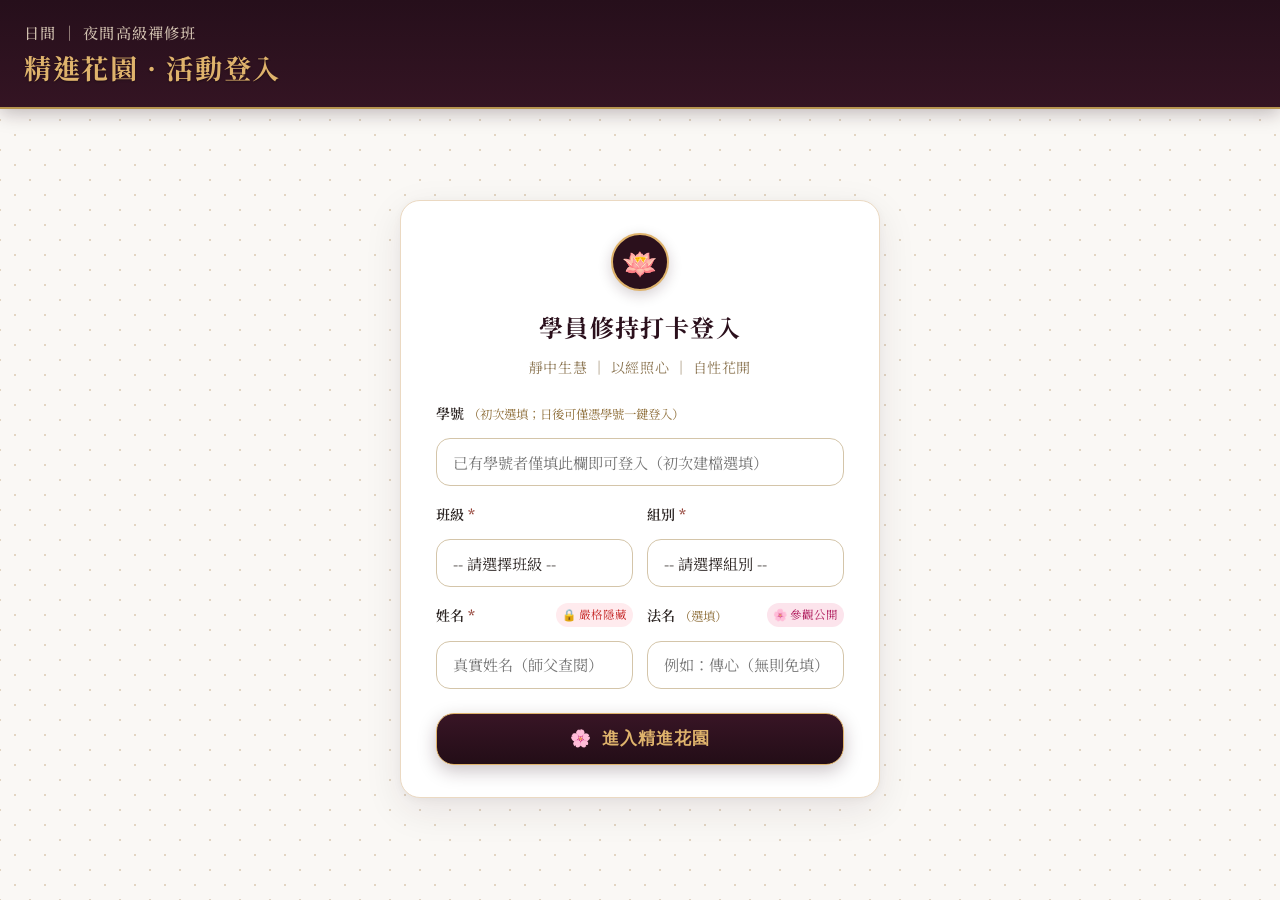
<file: index.html>
<!DOCTYPE html>
<html lang="zh-TW">
<head>
  <meta charset="UTF-8" />
  <meta name="viewport" content="width=device-width, initial-scale=1.0" />
  <title>高級禪修班精進花園_活動登入</title>
  <meta name="title" content="高級禪修班精進花園_活動登入" />
  <meta name="description" content="高級禪修班學員專屬修持花園暨每日打卡平台，靜中生慧，以經照心，自性花開。" />

  <!-- Open Graph / LINE / Facebook / WeChat 轉貼分享預覽 -->
  <meta property="og:type" content="website" />
  <meta property="og:url" content="https://zen-garden-2026.pages.dev/" />
  <meta property="og:title" content="高級禪修班精進花園_活動登入" />
  <meta property="og:description" content="高級禪修班學員專屬修持花園暨每日打卡平台，靜中生慧，以經照心，自性花開。" />
  <meta property="og:image" content="https://zen-garden-2026.pages.dev/assets/images/stage_1_seed.jpg" />

  <!-- Twitter / X 分享卡片 -->
  <meta property="twitter:card" content="summary_large_image" />
  <meta property="twitter:url" content="https://zen-garden-2026.pages.dev/" />
  <meta property="twitter:title" content="高級禪修班精進花園_活動登入" />
  <meta property="twitter:description" content="高級禪修班學員專屬修持花園暨每日打卡平台，靜中生慧，以經照心，自性花開。" />
  <meta property="twitter:image" content="https://zen-garden-2026.pages.dev/assets/images/stage_1_seed.jpg" />
  
  <!-- 典雅宋體字型引入 -->
  <link rel="preconnect" href="https://fonts.googleapis.com">
  <link rel="preconnect" href="https://fonts.gstatic.com" crossorigin>
  <link href="https://fonts.googleapis.com/css2?family=Noto+Serif+TC:wght@300;400;500;600;700&display=swap" rel="stylesheet">
  
  <!-- 核心樣式引入 -->
  <link rel="stylesheet" href="css/style.css">
  <link rel="stylesheet" href="css/collection.css">
</head>
<body>

  <!-- ═══════════════════════════════════════════════════════════════
       1. 登入 / 註冊入口門檻 (採用全新典雅風格：深紫壇金頂部橫幅 ＋ 典雅白卡 ＋ 圓角按鈕 ＋ 手機響應)
       ═══════════════════════════════════════════════════════════════ -->
  <div class="login-gate-screen" id="loginRegisterGate">
    <!-- 頂部沉穩紫金橫幅 (嚴格參照設計樣式) -->
    <header class="gate-top-header">
      <div class="gate-top-sub">日間 ｜ 夜間高級禪修班</div>
      <h1 class="gate-top-title">精進花園 · 活動登入</h1>
    </header>

    <!-- 主體內容區塊 (垂直置中、手機平順滾動) -->
    <div class="gate-body-container">
      <div class="login-gate-card">
        
        <!-- 象徵徽飾與標題 -->
        <div class="gate-badge-wrap">
          <div class="gate-badge-circle">🪷</div>
        </div>
        <h2 class="gate-card-title">學員修持打卡登入</h2>
        <p class="gate-card-subtitle">靜中生慧 ｜ 以經照心 ｜ 自性花開</p>

        <div id="gateErrorMsg" style="display:none; background:#ffebee; border:1px solid #ef5350; border-radius:12px; padding:0.6rem 1rem; color:#c62828; font-size:0.88rem; margin-bottom:1rem; font-weight:600; text-align:left;"></div>

        <!-- 學員登入面板 -->
        <div id="gateStudentPanel">
          <form id="gateForm" onsubmit="handleLoginOrRegister(event)">
            <!-- 學號 (初次選填，日後可憑學號一鍵登入) -->
            <div class="form-group gate-compact-group">
              <label class="form-label" for="gateStudentNo">
                <span>學號 <small style="font-weight: normal; color: var(--gold-bronze); font-size: 0.78rem;">（初次選填；日後可僅憑學號一鍵登入）</small></span>
                <span id="gateStudentNoStatus" style="font-size: 0.75rem; color: #2e7d32; font-weight: 600; display: none;">✅ 已辨識舊生學號</span>
              </label>
              <input type="text" id="gateStudentNo" class="form-control gate-styled-input" placeholder="已有學號者僅填此欄即可登入（初次建檔選填）" autocomplete="off" oninput="handleStudentNoInput(this.value)">
              <div id="gateStudentFoundBadge" style="display: none; background: #e8f5e9; border: 1px solid #a5d6a7; border-radius: 10px; padding: 6px 12px; margin-top: 6px; font-size: 0.82rem; color: #1b5e20; text-align: left;">
                ✨ 已查得建檔紀錄：<strong id="gateFoundInfo"></strong>，點擊下方即可直接進入！
              </div>
            </div>

            <!-- 班級 ＆ 組別（雙欄排版，手機自動自適應單欄） -->
            <div class="gate-form-row">
              <div class="form-group gate-compact-group">
                <label class="form-label" for="gateClassType">
                  <span>班級 <strong style="color: var(--vermilion);">*</strong></span>
                </label>
                <select id="gateClassType" class="form-control gate-styled-input">
                  <option value="">-- 請選擇班級 --</option>
                  <option value="日高">日高班</option>
                  <option value="夜高">夜高班</option>
                </select>
              </div>

              <div class="form-group gate-compact-group">
                <label class="form-label" for="gateGroupName">
                  <span>組別 <strong style="color: var(--vermilion);">*</strong></span>
                </label>
                <select id="gateGroupName" class="form-control gate-styled-input">
                  <option value="">-- 請選擇組別 --</option>
                  <option value="A1">A1</option>
                  <option value="A2">A2</option>
                  <option value="B1">B1</option>
                  <option value="B2">B2</option>
                  <option value="B3">B3</option>
                  <option value="B4">B4</option>
                </select>
              </div>
            </div>

            <!-- 真實姓名 ＆ 法名（法名為非必要選填） -->
            <div class="gate-form-row">
              <div class="form-group gate-compact-group">
                <label class="form-label gate-label-split" for="gateRealName">
                  <span>姓名 <strong style="color: var(--vermilion);">*</strong></span>
                  <span class="gate-privacy-tag lock">🔒 嚴格隱藏</span>
                </label>
                <input type="text" id="gateRealName" class="form-control gate-styled-input" placeholder="真實姓名（師父查閱）" autocomplete="off" oninput="handleRealNameInput(this.value)">
                <div id="gateRealNameMismatchHint" style="display: none; color: #c62828; font-size: 0.78rem; font-weight: 700; margin-top: 4px;"></div>
              </div>

              <div class="form-group gate-compact-group">
                <label class="form-label gate-label-split" for="gateDharmaName">
                  <span>法名 <small style="font-weight: normal; color: var(--gold-bronze); font-size: 0.78rem;">（選填）</small></span>
                  <span class="gate-privacy-tag flower">🌸 參觀公開</span>
                </label>
                <input type="text" id="gateDharmaName" class="form-control gate-styled-input" placeholder="例如：傳心（無則免填）" autocomplete="off">
              </div>
            </div>

            <!-- 主要進入按鈕 (圓角典雅按鈕) -->
            <button type="submit" class="gate-btn-submit" id="btnGateSubmit">
              <span>🌸</span> 進入精進花園
            </button>
          </form>
        </div>

        </div>

      </div>
    </div>
  </div>

  <!-- ═══════════════════════════════════════════════════════════════
       2. 主要應用介面 (登入後展開：頂部導覽 ＋ 花園 ＋ 精簡打卡)
       ═══════════════════════════════════════════════════════════════ -->
  <div id="mainAppInterface" style="display: none;">

    <!-- 頂部導覽列 -->
    <header class="app-header">
      <div class="app-header-inner">
        <a href="index.html" class="app-brand">
          <div class="brand-icon-circle">慶</div>
          <div class="brand-name-group">
            <h1>精進花園</h1>
            <span id="brandStudentNo" onclick="handleBrandStudentNoClick(event)" title="點擊補填學號">學號</span>
          </div>
        </a>

        <!-- 學員身分與累積打卡狀態 -->
        <div class="app-header-user-section">
          <div class="app-user-profile-bar">
            <span>👤</span>
            <span id="navStudentTitle" style="font-weight: 700; color: var(--pine-green);">【日高】傳覺</span>
            <span class="badge-class">打卡 <strong id="navCheckinCount">0</strong> 次</span>
          </div>

          <div class="app-nav-actions">
            <button type="button" class="btn-secondary" onclick="openMyHistoryModal()" style="display: flex; align-items: center; gap: 4px; font-weight: 700;">
              <span>📜</span> 我的修持歷程
            </button>
            <a href="garden2d.html" class="btn-primary" style="padding: 0.45rem 1.1rem; font-size: 0.88rem; text-decoration: none;">
              <span>🌸</span> 進入 2D 開心花園
            </a>
            <button type="button" class="btn-secondary" onclick="toggleFriendsDrawer(true)">
              <span>🪷</span> 參觀學員花園
            </button>
            <button type="button" onclick="handleLogout()" style="background: #dc2626 !important; color: #ffffff !important; border: 1px solid #ef4444; padding: 0.45rem 1.1rem; border-radius: var(--radius-sm); font-size: 0.88rem; font-weight: 700; cursor: pointer; display: flex; align-items: center; gap: 5px; box-shadow: 0 2px 6px rgba(220, 38, 38, 0.35);">
              <span>🚪</span> 登出
            </button>
          </div>
        </div>
      </div>
    </header>

    <!-- 主功能頁籤切換：精進花園打卡 VS 般若收集冊 -->
    <div class="main-tabs-bar">
      <button type="button" class="main-tab-btn active" id="tabBtnGarden" onclick="switchMainTab('garden')">
        <span>🌿</span> 精進花園 ＆ 修持打卡
      </button>
      <button type="button" class="main-tab-btn" id="tabBtnCollection" onclick="switchMainTab('collection')">
        <span>🎴</span> 般若收集冊 <span class="tab-badge" id="navCardBadge">0/70</span>
      </button>
    </div>

    <!-- ════ 頁籤內容 1：精進花園 ＆ 修持打卡 ════ -->
    <div id="tabContentGarden">

    <!-- 參觀他人花園頂部提示列 (參觀模式時動態浮現) -->
    <div class="visitor-banner-strip" id="visitorNoticeBanner" style="display: none;">
      <div style="display: flex; align-items: center; gap: 0.7rem; flex-wrap: wrap;">
        <span class="visitor-tag-pill">👀 參觀模式</span>
        <strong id="visitorGardenTitle" style="font-size: 1.05rem;">正在參觀：【日高】傳心 的花園</strong>
        <span style="font-size: 0.82rem; opacity: 0.85;">（安全隱私保護：學號與真實姓名已依法規隱藏）</span>
      </div>
      <div style="display: flex; align-items: center; gap: 0.6rem; flex-wrap: wrap;">
        <button type="button" class="btn-primary" style="padding: 0.4rem 0.95rem; font-size: 0.85rem;" onclick="goToVisited2DGarden()">
          🌸 進入該員 2D 全景花園
        </button>
        <button type="button" class="btn-secondary" style="background: #ffd54f; color: #212121; border: none; font-weight: 700;" onclick="handleRejoiceFriend()">
          🙏 隨喜讚嘆合掌 (<span id="visitorRejoiceCount">0</span>)
        </button>
        <button type="button" class="btn-secondary" style="background: #ffffff; color: #1b332c;" onclick="exitVisitingMode()">
          🌿 返回我的花園
        </button>
      </div>
    </div>

    <!-- ════ 打卡修持數量統計看板 ════ -->
    <section class="practice-stats-strip" id="practiceStatsSection">
      <div class="stats-panel-header" style="display: flex; justify-content: space-between; align-items: center; flex-wrap: wrap; gap: 0.5rem;">
        <div style="display: flex; align-items: center; gap: 0.5rem;">
          <span style="font-size: 1.25rem;">📊</span>
          <h2 style="font-size: 1.15rem; font-weight: 700; color: var(--ink-deep);">個人精進修持數據統計</h2>
          <span id="statStudentLabel" style="font-size: 0.82rem; color: var(--gold-bronze);"></span>
        </div>
        <button type="button" class="btn-secondary" onclick="openMyHistoryModal()" style="font-size: 0.82rem; padding: 0.35rem 0.9rem; font-weight: 700; border-color: var(--pine-green); color: var(--pine-green); background: #ffffff; display: flex; align-items: center; gap: 4px; cursor: pointer;">
          <span>🔍</span> 查閱修持歷程明細
        </button>
      </div>

      <div class="stats-grid-row">
        <!-- 1. 累積打卡次數 -->
        <div class="stat-metric-card" onclick="openMyHistoryModal('all')" style="cursor: pointer;" title="點擊查閱個人全部修持歷程">
          <div class="stat-metric-icon" style="background: #e8f5e9; color: #2e7d32;">🪷</div>
          <div class="stat-metric-info">
            <div class="stat-metric-num" id="statCardCheckins">0</div>
            <div class="stat-metric-label">累積打卡修持次數</div>
          </div>
        </div>

        <!-- 2. 累積禪坐定境次數 -->
        <div class="stat-metric-card" onclick="openMyHistoryModal('meditation')" style="cursor: pointer;" title="點擊查閱禪坐定境明細">
          <div class="stat-metric-icon" style="background: #fff8e1; color: #f57f17;">🧘</div>
          <div class="stat-metric-info">
            <div class="stat-metric-num"><span id="statCardMeditation">0</span> <small style="font-size:0.8rem; font-weight:normal;">次</small></div>
            <div class="stat-metric-label">累積禪坐定境次數</div>
          </div>
        </div>

        <!-- 3. 累積禪坐定境時長 -->
        <div class="stat-metric-card" onclick="openMyHistoryModal('meditation')" style="cursor: pointer;" title="點擊查閱禪坐時長明細">
          <div class="stat-metric-icon" style="background: #fff3e0; color: #e65100;">⏱️</div>
          <div class="stat-metric-info">
            <div class="stat-metric-num"><span id="statCardMeditationMins">0</span> <small style="font-size:0.8rem; font-weight:normal;">分</small></div>
            <div class="stat-metric-label">累積禪坐定境時長</div>
          </div>
        </div>

        <!-- 4. 每日誦經受持次數 -->
        <div class="stat-metric-card" onclick="openMyHistoryModal('sutra')" style="cursor: pointer;" title="點擊查閱誦經受持明細（經書品名）">
          <div class="stat-metric-icon" style="background: #e1f5fe; color: #0288d1;">📖</div>
          <div class="stat-metric-info">
            <div class="stat-metric-num"><span id="statCardSutras">0</span> <small style="font-size:0.8rem; font-weight:normal;">次</small></div>
            <div class="stat-metric-label">每日誦經受持次數</div>
          </div>
        </div>

        <!-- 5. 隨喜讚嘆數 -->
        <div class="stat-metric-card">
          <div class="stat-metric-icon" style="background: #fce4ec; color: #c2185b;">🙏</div>
          <div class="stat-metric-info">
            <div class="stat-metric-num" id="statCardRejoices">0</div>
            <div class="stat-metric-label">學員合掌隨喜功德</div>
          </div>
        </div>

        <!-- 6. 自性修持階段 -->
        <div class="stat-metric-card" style="border-left: 4px solid var(--gold-bronze);">
          <div class="stat-metric-icon" style="background: #f6efe2; color: #8f6f3a;">🌱</div>
          <div class="stat-metric-info">
            <div class="stat-metric-num" id="statCardStage" style="font-size: 1.05rem;">第 1 天｜種子</div>
            <div class="stat-metric-label">自性花園生長境界</div>
          </div>
        </div>
      </div>
    </section>

    <!-- 主內容區 (左右兩欄：花園畫布 ＋ 每日修持打卡) -->
    <main class="main-garden-layout">

      <!-- 左欄：精進修持指南與系統使用說明 (支援摺疊標題) -->
      <section class="practice-guide-card" id="practiceGuideArea">
        
        <!-- 外層大標題摺疊容器 -->
        <details class="main-guide-details" id="mainGuideDetails" open ontoggle="handleMainGuideToggle(this)">
          <summary class="main-guide-summary" title="點擊收合或展開修持指南">
            <div class="guide-header-title-row">
              <div style="display: flex; align-items: center; gap: 0.6rem;">
                <span class="guide-icon-badge">📖</span>
                <div>
                  <h2 class="guide-title">精進修持指南與使用說明</h2>
                  <p class="guide-subtitle">步步踏實 · 五階演化 · 善法開花 · 般若相應</p>
                </div>
              </div>
              <div style="display: flex; align-items: center; gap: 8px; flex-wrap: wrap;">
                <span class="guide-toggle-pill">
                  <span class="toggle-text">點擊收合說明</span>
                  <span class="toggle-arrow">▲</span>
                </span>
              </div>
            </div>
          </summary>

          <!-- 展開後之核心內容本體 -->
          <div class="main-guide-body" id="mainGuideBody">

            <!-- 學員當前修持進度動態提示條 -->
            <div class="guide-user-progress-bar" id="indexStudentProgressNotice">
              <div style="display: flex; align-items: center; gap: 0.5rem; flex-wrap: wrap;">
                <span>🌸</span>
                <span style="font-weight: 700; color: var(--pine-green);">當前境界：<strong id="guideCurrentStage">第一階段 · 春生初萌</strong></span>
                <span class="guide-divider">｜</span>
                <span id="indexStageProgressText">累積打卡 1 天 ｜ 距下一階段（50天）還差 49 天</span>
              </div>
              <a href="garden2d.html" class="guide-view-garden-link">
                <span>🌸</span> 進入 2D 開心花園 &rarr;
              </a>
            </div>

            <!-- 今日惟覺老和尚開示木牌專區 (點擊合掌領受) -->
            <div class="guide-daily-quote-card" onclick="handleWoodenSignClick()" title="點擊恭讀惟覺老和尚開示法語">
              <div class="guide-quote-header">
                <div style="display: flex; align-items: center; gap: 0.5rem;">
                  <span style="font-size: 1.15rem;">📜</span>
                  <strong style="color: #92400e; font-size: 0.95rem;">惟覺老和尚今日開示 · 每日法語</strong>
                </div>
                <button type="button" class="btn-quote-rejoice" onclick="event.stopPropagation(); handleWoodenSignClick()">
                  <span>🙏</span> 合掌領受
                </button>
              </div>
              <div class="guide-quote-body">
                <div class="guide-quote-text" id="guideDailyQuoteSnippet">「人在哪裡，心就在哪裡。做任何事都能專心，這就是定。定中生慧，得大自在。」</div>
                <div class="guide-quote-source" id="guideDailyQuoteSource">—— 《中台月刊》惟覺安公老和尚開示</div>
              </div>
            </div>

            <!-- 說明章節摺疊控制列 -->
            <div class="guide-toggle-bar-row">
              <span style="font-size: 0.85rem; font-weight: 700; color: var(--pine-green);">📚 核心修持指引（點擊標題可單獨摺疊）</span>
              <button type="button" class="btn-toggle-all-guide" id="btnToggleAllGuide" onclick="toggleAllGuideAccordions()">
                <span>➕</span> 全部展開 / 收合
              </button>
            </div>

            <!-- 說明區塊 1：每日修持打卡規範 (摺疊標題) -->
            <details class="guide-accordion-item" open>
              <summary class="guide-accordion-summary">
                <div class="guide-summary-left">
                  <span style="font-size: 1.15rem;">✍️</span>
                  <h3 class="guide-summary-title">每日精進打卡規範</h3>
                  <span class="guide-summary-sub">（靜坐調心 ＆ 每日誦經）</span>
                </div>
                <span class="guide-accordion-arrow">▼</span>
              </summary>
              <div class="guide-accordion-content">
                <div class="guide-grid-two">
                  <div class="guide-item-card">
                    <div class="guide-item-title">
                      <span>🧘</span>
                      <strong>靜坐調心（滋養蓮花）</strong>
                    </div>
                    <p class="guide-item-desc">
                      登記每日禪坐時長，亦可啟用線上引磬計時器沉澱心緒。打卡功德將注入蓮池，長出清淨白蓮。
                    </p>
                  </div>

                  <div class="guide-item-card">
                    <div class="guide-item-title">
                      <span>📖</span>
                      <strong>每日誦經（盛開太陽花）</strong>
                    </div>
                    <p class="guide-item-desc">
                      可選讀《金剛經》、《藥師經》、《普門品》或自填經典，無卷數壓力。智慧甘露滋潤草皮盛開向陽花。
                    </p>
                  </div>
                </div>

                <div class="guide-tips-note">
                  <span>💡</span>
                  <div><strong>彈性發心與補填</strong>：靜坐與誦經預設皆不勾選，可單修、可雙修；若前日忙碌，可勾選「補打卡之前時間」補填過往修持。</div>
                </div>
              </div>
            </details>

            <!-- 說明區塊 2：2D 開心花園生長規則 (摺疊標題) -->
            <details class="guide-accordion-item" open>
              <summary class="guide-accordion-summary">
                <div class="guide-summary-left">
                  <span style="font-size: 1.15rem;">🌸</span>
                  <h3 class="guide-summary-title">2D 開心花園生長規則</h3>
                  <span class="guide-summary-sub">（每 3 天修持盛開 1 朵花）</span>
                </div>
                <span class="guide-accordion-arrow">▼</span>
              </summary>
              <div class="guide-accordion-content">
                <p class="guide-section-intro">
                  修行如春雨潤物，修持打卡<strong>每 3 天</strong>長成 1 朵完全盛開的花朵，分為三個階段次第生長：
                </p>
                <div class="guide-flower-steps">
                  <div class="flower-step-item">
                    <div class="flower-step-badge">第 1 天</div>
                    <div class="flower-step-icon">🌱</div>
                    <div class="flower-step-name">初萌種子 / 嫩芽</div>
                    <div class="flower-step-sub">破土新綠 · 初發善心</div>
                  </div>
                  <div class="flower-step-arrow">&rarr;</div>
                  <div class="flower-step-item">
                    <div class="flower-step-badge">第 2 天</div>
                    <div class="flower-step-icon">🌿</div>
                    <div class="flower-step-name">含苞待放 / 圓蕾</div>
                    <div class="flower-step-sub">翠綠立苞 · 精進相續</div>
                  </div>
                  <div class="flower-step-arrow">&rarr;</div>
                  <div class="flower-step-item active">
                    <div class="flower-step-badge">第 3 天</div>
                    <div class="flower-step-icon">🪷</div>
                    <div class="flower-step-name">萬德盛開（完成 1 朵）</div>
                    <div class="flower-step-sub">完全盛開 · 得抽卡次數</div>
                  </div>
                </div>
                <p style="font-size: 0.82rem; color: var(--ink-faint); margin-top: 0.6rem;">
                  ※ 靜坐長成池中蓮花、誦經長成草皮向陽花。點擊「進入 2D 開心花園」可觀看生動微風動態與飄櫻落楓粒子。
                </p>
              </div>
            </details>

            <!-- 說明區塊 3：五大修行階段 · 四季生長演化 (摺疊標題) -->
            <details class="guide-accordion-item" open>
              <summary class="guide-accordion-summary">
                <div class="guide-summary-left">
                  <span style="font-size: 1.15rem;">🌿</span>
                  <h3 class="guide-summary-title">五大修持境界 · 四季生長演化</h3>
                  <span class="guide-summary-sub">（循序漸進 · 菩提圓融）</span>
                </div>
                <span class="guide-accordion-arrow">▼</span>
              </summary>
              <div class="guide-accordion-content">
                <p class="guide-section-intro">
                  修持不急不退，隨功行累積循序漸進，整年 365 天四季演化圓融：
                </p>
                <div class="guide-stages-list">
                  <div class="guide-stage-row">
                    <div class="stage-tag s1">第一階段</div>
                    <div class="stage-info">
                      <strong>春生初萌（2026/09/29 ～ 2026/11/16 · 累積 1 ～ 49 天）</strong>
                      <p>初耕心地，澄澈池水與無泥草皮，善法金種深植心田，老和尚木牌法語指引初心。</p>
                    </div>
                  </div>

                  <div class="guide-stage-row">
                    <div class="stage-tag s2">第二階段</div>
                    <div class="stage-info">
                      <strong>庭園初展（2026/11/17 ～ 2027/01/16 · 累積 50 ～ 110 天）</strong>
                      <p>庭園開展，石徑延展，池面澄明，菩提生機日盛，定中生慧得大自在。</p>
                    </div>
                  </div>

                  <div class="guide-stage-row">
                    <div class="stage-tag s3">第三階段</div>
                    <div class="stage-info">
                      <strong>菩提成林（2027/01/17 ～ 2027/03/30 · 累積 111 ～ 183 天）</strong>
                      <p>茂林修竹，樹林漸密，草房日益寬廣，同位置澄澈蓮池，甘露法流不息。</p>
                    </div>
                  </div>

                  <div class="guide-stage-row">
                    <div class="stage-tag s4">第四階段</div>
                    <div class="stage-info">
                      <strong>金秋豐收（2027/03/31 ～ 2027/06/23 · 累積 184 ～ 268 天）</strong>
                      <p>丹楓金杏，秋林深密，大禪堂莊嚴安住，行一切善法，心中無住。</p>
                    </div>
                  </div>

                  <div class="guide-stage-row">
                    <div class="stage-tag s5">第五階段</div>
                    <div class="stage-info">
                      <strong>夜睹明星（2027/06/24 ～ 2027/09/28 · 累積 269 ～ 365+ 天）</strong>
                      <p>在安靜下來的時候，看見那一顆屬於自己的星。夜睹明星，明心見性，一整年修持圓滿大成！</p>
                    </div>
                  </div>
                </div>
              </div>
            </details>

            <!-- 說明區塊 4：妙法寶匣 · 抽取法語卡規範 (摺疊標題) -->
            <details class="guide-accordion-item" open>
              <summary class="guide-accordion-summary">
                <div class="guide-summary-left">
                  <span style="font-size: 1.15rem;">🎴</span>
                  <h3 class="guide-summary-title">妙法寶匣 · 抽取法語卡規範</h3>
                  <span class="guide-summary-sub">（迎新 5 包 ＋ 開花再獲 1 包）</span>
                </div>
                <span class="guide-accordion-arrow">▼</span>
              </summary>
              <div class="guide-accordion-content">
                <div class="guide-gacha-info-box">
                  <div class="gacha-rule-pill">
                    <span>🎁</span>
                    <div>
                      <strong>登入迎新禮</strong>
                      <div>初次登入立即免費獲贈 <strong>5 包</strong> 法語卡包。</div>
                    </div>
                  </div>
                  <div class="gacha-rule-pill">
                    <span>🪷</span>
                    <div>
                      <strong>2D 花園開花得抽卡次數</strong>
                      <div>開心花園中<strong>每長成 1 朵完全盛開花</strong>（修持打卡每 3 天），即可再開啟 <strong>1 包</strong>！</div>
                    </div>
                  </div>
                  <div class="gacha-rule-pill">
                    <span>🌟</span>
                    <div>
                      <strong>70 張殊勝法語卡 ＆ 保底機制</strong>
                      <div>分為 R、SR、SSR、UR、USR；每 15 抽未得 SSR，第 16 抽必出 SSR 以上圓滿卡。</div>
                    </div>
                  </div>
                </div>
              </div>
            </details>

            <!-- 快捷入口按鈕列 -->
            <div class="guide-action-buttons">
              <a href="garden2d.html" class="btn-primary" style="text-decoration: none;">
                <span>🌸</span> 進入 2D 開心花園全景
              </a>
              <button type="button" class="btn-secondary" onclick="switchMainTab('collection')">
                <span>🎴</span> 開啟般若收集冊（抽卡與圖鑑）
              </button>
            </div>

          </div> <!-- end #mainGuideBody -->
        </details>

      </section>

      <!-- 右欄：每日精進修持打卡面板 (可只每日誦經或只有靜坐) -->
      <section class="checkin-panel-card" id="dailyCheckinCard">
        <div class="panel-header-row">
          <h2><span>✍️</span> 每日精進修持打卡</h2>
          <span style="font-size: 0.82rem; color: var(--gold-bronze);">自性自度 · 日日用功</span>
        </div>

        <!-- 打卡成功提示框 -->
        <div id="checkinSuccessNotice" style="display: none; background: #e8f5e9; border: 1px solid #81c784; border-radius: 8px; padding: 0.8rem 1rem; margin-bottom: 1.2rem; color: #2e7d32; font-size: 0.92rem; line-height: 1.6;"></div>

        <form id="dailyCheckinForm" onsubmit="handleCheckinSubmit(event)">
          
          <!-- 補填過往歷史時間開關 -->
          <div class="backdate-toggle-box">
            <label style="display: flex; align-items: center; gap: 0.5rem; cursor: pointer; font-size: 0.88rem; color: var(--gold-bronze); font-weight: 600;">
              <input type="checkbox" id="checkBackdate" onchange="toggleBackdateCheckin(this.checked)">
              <span>補打卡之前時間（補填過往修持）</span>
            </label>
            <div id="backdatePickerWrap" style="display: none; width: 100%; margin-top: 0.5rem;">
              <input type="datetime-local" id="formCheckinTime" class="form-control" style="width: 100%;" min="2026-09-29T00:00">
              <div style="font-size: 0.78rem; color: #b78103; margin-top: 0.35rem; display: flex; align-items: center; gap: 4px;">
                <span>📅</span>
                <span>打卡自 2026/09/29 (二) 正式啟動，9/29 以前日期反白無法選擇</span>
              </div>
            </div>
          </div>

          <!-- 修持定課勾選（自選：可只誦經或只有靜坐） -->
          <div style="margin-bottom: 1.2rem;">
            <div style="display: flex; justify-content: space-between; align-items: center; margin-bottom: 0.6rem;">
              <span style="font-size: 0.92rem; font-weight: 700; color: var(--ink-deep);">修持項目自選</span>
              <span style="font-size: 0.78rem; color: var(--gold-bronze);">可只誦經或只靜坐（至少選一項）</span>
            </div>

            <!-- 1. 靜坐勾選項 -->
            <div style="background: var(--bg-card-sub); border: 1px solid var(--border-light); border-radius: var(--radius-md); padding: 0.75rem 1rem; margin-bottom: 0.75rem;">
              <label style="display: flex; align-items: center; gap: 0.6rem; cursor: pointer; font-weight: 600; font-size: 0.92rem; color: var(--ink-deep);">
                <input type="checkbox" id="checkMeditation" onchange="toggleMeditationOption(this.checked)" style="accent-color: var(--pine-green); transform: scale(1.15);">
                <span>🧘 靜坐調心</span>
              </label>
              <div id="wrapMeditationMins" style="display: none; margin-top: 0.6rem; padding-left: 1.8rem;">
                <div style="display: flex; align-items: center; gap: 0.5rem;">
                  <input type="number" id="formMeditationMins" class="form-control" min="5" step="5" value="30" placeholder="例如：30" style="width: 130px;">
                  <span style="font-size: 0.85rem; color: var(--ink-muted);">分鐘</span>
                </div>
              </div>
            </div>

            <!-- 2. 每日誦經勾選項 -->
            <div style="background: var(--bg-card-sub); border: 1px solid var(--border-light); border-radius: var(--radius-md); padding: 0.75rem 1rem;">
              <label style="display: flex; align-items: center; gap: 0.6rem; cursor: pointer; font-weight: 600; font-size: 0.92rem; color: var(--ink-deep);">
                <input type="checkbox" id="checkSutra" onchange="toggleSutraOption(this.checked)" style="accent-color: var(--pine-green); transform: scale(1.15);">
                <span>📖 每日誦經</span>
              </label>
              <div id="wrapSutraSelect" style="display: none; margin-top: 0.6rem; padding-left: 1.8rem;">
                <select id="formSutraSelect" class="form-control" onchange="handleSutraSelectChange(this.value)">
                  <option value="">-- 請選擇今日持誦經典 --</option>
                  <option value="金剛經" selected>金剛般若波羅蜜經（金剛經）</option>
                  <option value="藥師經">藥師琉璃光如來本願功德經（藥師經）</option>
                  <option value="普門品">觀世音菩薩普門品</option>
                  <option value="自訂經典">自訂其他經典……</option>
                </select>
                <input type="text" id="formCustomSutra" class="form-control" placeholder="請填寫您自訂持誦的經典名稱" style="display: none; margin-top: 0.5rem;">
              </div>
            </div>
          </div>

          <!-- 用功隨感 / 迴向心得 (選填) -->
          <div class="form-group">
            <label class="form-label" for="formPracticeNote">
              <span>💭 用功隨感 / 迴向</span>
              <span style="font-size: 0.8rem; color: var(--ink-faint);">選填</span>
            </label>
            <textarea id="formPracticeNote" class="form-control" rows="3" placeholder="今日修持體會、法喜隨喜，或發心迴向法界眾生……"></textarea>
          </div>

          <!-- 送出打卡按鈕 -->
          <button type="submit" id="btnSubmitCheckin" class="btn-primary" style="width: 100%; margin-top: 0.5rem;">
            <span>🪷</span> 功德注入蓮池 · 完成今日修持
          </button>
        </form>
      </section>
    </main>
    </div> <!-- end #tabContentGarden -->

    <!-- ════ 頁籤內容 2：般若收集冊 (StockBoss 收集冊風格) ════ -->
    <div id="tabContentCollection" style="display: none;" class="collection-container">
      <!-- 收集冊頂部看板 -->
      <div class="collection-header-card">
        <div class="collection-title-wrap">
          <h2 class="collection-title">般若收集冊</h2>
          <p class="collection-subtitle">每一張卡都是一份智慧 · 每一則法語都是照破無明的心燈</p>
        </div>

        <div>
          <span class="collection-edition-pill">第一彈 · 靈泉月現</span>
        </div>

        <!-- 收集進度條 -->
        <div class="collection-progress-wrap">
          <div class="collection-progress-bar">
            <div class="collection-progress-fill" id="colProgressFill"></div>
          </div>
          <div class="collection-progress-stats">
            <span id="colProgressStats">已收集 0 / 70 (0%)</span>
            <span class="collection-ticket-status" id="colTicketBadge">
              🎴 剩餘抽卡機會：<strong style="color: #b45309;">5</strong> 次
            </span>
          </div>
        </div>

        <!-- 抽卡操作按鈕群 -->
        <div class="collection-header-actions">
          <button type="button" class="btn-gacha-main" id="btnStartGacha" onclick="openGachaDrawModal()">
            <span>✨</span> 恭請今日法語（開啟寶匣）
          </button>
          <button type="button" class="btn-rates-outline" onclick="openRatesModal()">
            <span>📊</span> 機率與規則公告
          </button>
        </div>
      </div>

      <!-- 稀有度過濾標籤列 -->
      <div class="rarity-tabs-row" id="rarityTabsRow">
        <!-- 由 collection.js 動態渲染 -->
      </div>

      <!-- 70 張卡牌展示宮格 -->
      <div class="cards-grid-container" id="dharmaCardsGrid">
        <!-- 由 collection.js 動態渲染 -->
      </div>
    </div> <!-- end #tabContentCollection -->

  </div> <!-- end #mainAppInterface -->

  <!-- ═══════════════════════════════════════════════════════════════
       3. 彈窗與抽屜元件
       ═══════════════════════════════════════════════════════════════ -->

  <!-- 蓮池海會 · 學員名錄抽屜 (參觀他人花園，嚴格過濾隱藏學號與真實姓名) -->
  <div class="friends-drawer-backdrop" id="friendsDrawerModal" onclick="if(event.target===this) toggleFriendsDrawer(false)">
    <div class="friends-drawer-content">
      <div class="drawer-top-banner">
        <div>
          <h3 style="font-size: 1.15rem; font-weight: 700;">🌸 蓮池海會 · 學員花園</h3>
          <p style="font-size: 0.75rem; opacity: 0.85; margin-top: 2px;">
            🔒 隱私保護：僅公開班級與法名，姓名學號絕對隱藏
          </p>
        </div>
        <button type="button" onclick="toggleFriendsDrawer(false)" style="background: none; border: none; color: #ffffff; font-size: 1.6rem; cursor: pointer; line-height: 1;">&times;</button>
      </div>

      <!-- 班級快速篩選 -->
      <div style="display: flex; gap: 0.5rem; padding: 0.75rem 1rem; border-bottom: 1px solid var(--border-light); background: #fbfbfb;">
        <button type="button" class="btn-secondary" style="padding: 0.25rem 0.8rem; font-size: 0.82rem;" onclick="loadFriendsList('')">全部學員</button>
        <button type="button" class="btn-secondary" style="padding: 0.25rem 0.8rem; font-size: 0.82rem;" onclick="loadFriendsList('日高')">日高班</button>
        <button type="button" class="btn-secondary" style="padding: 0.25rem 0.8rem; font-size: 0.82rem;" onclick="loadFriendsList('夜高')">夜高班</button>
      </div>

      <!-- 學員名錄列表容器 -->
      <div id="friendsDrawerList" style="flex: 1; overflow-y: auto; padding: 1rem;">
        <div style="text-align: center; padding: 2rem; color: #888;">連線蓮池海會名錄……</div>
      </div>
    </div>
  </div>

  <!-- 惟覺安公老和尚《中台月刊》開示法語彈窗 -->
  <div class="zen-quote-overlay" id="woodenQuoteModal" onclick="if(event.target===this) closeWoodenQuoteModal()">
    <div class="zen-quote-dialog">
      <div style="display: flex; align-items: center; justify-content: space-between; border-bottom: 1px solid var(--border-light); padding-bottom: 0.8rem;">
        <div style="display: flex; align-items: center; gap: 0.5rem;">
          <span style="font-size: 1.4rem;">📜</span>
          <h3 style="font-size: 1.15rem; font-weight: 700; color: var(--ink-deep);">惟覺安公老和尚法語開示</h3>
        </div>
        <button type="button" onclick="closeWoodenQuoteModal()" style="background: none; border: none; font-size: 1.5rem; color: var(--ink-muted); cursor: pointer;">&times;</button>
      </div>

      <div id="woodenQuoteModalText" style="font-size: 1.15rem; line-height: 1.9; color: var(--ink-deep); margin: 1.5rem 0; font-weight: 500;">
        「人在哪裡，心在哪裡。一念清淨，即是自性花開。」
      </div>

      <div id="woodenQuoteSource" style="text-align: right; font-size: 0.85rem; color: var(--gold-bronze); font-style: italic; margin-bottom: 1.5rem;">
        ——《中台月刊》老和尚法語開示
      </div>

      <div style="display: flex; justify-content: flex-end;">
        <button type="button" class="btn-primary" onclick="closeWoodenQuoteModal()" style="padding: 0.48rem 1.6rem; font-size: 0.95rem;">
          合掌領受 🙏
        </button>
      </div>
    </div>
  </div>

  <!-- ════ 學員卡與學號管理互動彈窗 (點擊「學號」時彈出：出示報到 QR Code ｜ 修改學號) ════ -->
  <div class="zen-quote-overlay" id="bindStudentNoModal" style="display: none;" onclick="if(event.target===this) closeStudentCardModal()">
    <div class="zen-quote-dialog" style="max-width: 460px; width: 92%; padding: 1.8rem; border-radius: 20px;">
      
      <!-- 視圖 1：功能選單 (Panel 1: Action Menu) -->
      <div id="studentCardMenuPanel">
        <!-- 頂部學員證小卡 -->
        <div class="student-id-badge-header">
          <div style="display: flex; align-items: center; justify-content: space-between; margin-bottom: 0.8rem;">
            <div style="display: flex; align-items: center; gap: 0.5rem;">
              <span style="font-size: 1.4rem;">🪷</span>
              <h3 style="font-size: 1.15rem; font-weight: 700; color: var(--ink-deep); margin: 0;">學員修持報到卡</h3>
            </div>
            <button type="button" onclick="closeStudentCardModal()" style="background: none; border: none; font-size: 1.5rem; color: var(--ink-muted); cursor: pointer; line-height: 1;">&times;</button>
          </div>
          
          <div class="student-id-badge-info">
            <div class="badge-profile-row">
              <span class="badge-class-pill" id="studentMenuClassTag">日高 B3</span>
              <span class="badge-student-name" id="studentMenuName">精進學員</span>
              <span class="badge-dharma-name" id="studentMenuDharma"></span>
            </div>
            <div class="badge-no-row">
              <span class="badge-no-label">目前學號：</span>
              <span class="badge-no-val" id="studentMenuNoVal">尚未綁定</span>
            </div>
          </div>
        </div>

        <!-- 兩個核心選項按鈕 -->
        <div style="display: flex; flex-direction: column; gap: 12px; margin: 1.3rem 0;">
          
          <!-- 選項 1：出示 9 碼數字 QRcode -->
          <button type="button" class="student-action-card-btn" onclick="showStudentQRCodeView()" style="display: flex; align-items: center; gap: 1rem; padding: 1rem 1.2rem; background: #f0fdf4; border: 2px solid #86efac; border-radius: 14px; text-align: left; cursor: pointer; transition: all 0.2s ease;">
            <div style="font-size: 1.8rem; background: #ffffff; width: 50px; height: 50px; display: flex; align-items: center; justify-content: center; border-radius: 12px; box-shadow: 0 2px 6px rgba(0,0,0,0.06); flex-shrink: 0;">
              📱
            </div>
            <div style="flex: 1;">
              <div style="font-size: 1.05rem; font-weight: 700; color: #166534; display: flex; align-items: center; gap: 6px;">
                <span>出示報到 QR Code</span>
                <span style="font-size: 0.72rem; background: #22c55e; color: #fff; padding: 1px 7px; border-radius: 10px; font-weight: 600;">9碼數字</span>
              </div>
              <div style="font-size: 0.82rem; color: #4b5563; margin-top: 3px; line-height: 1.4;">
                法會快速報到、實體禪修上課條碼機掃描專用
              </div>
            </div>
            <span style="font-size: 1.3rem; color: #166534;">➔</span>
          </button>

          <!-- 選項 2：改學號 -->
          <button type="button" class="student-action-card-btn" onclick="showStudentEditNoView()" style="display: flex; align-items: center; gap: 1rem; padding: 1rem 1.2rem; background: #fefce8; border: 2px solid #fde047; border-radius: 14px; text-align: left; cursor: pointer; transition: all 0.2s ease;">
            <div style="font-size: 1.8rem; background: #ffffff; width: 50px; height: 50px; display: flex; align-items: center; justify-content: center; border-radius: 12px; box-shadow: 0 2px 6px rgba(0,0,0,0.06); flex-shrink: 0;">
              ✏️
            </div>
            <div style="flex: 1;">
              <div style="font-size: 1.05rem; font-weight: 700; color: #854d0e;">
                修改 / 補填學號
              </div>
              <div style="font-size: 0.82rem; color: #4b5563; margin-top: 3px; line-height: 1.4;">
                更正綁定之學號，歷史修持打卡與花園完整保留
              </div>
            </div>
            <span style="font-size: 1.3rem; color: #854d0e;">➔</span>
          </button>

        </div>

        <!-- 關閉按鈕 -->
        <div style="display: flex; justify-content: flex-end;">
          <button type="button" class="btn-secondary" onclick="closeStudentCardModal()" style="padding: 0.5rem 1.4rem; font-size: 0.9rem;">
            關閉
          </button>
        </div>
      </div>

      <!-- 視圖 2：出示 9 碼數字 QRcode (Panel 2: QR Code Display) -->
      <div id="studentQRCodePanel" style="display: none;">
        <div style="display: flex; align-items: center; justify-content: space-between; border-bottom: 1px solid var(--border-light); padding-bottom: 0.8rem; margin-bottom: 1rem;">
          <button type="button" onclick="showStudentMenuDefaultView()" style="background: none; border: none; font-size: 0.9rem; font-weight: 700; color: var(--pine-green); cursor: pointer; display: flex; align-items: center; gap: 4px; padding: 0;">
            ◀ 返回選項
          </button>
          <h3 style="font-size: 1.12rem; font-weight: 700; color: var(--ink-deep); margin: 0;">法會報到 QR Code</h3>
          <button type="button" onclick="closeStudentCardModal()" style="background: none; border: none; font-size: 1.5rem; color: var(--ink-muted); cursor: pointer; line-height: 1;">&times;</button>
        </div>

        <!-- 實體報到卡樣式 -->
        <div class="student-qr-card-frame" style="background: linear-gradient(145deg, #ffffff, #f7faf8); border: 2px solid #bbf7d0; border-radius: 16px; padding: 1.3rem 1.2rem; text-align: center; box-shadow: 0 4px 16px rgba(45,76,66,0.08);">
          <div style="display: inline-block; background: #e8f5e9; color: #2e7d32; font-size: 0.78rem; font-weight: 700; padding: 2px 10px; border-radius: 20px; margin-bottom: 6px;">
            普慶精舍 · 實體活動報到
          </div>
          <div style="font-size: 1.2rem; font-weight: 800; color: var(--ink-deep); margin-bottom: 2px;" id="qrCardStudentName">
            精進學員
          </div>
          <div style="font-size: 0.85rem; color: #6b7280; margin-bottom: 1rem;" id="qrCardClassDharma">
            日高 · 法名：傳某
          </div>

          <!-- QR Code 容器 -->
          <div style="display: flex; justify-content: center; align-items: center; margin: 0 auto; background: #ffffff; padding: 10px; border-radius: 14px; box-shadow: 0 2px 10px rgba(0,0,0,0.06); width: 220px; height: 220px; border: 1px solid #e5e7eb;">
            <div id="studentQRCodeContainer" style="width: 200px; height: 200px;"></div>
          </div>

          <!-- 9 碼數字大字展示 -->
          <div style="margin-top: 1rem;">
            <div style="font-size: 0.8rem; color: #6b7280; font-weight: 600;">9 碼學員編號</div>
            <div id="qrCardStudentNoNumber" style="font-size: 1.7rem; font-weight: 800; letter-spacing: 4px; font-family: 'Consolas', 'Courier New', monospace; color: #166534; margin: 2px 0 6px;">
              000000000
            </div>
          </div>

          <div style="font-size: 0.78rem; color: #64748b; line-height: 1.5; margin-top: 6px;">
            💡 請向執事人員出示此畫面，供掃描機快速識別簽到
          </div>
        </div>

        <!-- 底部按鈕 -->
        <div style="display: flex; justify-content: space-between; align-items: center; margin-top: 1.2rem; gap: 8px;">
          <button type="button" class="btn-secondary" onclick="saveQRCodeAsImage()" style="display: flex; align-items: center; gap: 6px; font-size: 0.88rem; padding: 0.5rem 1rem;">
            <span>💾</span> 儲存 QR Code 圖片
          </button>
          <button type="button" class="btn-primary" onclick="closeStudentCardModal()" style="padding: 0.5rem 1.4rem; font-size: 0.9rem;">
            完成
          </button>
        </div>
      </div>

      <!-- 視圖 3：改學號表單 (Panel 3: Edit Student No) -->
      <div id="studentEditNoPanel" style="display: none;">
        <div style="display: flex; align-items: center; justify-content: space-between; border-bottom: 1px solid var(--border-light); padding-bottom: 0.8rem; margin-bottom: 1rem;">
          <button type="button" onclick="showStudentMenuDefaultView()" style="background: none; border: none; font-size: 0.9rem; font-weight: 700; color: var(--pine-green); cursor: pointer; display: flex; align-items: center; gap: 4px; padding: 0;">
            ◀ 返回選項
          </button>
          <h3 id="bindModalTitle" style="font-size: 1.15rem; font-weight: 700; color: var(--ink-deep); margin: 0;">修改 / 補填學號</h3>
          <button type="button" onclick="closeStudentCardModal()" style="background: none; border: none; font-size: 1.5rem; color: var(--ink-muted); cursor: pointer; line-height: 1;">&times;</button>
        </div>

        <div style="margin: 1.2rem 0;">
          <p id="bindModalDesc" style="font-size: 0.88rem; color: #4b5563; line-height: 1.6; margin-bottom: 0.8rem;">
            您好，<strong id="bindStudentProfileName" style="color: var(--pine-green);"></strong>！<br>
            更正學號後，過往修持打卡總數與蓮花成長將<strong>完整保留</strong>，日後即可憑新學號一鍵快速登入！
          </p>

          <div id="bindStudentNoErr" style="display: none; background: #fee2e2; border: 1px solid #f87171; border-radius: 8px; padding: 0.5rem 0.8rem; color: #b91c1c; font-size: 0.84rem; margin-bottom: 0.8rem; font-weight: 600; line-height: 1.5;"></div>

          <div class="form-group" style="margin-bottom: 0;">
            <label class="form-label" for="inputBindStudentNo" style="font-size: 0.88rem; font-weight: 700; margin-bottom: 0.4rem; display: block;">
              請輸入 9 碼學號 <strong style="color: var(--vermilion);">*</strong>
            </label>
            <input type="text" id="inputBindStudentNo" class="form-control" placeholder="例如：114023672" style="font-size: 1.1rem; padding: 0.65rem 0.9rem; letter-spacing: 2px; font-family: monospace;" autocomplete="off" onkeydown="if(event.key==='Enter') executeBindStudentNo()">
          </div>
        </div>

        <div style="display: flex; justify-content: flex-end; gap: 10px;">
          <button type="button" class="btn-secondary" onclick="showStudentMenuDefaultView()" style="padding: 0.5rem 1.2rem; font-size: 0.9rem;">
            取消
          </button>
          <button type="button" class="btn-primary" onclick="executeBindStudentNo()" style="padding: 0.5rem 1.4rem; font-size: 0.9rem;">
            🌸 確認更正綁定
          </button>
        </div>
      </div>

    </div>
  </div>

  <!-- 個人修持歷程與打卡明細查詢彈窗 -->
  <div class="zen-quote-overlay" id="myHistoryModal" style="display: none;" onclick="if(event.target===this) closeMyHistoryModal()">
    <div class="zen-quote-dialog" style="max-width: 720px; width: 95%; max-height: 88vh; display: flex; flex-direction: column; padding: 0; overflow: hidden; border-radius: var(--radius-lg, 14px);">
      
      <!-- 彈窗頂部 -->
      <div style="display: flex; align-items: center; justify-content: space-between; padding: 1.1rem 1.4rem; background: var(--bg-card); border-bottom: 1px solid var(--border-light);">
        <div>
          <div style="display: flex; align-items: center; gap: 0.5rem;">
            <span style="font-size: 1.3rem;">📜</span>
            <h3 style="font-size: 1.15rem; font-weight: 700; color: var(--ink-deep); margin: 0;">個人精進修持歷程與打卡明細</h3>
          </div>
          <div id="historyModalStudentBadge" style="font-size: 0.84rem; color: var(--gold-bronze); margin-top: 4px; font-weight: 600;"></div>
        </div>
        <button type="button" onclick="closeMyHistoryModal()" style="background: none; border: none; font-size: 1.6rem; color: var(--ink-muted); cursor: pointer; line-height: 1;">&times;</button>
      </div>

      <!-- 四項統計匯總條 -->
      <div style="background: #fbfbfb; border-bottom: 1px solid var(--border-light); padding: 0.8rem 1.4rem; display: grid; grid-template-columns: repeat(auto-fit, minmax(130px, 1fr)); gap: 0.75rem;">
        <div style="background: #ffffff; border: 1px solid #e5e7eb; border-radius: 8px; padding: 0.5rem 0.8rem; text-align: center;">
          <div style="font-size: 0.75rem; color: var(--ink-muted);">🪷 總打卡次數</div>
          <div style="font-size: 1.15rem; font-weight: 800; color: var(--pine-green);"><span id="historyStatCheckins">0</span> <small style="font-size: 0.75rem; font-weight: normal;">次</small></div>
        </div>
        <div style="background: #ffffff; border: 1px solid #e5e7eb; border-radius: 8px; padding: 0.5rem 0.8rem; text-align: center;">
          <div style="font-size: 0.75rem; color: var(--ink-muted);">🧘 靜坐定境次數</div>
          <div style="font-size: 1.15rem; font-weight: 800; color: #b45309;"><span id="historyStatMeditationCount">0</span> <small style="font-size: 0.75rem; font-weight: normal;">次</small></div>
        </div>
        <div style="background: #ffffff; border: 1px solid #e5e7eb; border-radius: 8px; padding: 0.5rem 0.8rem; text-align: center;">
          <div style="font-size: 0.75rem; color: var(--ink-muted);">⏱️ 累積定境時長</div>
          <div style="font-size: 1.15rem; font-weight: 800; color: #b45309;"><span id="historyStatMeditationMins">0</span> <small style="font-size: 0.75rem; font-weight: normal;">分鐘</small></div>
        </div>
        <div style="background: #ffffff; border: 1px solid #e5e7eb; border-radius: 8px; padding: 0.5rem 0.8rem; text-align: center;">
          <div style="font-size: 0.75rem; color: var(--ink-muted);">📖 誦經受持次數</div>
          <div style="font-size: 1.15rem; font-weight: 800; color: #0288d1;"><span id="historyStatSutraCount">0</span> <small style="font-size: 0.75rem; font-weight: normal;">次</small></div>
        </div>
      </div>

      <!-- 篩選與搜尋控制條 -->
      <div style="display: flex; gap: 0.8rem; align-items: center; justify-content: space-between; flex-wrap: wrap; padding: 0.7rem 1.4rem; background: #ffffff; border-bottom: 1px solid var(--border-light);">
        <div style="display: flex; gap: 6px;">
          <button type="button" class="pill-option active" id="historyFilterAll" onclick="filterHistoryType('all', this)" style="padding: 4px 12px; font-size: 0.82rem;">全部</button>
          <button type="button" class="pill-option" id="historyFilterMeditation" onclick="filterHistoryType('meditation', this)" style="padding: 4px 12px; font-size: 0.82rem;">🧘 靜坐</button>
          <button type="button" class="pill-option" id="historyFilterSutra" onclick="filterHistoryType('sutra', this)" style="padding: 4px 12px; font-size: 0.82rem;">📖 誦經</button>
        </div>
        <div style="flex: 1; max-width: 260px; min-width: 160px;">
          <input type="text" id="historySearchInput" class="form-control" placeholder="🔍 搜尋經書名稱或日期……" style="font-size: 0.84rem; padding: 0.35rem 0.75rem;" oninput="handleHistorySearch(this.value)">
        </div>
      </div>

      <!-- 打卡紀錄明細列表容器 (滾動) -->
      <div id="myHistoryListContainer" style="flex: 1; overflow-y: auto; padding: 1.2rem 1.4rem; background: #fafaf8;">
        <!-- 由 app.js 動態渲染 -->
      </div>

      <!-- 彈窗底部關閉鈕 -->
      <div style="padding: 0.8rem 1.4rem; background: #ffffff; border-top: 1px solid var(--border-light); display: flex; justify-content: flex-end;">
        <button type="button" class="btn-secondary" onclick="closeMyHistoryModal()" style="padding: 0.45rem 1.4rem; font-size: 0.9rem;">關閉</button>
      </div>

    </div>
  </div>

  <!-- ════ 般若收集冊彈窗元件 ════ -->

  <!-- 1. 法語卡牌放大詳情彈窗 (純淨觀照，無複製分享與迴向按鈕) -->
  <div class="card-detail-modal-bg" id="cardDetailModal" onclick="if(event.target===this) closeCardDetailModal()">
    <div class="card-detail-card-box">
      <div class="card-detail-header">
        <span class="unlocked-no" id="detailCardNo">No.001</span>
        <span class="rarity-badge-pill" id="detailCardBadge">USR</span>
        <button type="button" class="card-detail-close-x" onclick="closeCardDetailModal()">&times;</button>
      </div>
      <h3 class="card-detail-title" id="detailCardTitle">見自本心 · 即心是佛</h3>
      
      <div class="card-detail-quote-box">
        <p class="card-detail-quote-text" id="detailCardQuote">「靜則一念不生，動則萬善圓滿。守本真心，妄念不生，即是見性成佛。」</p>
        <p class="card-detail-source" id="detailCardSource">——《中台月刊》第1期〈開示篇〉・惟覺安公老和尚</p>
      </div>

      <div class="card-detail-insight-box">
        <div class="card-detail-insight-title">💡 般若智慧提撕</div>
        <p class="card-detail-insight-text" id="detailCardInsight">心外求佛了不可得。照顧好當前這念清楚、明白、作主的心，動靜一如，當下即是自性靈泉。</p>
      </div>

      <button type="button" class="btn-detail-close" onclick="closeCardDetailModal()">
        關閉法語卡
      </button>
    </div>
  </div>

  <!-- 2. 抽卡寶匣互動彈窗 (3D 翻牌動畫) -->
  <div class="gacha-modal-bg" id="gachaModal" onclick="if(event.target===this) closeGachaModal()">
    <div class="gacha-box">
      <!-- 初始階段：卡包展示與開包按鈕 -->
      <div id="gachaInitialStage">
        <div class="gacha-pack-img-wrap gacha-pack-glowing" id="gachaPackWrap" onclick="executeGachaDraw()">
          <img src="assets/cards/pack_cover.png" alt="法語寶匣卡包" class="gacha-pack-img">
        </div>
        <h3 style="font-size: 1.45rem; font-weight: 800; margin-bottom: 0.5rem; letter-spacing: 1px;">妙法寶匣 · 抽取法語</h3>
        <p style="font-size: 0.92rem; opacity: 0.85; margin-bottom: 1.2rem;">
          每一次抽取，都是一次與佛陀及老和尚以心印心的機緣
        </p>
        <div style="font-size: 0.82rem; color: #fbbf24; margin-bottom: 1.5rem;">
          🌟 進行 15 次抽取時，保證獲得 SSR 菩提圓滿卡
        </div>
      </div>

      <!-- 翻牌展示舞台 -->
      <div class="gacha-reveal-stage" id="gachaRevealStage">
        <div class="gacha-reveal-card" id="gachaRevealCard">
          <div class="gacha-card-side gacha-card-back" id="gachaCardBack"></div>
          <div class="gacha-card-side gacha-card-front" id="gachaCardFront"></div>
        </div>
      </div>

      <!-- 操作按鈕群 -->
      <div style="display: flex; justify-content: center; gap: 12px; margin-top: 1.2rem; flex-wrap: wrap;">
        <button type="button" class="btn-gacha-main" id="btnDoGachaDraw" onclick="executeGachaDraw()">
          <span>✨</span> 以心印心 · 開啟法語寶匣
        </button>
        <button type="button" class="btn-detail-close" id="btnGachaCollectDone" style="display: none; width: auto; padding: 0.75rem 2rem;" onclick="closeGachaModal()">
          <span>🎴</span> 收入收集冊
        </button>
      </div>

      <button type="button" onclick="closeGachaModal()" style="position: absolute; top: -15px; right: -10px; background: rgba(255,255,255,0.2); border: none; color: #ffffff; width: 36px; height: 36px; border-radius: 999px; font-size: 1.4rem; cursor: pointer;">&times;</button>
    </div>
  </div>

  <!-- 3. 機率公告彈窗 -->
  <div class="rates-modal-bg" id="ratesModal" onclick="if(event.target===this) closeRatesModal()">
    <div class="rates-box">
      <div style="display: flex; justify-content: space-between; align-items: center; margin-bottom: 1rem;">
        <h3 style="font-size: 1.25rem; font-weight: 800; color: #b45309; margin: 0;">📊 機率與規則公告</h3>
        <button type="button" class="card-detail-close-x" onclick="closeRatesModal()">&times;</button>
      </div>

      <p style="font-size: 0.88rem; color: #64748b; line-height: 1.6; margin-bottom: 1rem;">
        《般若智慧卡》第一彈共收錄 <strong>70 張</strong> 殊勝法語，源自《中台月刊》惟覺安公老和尚歷期開示與《金剛經》、《藥師經》、《普門品》。
      </p>

      <table class="rates-table">
        <thead>
          <tr>
            <th>卡別</th>
            <th>掉落機率</th>
            <th>收錄張數</th>
          </tr>
        </thead>
        <tbody>
          <tr>
            <td><strong style="color: #3b82f6;">R</strong> (日用清涼卡)</td>
            <td>62%</td>
            <td>45 張</td>
          </tr>
          <tr>
            <td><strong style="color: #10b981;">SR</strong> (定慧明心卡)</td>
            <td>27%</td>
            <td>15 張</td>
          </tr>
          <tr>
            <td><strong style="color: #a855f7;">SSR</strong> (菩提圓滿卡)</td>
            <td>7%</td>
            <td>5 張</td>
          </tr>
          <tr>
            <td><strong style="color: #ef4444;">UR</strong> (圓頓實相卡)</td>
            <td>3%</td>
            <td>3 張</td>
          </tr>
          <tr>
            <td><strong style="color: #f59e0b;">USR</strong> (萬德莊嚴卡)</td>
            <td>1%</td>
            <td>2 張</td>
          </tr>
        </tbody>
      </table>

      <div style="margin-top: 1.2rem; background: #fffbeb; border: 1px solid #fef3c7; border-radius: 12px; padding: 0.85rem 1rem; font-size: 0.84rem; color: #92400e; line-height: 1.6;">
        🌟 <strong>獲取規則</strong>：<br>
        1. <strong>迎新禮</strong>：初次登入自動獲贈 <strong>5 張</strong> 免費抽卡機會！<br>
        2. <strong>花朵換法語</strong>：花園每開出 1 朵花（每日修持打卡），即可獲得 1 次抽卡機會。<br>
        3. <strong>保底機制</strong>：連續 15 次未抽得 SSR 以上卡片時，第 16 次必定獲贈 SSR / UR / USR 卡！
      </div>

      <button type="button" class="btn-detail-close" style="margin-top: 1.2rem;" onclick="closeRatesModal()">
        我知道了
      </button>
    </div>
  </div>

  <!-- 核心腳本載入 -->
  <script src="js/quotes.js"></script>
  <script src="js/api.js"></script>
  <script src="js/cards-data.js"></script>
  <script src="js/collection.js"></script>
  <script src="js/qrcode.min.js"></script>
  <script src="js/app.js"></script>
</body>
</html>
</file>
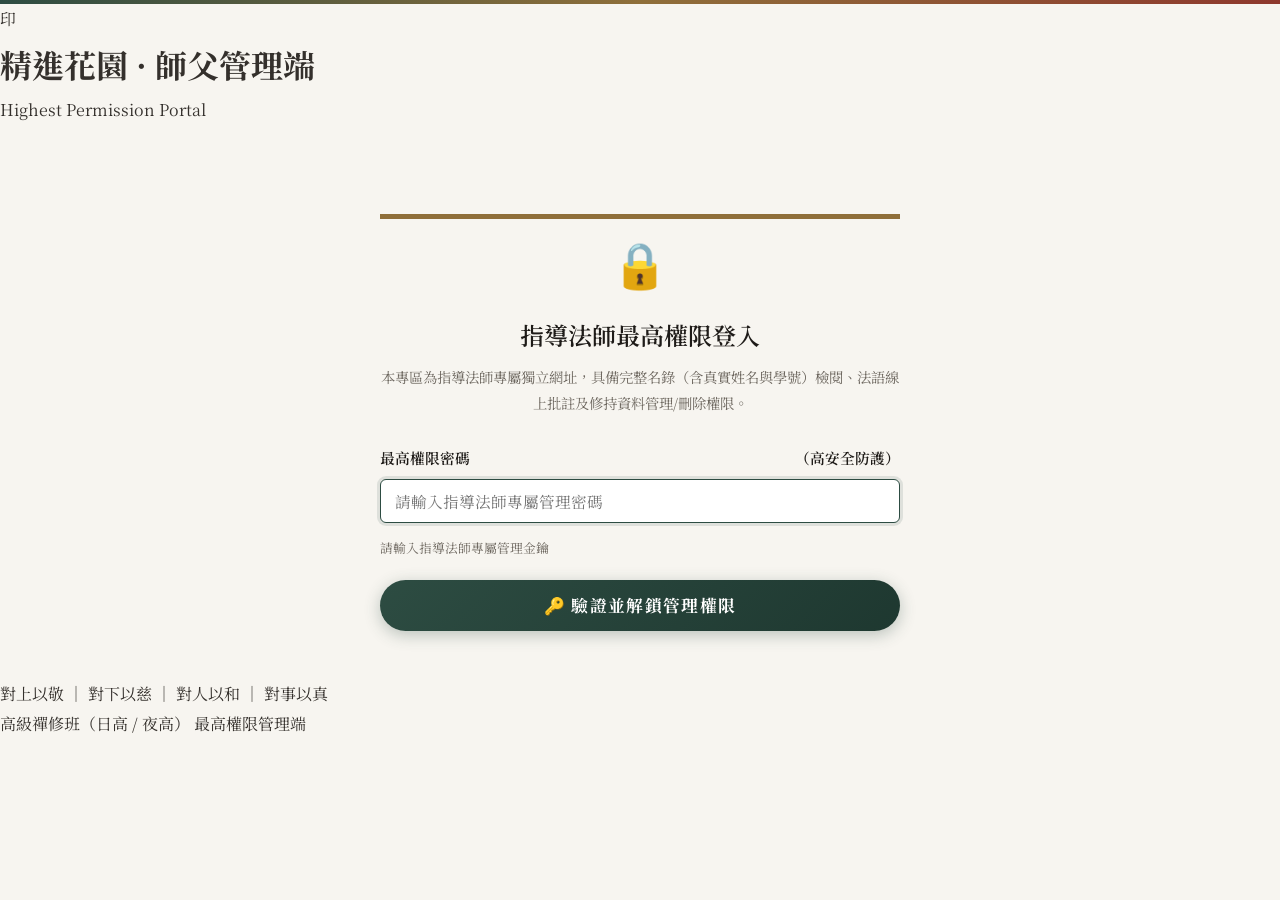
<file: admin.html>
<!DOCTYPE html>
<html lang="zh-TW">
<head>
  <meta charset="UTF-8" />
  <meta name="viewport" content="width=device-width, initial-scale=1.0" />
  <title>指導法師管理端 ｜ 高級禪修班精進花園最高權限名錄</title>
  
  <link rel="preconnect" href="https://fonts.googleapis.com">
  <link rel="preconnect" href="https://fonts.gstatic.com" crossorigin>
  <link href="https://fonts.googleapis.com/css2?family=Noto+Serif+TC:wght@300;400;500;600;700&display=swap" rel="stylesheet">
  
  <link rel="stylesheet" href="css/style.css">
  <style>
    .admin-stats-grid {
      display: grid;
      grid-template-columns: repeat(auto-fit, minmax(180px, 1fr));
      gap: 1.2rem;
      margin-bottom: 2rem;
    }
    .admin-stat-card {
      background: #ffffff;
      border: 1px solid var(--border-light);
      border-radius: var(--radius-md);
      padding: 1.4rem;
      text-align: center;
      box-shadow: var(--shadow-soft);
    }
    .admin-stat-card .val {
      font-size: 2rem;
      font-weight: 700;
      color: var(--pine-green);
    }
    .admin-stat-card .lbl {
      font-size: 0.82rem;
      color: var(--ink-muted);
      margin-top: 0.2rem;
    }
    .admin-table {
      width: 100%;
      border-collapse: collapse;
      margin-top: 1rem;
      font-size: 0.92rem;
    }
    .admin-table th {
      background: var(--bg-card-sub);
      color: var(--ink-deep);
      text-align: left;
      padding: 0.85rem 1rem;
      font-weight: 600;
      border-bottom: 2px solid rgba(52, 48, 44, 0.1);
    }
    .admin-table td {
      padding: 0.85rem 1rem;
      border-bottom: 1px solid var(--border-light);
      vertical-align: middle;
    }
    .admin-table tr:hover {
      background: #faf8f5;
    }
  </style>
</head>
<body>

  <!-- 頂部導覽列 (完全獨立師父管理端，無返回學員連結) -->
  <header class="site-header">
    <div class="header-inner">
      <div class="brand-wrap">
        <div class="brand-symbol">印</div>
        <div class="brand-text">
          <h1>精進花園 · 師父管理端</h1>
          <span>Highest Permission Portal</span>
        </div>
      </div>

      <!-- 僅在指導法師成功驗證密碼後才顯示巡檢與登出按鈕（未登入前徹底隱藏） -->
      <div id="adminHeaderActions" style="display: none; gap: 0.9rem; align-items: center;">
        <span style="background: #e6f4ea; color: #137333; font-weight: 700; padding: 5px 12px; border-radius: 20px; font-size: 0.84rem; border: 1px solid #ceead6; display: flex; align-items: center; gap: 4px;">
          🔑 最高權限已解鎖
        </span>
        <a href="garden2d.html?admin=1" class="btn-primary" style="padding: 0.45rem 1.1rem; font-size: 0.88rem; text-decoration: none; display: flex; align-items: center; gap: 5px;">
          <span>🌸</span> 開心花園 (2D) 全景巡檢
        </a>
        <button type="button" onclick="handleAdminLogout()" class="btn-admin-logout-header" style="background: #d93025; color: #ffffff; border: none; padding: 0.48rem 1.15rem; border-radius: 6px; font-size: 0.88rem; font-weight: 700; cursor: pointer; display: flex; align-items: center; gap: 6px; box-shadow: 0 2px 6px rgba(217,48,37,0.35); transition: all 0.2s;" onmouseover="this.style.background='#b31412'" onmouseout="this.style.background='#d93025'">
          <span>🚪</span> 登出最高權限
        </button>
      </div>
    </div>
  </header>

  <main class="main-container" style="padding-top: 2.5rem;">

    <!-- ════ 鎖定登入畫面 ════ -->
    <div id="adminLockScreen" style="max-width: 520px; margin: 3rem auto;">
      <div class="zen-card" style="text-align: center; border-top: 5px solid var(--gold-bronze);">
        <div style="font-size: 2.8rem; margin-bottom: 0.5rem;">🔒</div>
        <h2 style="font-size: 1.5rem; font-weight: 600; color: var(--ink-deep); margin-bottom: 0.4rem;">
          指導法師最高權限登入
        </h2>
        <p style="font-size: 0.9rem; color: var(--ink-muted); margin-bottom: 1.8rem; line-height: 1.8;">
          本專區為指導法師專屬獨立網址，具備完整名錄（含真實姓名與學號）檢閱、法語線上批註及修持資料管理/刪除權限。
        </p>

        <form onsubmit="handleAdminLogin(event)">
          <div class="form-group" style="text-align: left; margin-bottom: 1.2rem;">
            <label class="form-label" for="adminPassword">
              <span>最高權限密碼</span>
              <span class="required">（高安全防護）</span>
            </label>
            <input type="password" id="adminPassword" class="form-control" placeholder="請輸入指導法師專屬管理密碼" required autofocus />
            <div style="font-size: 0.8rem; color: var(--ink-muted); margin-top: 0.4rem;">
              請輸入指導法師專屬管理金鑰
            </div>
          </div>

          <div id="adminAuthError" style="display: none; padding: 0.6rem; border-radius: var(--radius-sm); background: var(--vermilion-pale); font-size: 0.88rem; margin-bottom: 1.2rem;"></div>

          <button type="submit" class="btn-primary" style="width: 100%; padding: 0.85rem; font-size: 1.05rem;">
            🔑 驗證並解鎖管理權限
          </button>
        </form>
      </div>
    </div>

    <!-- ════ 管理主面板 (解鎖後顯示) ════ -->
    <div id="adminDashboard" style="display: none;">
      
      <!-- 統計數據卡片 -->
      <div class="admin-stats-grid">
        <div class="admin-stat-card">
          <div class="val" id="statTotalStudents">0</div>
          <div class="lbl">精進學員總人數</div>
        </div>
        <div class="admin-stat-card">
          <div class="val" id="statDayStudents" style="color: var(--gold-bronze);">0</div>
          <div class="lbl">日高班學員</div>
        </div>
        <div class="admin-stat-card">
          <div class="val" id="statNightStudents" style="color: var(--pine-soft);">0</div>
          <div class="lbl">夜高班學員</div>
        </div>
        <div class="admin-stat-card">
          <div class="val" id="statTotalCheckins">0</div>
          <div class="lbl">累積打卡修持次數</div>
        </div>
        <div class="admin-stat-card">
          <div class="val" id="statTotalMeditationCount" style="color: #d97706;">0</div>
          <div class="lbl">全班靜坐總次數</div>
        </div>
        <div class="admin-stat-card">
          <div class="val" id="statTotalSutraCount" style="color: #0288d1;">0</div>
          <div class="lbl">全班誦經總次數</div>
        </div>
        <div class="admin-stat-card">
          <div class="val" id="statTotalMeditation" style="color: var(--vermilion);">0</div>
          <div class="lbl">累積禪坐分鐘數</div>
        </div>
      </div>

      <!-- ════ 指導法師 · 2D 精進花園全生長階段圖庫總覽 (5階段嚴格吻合) ════ -->
      <div class="zen-card" id="adminGardenGallery" style="margin-bottom: 2rem; border-top: 4px solid var(--pine-green);">
        <div class="card-heading">
          <div class="card-title-group">
            <h2><span>🌸</span> 指導法師 · 2D 精進花園全生長圖庫總覽（全部圖檢閱）</h2>
            <p>指導法師最高權限專屬：等差遞增成長（每階段+12天），點擊各階段巡檢按鈕即可即時檢視該階段之 2D 全景花園實景。</p>
          </div>
          <div>
            <a href="garden2d.html?admin=1" target="_blank" class="btn-primary" style="font-size: 0.88rem; padding: 0.5rem 1.2rem;">
              🔍 開啟 2D 花園全景巡檢
            </a>
          </div>
        </div>

        <div class="admin-gallery-grid">
          <!-- 階段 1：49 天 -->
          <div class="admin-gallery-card">
            <div class="admin-gallery-img-wrap">
              <img src="assets/images/stage_1_seed.jpg" alt="第 1 階段｜維持 49 天" />
              <span class="admin-gallery-stage-tag">🌱 第 1 階段｜累積 1~49 天</span>
            </div>
            <div class="admin-gallery-body">
              <div class="admin-gallery-title">
                <span>善念初萌 · 種子深植</span>
                <span class="stage-badge stage-badge-1">維持 49 天</span>
              </div>
              <div class="admin-gallery-rules">
                🌿 <strong>景觀生態：</strong>如茵平坦草皮、澄澈碧波池塘，無泥土污濁。<br>
                ✨ <strong>象徵意涵：</strong>菩提金種初植心田，初耕心地，善法萌芽。
              </div>
              <div class="admin-gallery-actions">
                <a href="garden2d.html?admin=1&stage=1" target="_blank" class="btn-secondary" style="width: 100%; text-align: center; font-size: 0.85rem; padding: 0.4rem 0;">
                  👁️ 巡檢第 1 階段 (1~49天)
                </a>
              </div>
            </div>
          </div>

          <!-- 階段 2：110 天 (維持61天) -->
          <div class="admin-gallery-card">
            <div class="admin-gallery-img-wrap">
              <img src="assets/images/stage_2_sprout.jpg" alt="第 2 階段｜累積 110 天" />
              <span class="admin-gallery-stage-tag">🌿 第 2 階段｜累積 50~110 天</span>
            </div>
            <div class="admin-gallery-body">
              <div class="admin-gallery-title">
                <span>精進抽芽 · 庭園初展</span>
                <span class="stage-badge stage-badge-2">維持 61 天</span>
              </div>
              <div class="admin-gallery-rules">
                🌱 <strong>庭園開展：</strong>視野開闊延展，石階步道鋪展，綠蔭竹影。<br>
                🪷 <strong>水面澄明：</strong>池面範圍擴大，菩提生機日盛，漸次繁茂。
              </div>
              <div class="admin-gallery-actions">
                <a href="garden2d.html?admin=1&stage=2" target="_blank" class="btn-secondary" style="width: 100%; text-align: center; font-size: 0.85rem; padding: 0.4rem 0;">
                  👁️ 巡檢第 2 階段 (50~110天)
                </a>
              </div>
            </div>
          </div>

          <!-- 階段 3：183 天 (菩提成林，維持73天) -->
          <div class="admin-gallery-card">
            <div class="admin-gallery-img-wrap">
              <img src="assets/images/stage_3_forest_v2.jpg" alt="第 3 階段｜累積 183 天" />
              <span class="admin-gallery-stage-tag">🌳 第 3 階段｜累積 111~183 天</span>
            </div>
            <div class="admin-gallery-body">
              <div class="admin-gallery-title">
                <span>繁茂成林 · 菩提大蔭</span>
                <span class="stage-badge stage-badge-3">維持 73 天</span>
              </div>
              <div class="admin-gallery-rules">
                🌳 <strong>茂林修竹：</strong>樹林漸密，草房日益開展，同位置蓮池清淨澄澈。<br>
                🏞️ <strong>圓融道場：</strong>草皮與池塘生機豐沛，成林庇蔭十方群生。
              </div>
              <div class="admin-gallery-actions">
                <a href="garden2d.html?admin=1&stage=3" target="_blank" class="btn-secondary" style="width: 100%; text-align: center; font-size: 0.85rem; padding: 0.4rem 0;">
                  👁️ 巡檢第 3 階段 (111~183天)
                </a>
              </div>
            </div>
          </div>

          <!-- 階段 4：268 天 (金秋豐收，維持85天) -->
          <div class="admin-gallery-card">
            <div class="admin-gallery-img-wrap">
              <img src="assets/images/stage_4_autumn_v2.jpg" alt="第 4 階段｜累積 268 天" />
              <span class="admin-gallery-stage-tag">🍁 第 4 階段｜累積 184~268 天</span>
            </div>
            <div class="admin-gallery-body">
              <div class="admin-gallery-title">
                <span>金秋豐收 · 秋收功德</span>
                <span class="stage-badge stage-badge-4">維持 85 天</span>
              </div>
              <div class="admin-gallery-rules">
                🍂 <strong>丹楓金杏：</strong>秋林深密，草房擴建為莊嚴大禪堂，同位置蓮池清澈倒影。<br>
                🧘 <strong>迴光返照：</strong>歷事練心，由動歸靜，秋收攝心，功德普及。
              </div>
              <div class="admin-gallery-actions">
                <a href="garden2d.html?admin=1&stage=4" target="_blank" class="btn-secondary" style="width: 100%; text-align: center; font-size: 0.85rem; padding: 0.4rem 0;">
                  👁️ 巡檢第 4 階段 (184~268天)
                </a>
              </div>
            </div>
          </div>

          <!-- 階段 5：365 天 (冬藏圓滿，維持97天) -->
          <div class="admin-gallery-card">
            <div class="admin-gallery-img-wrap">
              <img src="assets/images/stage_5_winter_v2.jpg" alt="第 5 階段｜累積 365 天" />
              <span class="admin-gallery-stage-tag">❄️ 第 5 階段｜累積 269~365+ 天</span>
            </div>
            <div class="admin-gallery-body">
              <div class="admin-gallery-title">
                <span>冬藏圓滿 · 澄明寂照</span>
                <span class="stage-badge stage-badge-5" style="background:#e0f2fe; color:#0369a1; border:1px solid #7dd3fc;">維持 97 天</span>
              </div>
              <div class="admin-gallery-rules">
                ❄️ <strong>純淨無垢：</strong>一歲圓滿！白雪覆地，萬緣放下，自性清淨圓融。<br>
                💎 <strong>如如不動：</strong>寒梅傲雪，自性本不生滅，功德大成自性花開。
              </div>
              <div class="admin-gallery-actions">
                <a href="garden2d.html?admin=1&stage=5" target="_blank" class="btn-secondary" style="width: 100%; text-align: center; font-size: 0.85rem; padding: 0.4rem 0;">
                  👁️ 巡檢第 5 階段 (269~365天)
                </a>
              </div>
            </div>
          </div>
        </div>
      </div>

      <!-- 操作工具列 -->
      <div class="zen-card">
        <div class="card-heading">
          <div class="card-title-group">
            <h2><span>📋</span> 全班完整修持名錄（最高權限未脫敏檢閱）</h2>
            <p>包含學員真實姓名、學號、打卡次數、花園境界與 2D 花園巡視。</p>
          </div>
          <div style="display: flex; gap: 0.6rem; flex-wrap: wrap;">
            <button type="button" class="btn-secondary" style="font-size: 0.88rem;" onclick="exportAllDataJSON()">
              📥 匯出資料備份 (JSON)
            </button>
            <button type="button" style="background: #fdf2f2; color: #b91c1c; border: 1.5px solid #f87171; padding: 0.45rem 1.1rem; border-radius: 6px; font-size: 0.88rem; font-weight: 700; cursor: pointer; display: flex; align-items: center; gap: 5px;" onclick="handleAdminLogout()">
              <span>🚪</span> 登出最高權限
            </button>
          </div>
        </div>

        <!-- 班級篩選 -->
        <div class="garden-filter-bar">
          <div class="filter-pills">
            <button type="button" class="pill-option active admin-filter-btn" onclick="filterAdminClass('', this)">全部班級</button>
            <button type="button" class="pill-option admin-filter-btn" onclick="filterAdminClass('日高', this)">日高班</button>
            <button type="button" class="pill-option admin-filter-btn" onclick="filterAdminClass('夜高', this)">夜高班</button>
          </div>
        </div>

        <!-- 學員清單表格 -->
        <div style="overflow-x: auto;">
          <table class="admin-table">
            <thead>
              <tr>
                <th>班別</th>
                <th>組別</th>
                <th>學號（保密）</th>
                <th>真實姓名</th>
                <th>法名</th>
                <th>累積打卡</th>
                <th style="color: #d97706;">🧘 靜坐次數</th>
                <th style="color: #0288d1;">📖 誦經次數</th>
                <th>禪坐總時長</th>
                <th>2D 生長境界</th>
                <th>2D 花園巡視</th>
                <th style="text-align: center; color: var(--vermilion);">最高權限維護</th>
              </tr>
            </thead>
            <tbody id="studentsTableBody">
              <!-- 由 admin.js 動態渲染 -->
            </tbody>
          </table>
        </div>
      </div>

      <!-- 修持打卡串流區 -->
      <div class="zen-card" style="margin-top: 2rem;">
        <div class="card-heading">
          <div class="card-title-group">
            <h2><span>✍️</span> 學員修持心得串流</h2>
            <p>即時檢閱全體同修每日修持心得、定課與打卡紀錄。</p>
          </div>
          <div style="min-width: 260px;">
            <input type="text" id="adminCheckinSearchInput" class="form-control" placeholder="🔍 搜尋心得、姓名、法名或經書品名……" oninput="handleAdminCheckinSearch(this.value)" style="font-size: 0.85rem; padding: 0.4rem 0.8rem;">
          </div>
        </div>

        <div id="adminCheckinStream">
          <!-- 由 admin.js 動態渲染 -->
        </div>
      </div>

    </div>

  </main>

  <footer class="site-footer">
    <div class="footer-dharma">對上以敬 ｜ 對下以慈 ｜ 對人以和 ｜ 對事以真</div>
    <p>高級禪修班（日高 / 夜高） 最高權限管理端</p>
  </footer>

  <script src="js/quotes.js"></script>
  <script src="js/api.js"></script>
  <script src="js/admin.js"></script>
</body>
</html>
</file>
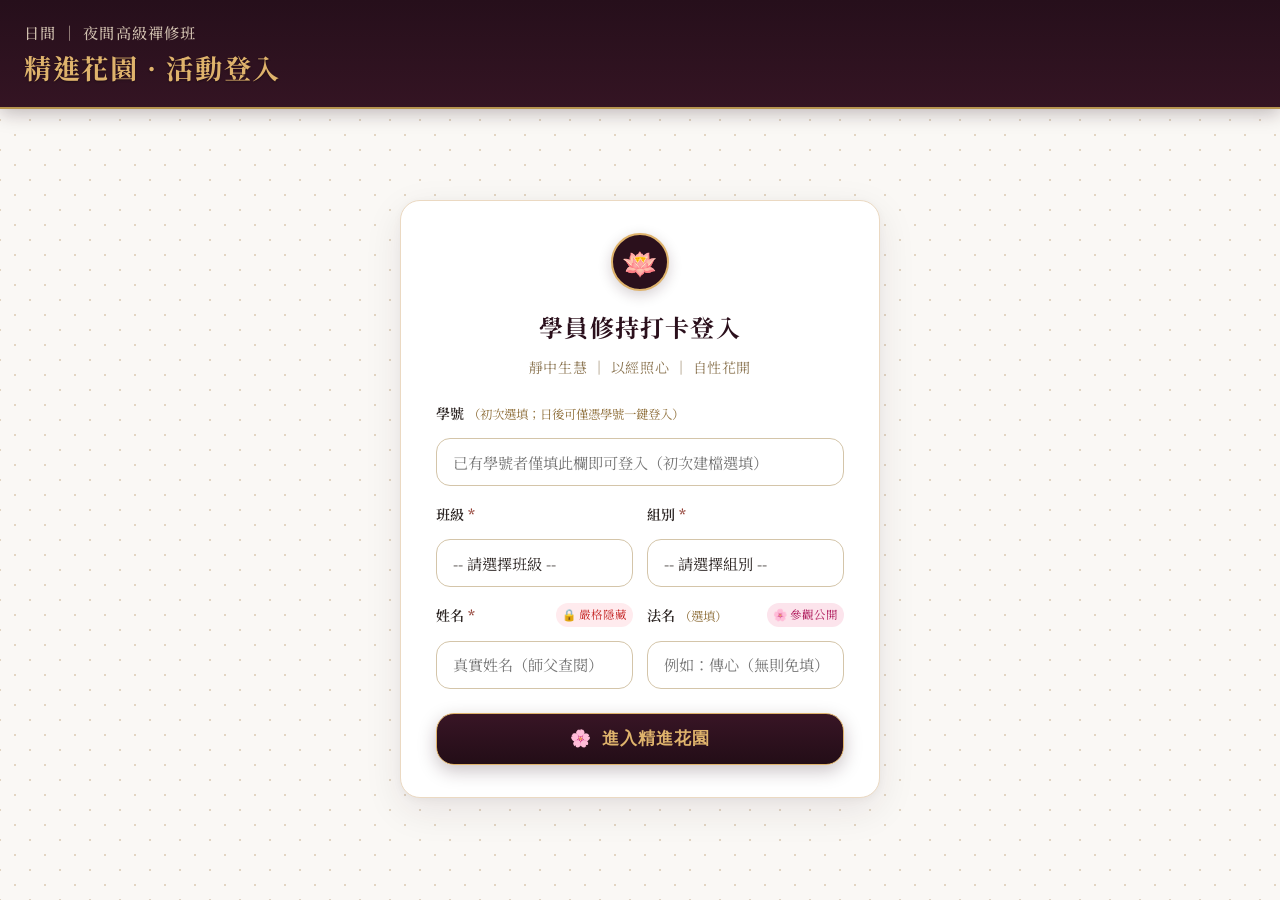
<file: garden2d.html>
<!DOCTYPE html>
<html lang="zh-TW">
<head>
  <meta charset="UTF-8" />
  <meta name="viewport" content="width=device-width, initial-scale=1.0" />
  <title>高級禪修班精進花園 ｜ 2D 開心花園</title>
  <meta name="title" content="高級禪修班精進花園_活動登入" />
  <meta property="og:title" content="高級禪修班精進花園_活動登入" />
  <meta property="og:description" content="高級禪修班學員專屬修持花園暨每日打卡平台" />
  <meta property="og:image" content="https://zen-garden-2026.pages.dev/assets/images/stage_1_seed.jpg" />
  
  <!-- 字型引入 -->
  <link rel="preconnect" href="https://fonts.googleapis.com">
  <link rel="preconnect" href="https://fonts.gstatic.com" crossorigin>
  <link href="https://fonts.googleapis.com/css2?family=Noto+Serif+TC:wght@400;600;700&display=swap" rel="stylesheet">
  
  <!-- 樣式引入 -->
  <link rel="stylesheet" href="css/garden2d.css">
</head>
<body class="garden-2d-body">

  <!-- ════ 2D 開心花園全景可滑動舞台 (手機支援手勢滑動，PC支援拖曳) ════ -->
  <div class="garden-scene-viewport" id="gardenSceneViewport">
    <div class="garden-world-stage" id="gardenWorldStage">
      <!-- 1. 全景背景視圖容器 (支援四季與修行階段漸層切換) -->
      <div class="garden-bg-viewport" id="gardenBgViewport">
        <!-- 背景圖層由 garden2d.js 動態以 CSS 漸層呈現 -->
      </div>

      <!-- 2. 飄落環境粒子層 (春花、秋楓、冬雪) -->
      <div class="garden-ambient-particles" id="gardenAmbientParticles"></div>

      <!-- 3. 動態蓮池花朵層 (蓮花生於池塘中，依修持生長) -->
      <div class="garden-2d-pond-flowers" id="garden2dPondFlowers" title="蓮池：靜坐調心，出淤泥而不染，靜中生慧">
        <svg id="garden2dPondSvg" class="pond-surface-svg" viewBox="0 0 240 180">
          <defs>
            <radialGradient id="g2dGoldenGlow" cx="50%" cy="50%" r="50%">
              <stop offset="0%" stop-color="#ffd54f" stop-opacity="0.9" />
              <stop offset="60%" stop-color="#ffb300" stop-opacity="0.4" />
              <stop offset="100%" stop-color="#ffb300" stop-opacity="0" />
            </radialGradient>
          </defs>
        </svg>
      </div>

      <!-- 4. 動態草皮太陽花層 (太陽花生於綠茵草皮上，向陽盛開) -->
      <div class="garden-2d-lawn-sunflowers" id="garden2dLawnSunflowers" title="草皮太陽花：以經照心，佛光注照，光明常在"></div>

      <!-- 5. 互動熱點與花圃點位層 -->
      <div class="garden-interactive-canvas" id="gardenInteractiveCanvas"></div>
    </div>
  </div>

  <!-- 手機版左右滑動引導提撕 (滑動後自動淡出) -->
  <div class="mobile-slide-hint" id="mobileSlideHint">
    <span>👈</span> 左右滑動探索全景花園 <span>👉</span>
  </div>

  <!-- ════ 頂部 HUD 狀態列 ════ -->
  <header class="top-hud-bar">
    
    <!-- 學員身分與修行天數卡片 -->
    <div class="hud-profile-card">
      <div class="stage-avatar">
        <span class="txt">第</span>
        <span class="num" id="hudDaysNum">1</span>
        <span class="txt">天</span>
      </div>

      <div class="hud-user-details" onclick="handleBrandStudentNoClick(event)" style="cursor: pointer;" title="點擊出示報到 QR Code 或修改學號">
        <div class="hud-title-row">
          <span class="class-pill-tag" id="hudUserClass">日高</span>
          <span class="user-dharma-title" id="hudUserDharma">我的花園</span>
          <span id="hudQrBtn" class="hud-student-no-badge">📱 報到碼</span>
        </div>
        <div class="hud-days-stat">
          <span>🪷 菩提進度：</span>
          <div class="exp-bar-container" title="修持進度">
            <div class="exp-bar-fill" id="hudExpFill" style="width: 75%;"></div>
          </div>
        </div>
      </div>

      <!-- 功德金/菩提點 (已精簡隱藏) -->
      <div class="hud-pill" title="累積菩提點數" style="display: none;">
        <span>🪙</span>
        <span id="hudMeritPoints">360</span>
      </div>

      <!-- 甘露水 (已精簡隱藏) -->
      <div class="hud-pill" title="可用甘露法水" style="display: none;">
        <span>💧</span>
        <span id="hudDewDrops">12</span>
      </div>

      <!-- 累積蓮花計數 (靜坐所化，生於池塘，每3天長成一朵盛開花) -->
      <div class="hud-pill hud-flower-counter lotus-pill" id="hudLotusPill" title="靜坐修持所成：每 3 次打卡長成 1 朵盛開蓮花" style="border: 2px solid #ad1457; background: #ffffff !important; color: #880e4f; padding: 4px 14px; box-shadow: 0 3px 10px rgba(173, 20, 87, 0.2);">
        <span style="font-size: 1.1rem;">🪷</span>
        <strong id="hudLotusCount" style="color: #880e4f !important; font-weight: 800; font-size: 1rem; margin-left: 2px;">0 朵</strong>
        <span id="hudLotusRemainder" style="font-size: 0.8rem; color: #ad1457; font-weight: 800; margin-left: 4px;"></span>
      </div>

      <!-- 累積太陽花計數 (讀誦經典所化，生於草皮，每3天長成一朵盛開花) -->
      <div class="hud-pill hud-flower-counter sunflower-pill" id="hudSunflowerPill" title="誦經修持所成：每 3 次打卡長成 1 朵盛開太陽花" style="border: 2px solid #b45309; background: #ffffff !important; color: #78350f; padding: 4px 14px; box-shadow: 0 3px 10px rgba(180, 83, 9, 0.2);">
        <span style="font-size: 1.1rem;">🌻</span>
        <strong id="hudSunflowerCount" style="color: #78350f !important; font-weight: 800; font-size: 1rem; margin-left: 2px;">0 朵</strong>
        <span id="hudSunflowerRemainder" style="font-size: 0.8rem; color: #92400e; font-weight: 800; margin-left: 4px;"></span>
      </div>
    </div>

    <!-- 右上快捷操作鍵 (含明確返回按鈕) -->
    <div class="hud-action-group">
      <a href="index.html" class="hud-back-btn" id="btnBackToCheckin" title="返回修持打卡區">
        <span>🏠</span> 返回打卡區
      </a>
      <button class="hud-round-btn" onclick="openFlowerShowcaseModal()" title="檢視蓮花與太陽花三階段成花圖型" style="color: #c2185b;">🪷</button>
      <button class="hud-round-btn" onclick="playChimeSound(432)" title="空靈頌缽鐘聲">🔔</button>
      <button type="button" class="hud-logout-btn" id="hudLogoutBtn" onclick="handle2DLogout()" title="登出系統" style="background: #dc2626 !important; color: #ffffff !important; border: 1px solid #ef4444; padding: 6px 14px; border-radius: 20px; font-size: 0.88rem; font-weight: 700; cursor: pointer; display: flex; align-items: center; gap: 5px; box-shadow: 0 2px 8px rgba(220, 38, 38, 0.4); text-decoration: none; white-space: nowrap; flex-shrink: 0;">
        <span>🚪</span> 登出
      </button>
      <!-- 僅指導法師巡視時可見之管理入口，學員端徹底隱藏 -->
      <a href="admin.html" class="hud-round-btn" id="btnAdminEntrance" title="法師管理後台" style="font-size: 1.1rem; display: none;">🔒</a>
    </div>

  </header>

  <!-- ════ 指導法師最高權限中控切換列 (僅法師可見／全解鎖) ════ -->
  <nav class="garden-stage-dock" id="gardenStageDock" style="display: none;">
    <button class="stage-tab-btn active" data-stage="1">
      <span>🌱</span> 第 1 階段｜49 天
    </button>
    <button class="stage-tab-btn" data-stage="2">
      <span>🌿</span> 第 2 階段｜61 天
    </button>
    <button class="stage-tab-btn" data-stage="3">
      <span>🌳</span> 第 3 階段｜73 天
    </button>
    <button class="stage-tab-btn" data-stage="4">
      <span>🍁</span> 第 4 階段｜85 天
    </button>
    <button class="stage-tab-btn" data-stage="5">
      <span>🌟</span> 第 5 階段｜夜睹明星
    </button>
  </nav>

  <!-- 累積花朵常態提示 (已去除目前境界與第一張圖文字) -->
  <div class="garden-bottom-flower-wrap">
    <div class="garden-bottom-flower-badge">
      <span>🪷 蓮池已累積：<strong id="badgeLotusNum" style="color: #f8bbd0; font-size: 0.95rem;">0</strong></span>
      <span style="opacity: 0.4;">｜</span>
      <span>🌻 草皮已累積：<strong id="badgeSunflowerNum" style="color: #ffe082; font-size: 0.95rem;">0</strong></span>
    </div>
  </div>

  <!-- 參觀學員花園提示橫幅 (自適應各尺寸螢幕，避免遮擋中央花園) -->
  <div id="visitingFriendIndicator" class="visiting-friend-indicator" style="display: none;">
    <div class="visiting-indicator-content">
      <span class="visiting-indicator-icon">🌸</span>
      <span id="visitingFriendTitle" class="visiting-indicator-title">正在參觀學員花園：【日高】傳覺 的精進花園</span>
      <span class="visiting-indicator-badge">🛡️ 隱私安全</span>
    </div>
    <button type="button" class="visiting-indicator-btn" onclick="returnToMyGarden()">
      ← 返回我的花園
    </button>
  </div>

  <!-- ════ 右側邊緣拉籤：「學員花園 (Students)」 ════ -->
  <div class="friends-edge-handle" id="friendsEdgeHandle" title="展開學員花園名錄">
    <span class="arrow">◀</span>
    <span class="txt-vertical">學員花園</span>
  </div>

  <!-- 學員花園側邊抽屜面版 -->
  <div class="drawer-mask-overlay" id="drawerMaskOverlay">
    <div class="drawer-body-card">
      <div class="drawer-head-banner">
        <h3><span>🪷</span> 蓮池海會 · 學員名錄</h3>
        <button class="drawer-close-btn" id="drawerCloseBtn">&times;</button>
      </div>

      <!-- 嚴格隱私聲明 -->
      <div class="drawer-privacy-note">
        🔒 <strong>安全隱私保護：</strong>名錄僅公開「班級」與「法名」，學號與真實姓名已被全面遮蔽，杜絕個人隱私洩漏。
      </div>

      <!-- 班別快選 -->
      <div class="drawer-filter-nav">
        <button class="filter-btn-pill active" data-class="">全部班級</button>
        <button class="filter-btn-pill" data-class="日高">日高班</button>
        <button class="filter-btn-pill" data-class="夜高">夜高班</button>
      </div>

      <!-- 好友清單 -->
      <div class="friends-scroll-list" id="friendsScrollList">
        <!-- 由 garden2d.js 動態渲染 -->
      </div>
    </div>
  </div>

  <!-- ════ 佛法開示互動彈窗 ════ -->
  <div class="zen-dialog-backdrop" id="zenDialogBackdrop">
    <div class="zen-dialog-panel">
      <div class="dialog-head-bar">
        <div class="dialog-head-title" id="dialogHeadTitle">🪷 佛法修持引導</div>
        <button class="dialog-dismiss-btn" onclick="closeZenDialog()">&times;</button>
      </div>
      <div id="dialogContentBody"></div>
      <div style="margin-top: 1.4rem; display: flex; justify-content: flex-end;">
        <button type="button" class="btn-go-visit" style="padding: 0.5rem 1.4rem; font-size: 0.92rem;" onclick="closeZenDialog()">
          合掌領受 🙏
        </button>
      </div>
    </div>
  </div>

  <!-- ════ 蓮花與太陽花 · 三階段成花圖型典藏展 ════ -->
  <div class="flower-modal-backdrop" id="flowerShowcaseModal">
    <div class="flower-modal-content">
      <div class="flower-modal-header">
        <div style="display: flex; align-items: center; gap: 8px;">
          <span style="font-size: 1.4rem;">🪷🌻</span>
          <h2 style="font-size: 1.2rem; font-weight: 700; margin: 0;">蓮花與太陽花 · 三階段成花圖型典藏展</h2>
        </div>
        <button class="dialog-dismiss-btn" onclick="closeFlowerShowcaseModal()">&times;</button>
      </div>

      <div class="flower-modal-body">
        <!-- 蓮花三階段展示 -->
        <div class="flower-showcase-row">
          <div class="flower-showcase-title">
            <span>🪷 蓮花（Nelumbo nucifera）成花三階段</span>
            <span class="badge" style="background:#e0f2f1; color:#00695c; font-size:0.78rem;">靜坐 15+ 分鐘 · 3 天長成一朵</span>
          </div>
          <div class="flower-showcase-dharma">
            <strong>【靜中生慧】：</strong>靜坐是向內安住，沉澱自性心水。出淤泥而不染，濯清漣而不妖。蓮花三階段由種子金光、翡翠苞芽至白底胭脂粉瓣盛開。
          </div>
          <div class="flower-stage-cards">
            <!-- 蓮花階段 1 -->
            <div class="flower-stage-card">
              <span class="flower-stage-tag tag-stage-1">第 1 天 ｜ 種子</span>
              <div class="flower-stage-svg-wrap">
                <img src="assets/flowers/lotus_stage_1_seed.svg" alt="蓮花第一階段" style="width: 100%; height: 100%;" />
              </div>
              <div class="flower-stage-name">水波浮葉 · 善種深植</div>
              <div class="flower-stage-desc">靜坐第 1 天 · 碧波初生圓形浮水荷葉，菩提金種微光閃耀。</div>
            </div>

            <!-- 蓮花階段 2 -->
            <div class="flower-stage-card">
              <span class="flower-stage-tag tag-stage-2">第 2 天 ｜ 發芽</span>
              <div class="flower-stage-svg-wrap">
                <img src="assets/flowers/lotus_stage_2_bud.svg" alt="蓮花第二階段" style="width: 100%; height: 100%;" />
              </div>
              <div class="flower-stage-name">玉莖亭立 · 秀拔蓮苞</div>
              <div class="flower-stage-desc">靜坐第 2 天 · 挺立翡翠花莖，尖端微染胭脂粉紅，抱合欲放。</div>
            </div>

            <!-- 蓮花階段 3 -->
            <div class="flower-stage-card">
              <span class="flower-stage-tag tag-stage-3">第 3 天 ｜ 花開</span>
              <div class="flower-stage-svg-wrap">
                <img src="assets/flowers/lotus_stage_3_bloom.svg" alt="蓮花第三階段" style="width: 100%; height: 100%;" />
              </div>
              <div class="flower-stage-name">重瓣祥蓮 · 見佛悟道</div>
              <div class="flower-stage-desc">靜坐第 3 天 · 白底粉尖重瓣，中心鮮綠蓮蓬與金黃花蕊大放光明。</div>
            </div>
          </div>
        </div>

        <!-- 太陽花三階段展示 -->
        <div class="flower-showcase-row" style="margin-bottom: 0.5rem;">
          <div class="flower-showcase-title">
            <span>🌻 太陽花（松葉牡丹 / 太陽花）成花三階段</span>
            <span class="badge" style="background:#fff8e1; color:#f57f17; font-size:0.78rem;">每日誦經 · 以經照心</span>
          </div>
          <div class="flower-showcase-dharma">
            <strong>【以經照心】：</strong>誦經是以法照心，讓佛法光明每天陪伴自己。肉質松針幼莖生機盎然，頂結圓苞，盛開為金黃佛光重瓣花朵。
          </div>
          <div class="flower-stage-cards">
            <!-- 太陽花階段 1 -->
            <div class="flower-stage-card">
              <span class="flower-stage-tag tag-stage-1">第 1 天 ｜ 種子</span>
              <div class="flower-stage-svg-wrap">
                <img src="assets/flowers/sunflower_stage_1_sprout.svg" alt="太陽花第一階段" style="width: 100%; height: 100%;" />
              </div>
              <div class="flower-stage-name">肉質松針 · 破土萌發</div>
              <div class="flower-stage-desc">誦經第 1 天 · 草皮上破土萌生翠綠肉質小針葉，生機初現。</div>
            </div>

            <!-- 太陽花階段 2 -->
            <div class="flower-stage-card">
              <span class="flower-stage-tag tag-stage-2">第 2 天 ｜ 發芽</span>
              <div class="flower-stage-svg-wrap">
                <img src="assets/flowers/sunflower_stage_2_bud.svg" alt="太陽花第二階段" style="width: 100%; height: 100%;" />
              </div>
              <div class="flower-stage-name">松針簇擁 · 金苞蓄勢</div>
              <div class="flower-stage-desc">誦經第 2 天 · 肉質針葉簇擁緊實圓花苞，微露金黃花瓣。</div>
            </div>

            <!-- 太陽花階段 3 -->
            <div class="flower-stage-card">
              <span class="flower-stage-tag tag-stage-3">第 3 天 ｜ 花開</span>
              <div class="flower-stage-svg-wrap">
                <img src="assets/flowers/sunflower_stage_3_bloom.svg" alt="太陽花第三階段" style="width: 100%; height: 100%;" />
              </div>
              <div class="flower-stage-name">以經照心 · 佛光注照</div>
              <div class="flower-stage-desc">誦經第 3 天 · 波浪層疊重瓣金黃盛開，中央金蕊散發智慧光芒。</div>
            </div>
          </div>
        </div>

      </div>

      <div style="background: #f4f8f6; padding: 1rem 1.8rem; border-top: 1px solid rgba(45,76,66,0.15); display: flex; justify-content: flex-end;">
        <button type="button" class="btn-primary" style="padding: 0.5rem 1.6rem; font-size: 0.92rem;" onclick="closeFlowerShowcaseModal()">
          法喜充滿 · 返回花園 🙏
        </button>
      </div>
    </div>
  </div>

  <!-- ════ 學員卡與學號管理互動彈窗 (出示報到 QR Code ｜ 修改學號) ════ -->
  <div class="zen-quote-overlay" id="bindStudentNoModal" style="display: none;" onclick="if(event.target===this) closeStudentCardModal()">
    <div class="zen-quote-dialog" style="max-width: 460px; width: 92%; padding: 1.8rem; border-radius: 20px;">
      
      <!-- 視圖 1：功能選單 (Panel 1: Action Menu) -->
      <div id="studentCardMenuPanel">
        <!-- 頂部學員證小卡 -->
        <div class="student-id-badge-header">
          <div style="display: flex; align-items: center; justify-content: space-between; margin-bottom: 0.8rem;">
            <div style="display: flex; align-items: center; gap: 0.5rem;">
              <span style="font-size: 1.4rem;">🪷</span>
              <h3 style="font-size: 1.15rem; font-weight: 700; color: var(--ink-deep); margin: 0;">學員修持報到卡</h3>
            </div>
            <button type="button" onclick="closeStudentCardModal()" style="background: none; border: none; font-size: 1.5rem; color: var(--ink-muted); cursor: pointer; line-height: 1;">&times;</button>
          </div>
          
          <div class="student-id-badge-info">
            <div class="badge-profile-row">
              <span class="badge-class-pill" id="studentMenuClassTag">日高 B3</span>
              <span class="badge-student-name" id="studentMenuName">精進學員</span>
              <span class="badge-dharma-name" id="studentMenuDharma"></span>
            </div>
            <div class="badge-no-row">
              <span class="badge-no-label">目前學號：</span>
              <span class="badge-no-val" id="studentMenuNoVal">尚未綁定</span>
            </div>
          </div>
        </div>

        <!-- 兩個核心選項按鈕 -->
        <div style="display: flex; flex-direction: column; gap: 12px; margin: 1.3rem 0;">
          
          <!-- 選項 1：出示 9 碼數字 QRcode -->
          <button type="button" class="student-action-card-btn" onclick="showStudentQRCodeView()" style="display: flex; align-items: center; gap: 1rem; padding: 1rem 1.2rem; background: #f0fdf4; border: 2px solid #86efac; border-radius: 14px; text-align: left; cursor: pointer; transition: all 0.2s ease;">
            <div style="font-size: 1.8rem; background: #ffffff; width: 50px; height: 50px; display: flex; align-items: center; justify-content: center; border-radius: 12px; box-shadow: 0 2px 6px rgba(0,0,0,0.06); flex-shrink: 0;">
              📱
            </div>
            <div style="flex: 1;">
              <div style="font-size: 1.05rem; font-weight: 700; color: #166534; display: flex; align-items: center; gap: 6px;">
                <span>出示報到 QR Code</span>
                <span style="font-size: 0.72rem; background: #22c55e; color: #fff; padding: 1px 7px; border-radius: 10px; font-weight: 600;">9碼數字</span>
              </div>
              <div style="font-size: 0.82rem; color: #4b5563; margin-top: 3px; line-height: 1.4;">
                法會快速報到、實體禪修上課條碼機掃描專用
              </div>
            </div>
            <span style="font-size: 1.3rem; color: #166534;">➔</span>
          </button>

          <!-- 選項 2：改學號 -->
          <button type="button" class="student-action-card-btn" onclick="showStudentEditNoView()" style="display: flex; align-items: center; gap: 1rem; padding: 1rem 1.2rem; background: #fefce8; border: 2px solid #fde047; border-radius: 14px; text-align: left; cursor: pointer; transition: all 0.2s ease;">
            <div style="font-size: 1.8rem; background: #ffffff; width: 50px; height: 50px; display: flex; align-items: center; justify-content: center; border-radius: 12px; box-shadow: 0 2px 6px rgba(0,0,0,0.06); flex-shrink: 0;">
              ✏️
            </div>
            <div style="flex: 1;">
              <div style="font-size: 1.05rem; font-weight: 700; color: #854d0e;">
                修改 / 補填學號
              </div>
              <div style="font-size: 0.82rem; color: #4b5563; margin-top: 3px; line-height: 1.4;">
                更正綁定之學號，歷史修持打卡與花園完整保留
              </div>
            </div>
            <span style="font-size: 1.3rem; color: #854d0e;">➔</span>
          </button>

        </div>

        <!-- 關閉按鈕 -->
        <div style="display: flex; justify-content: flex-end;">
          <button type="button" class="btn-secondary" onclick="closeStudentCardModal()" style="padding: 0.5rem 1.4rem; font-size: 0.9rem;">
            關閉
          </button>
        </div>
      </div>

      <!-- 視圖 2：出示 9 碼數字 QRcode (Panel 2: QR Code Display) -->
      <div id="studentQRCodePanel" style="display: none;">
        <div style="display: flex; align-items: center; justify-content: space-between; border-bottom: 1px solid var(--border-light); padding-bottom: 0.8rem; margin-bottom: 1rem;">
          <button type="button" onclick="showStudentMenuDefaultView()" style="background: none; border: none; font-size: 0.9rem; font-weight: 700; color: var(--pine-green); cursor: pointer; display: flex; align-items: center; gap: 4px; padding: 0;">
            ◀ 返回選項
          </button>
          <h3 style="font-size: 1.12rem; font-weight: 700; color: var(--ink-deep); margin: 0;">法會報到 QR Code</h3>
          <button type="button" onclick="closeStudentCardModal()" style="background: none; border: none; font-size: 1.5rem; color: var(--ink-muted); cursor: pointer; line-height: 1;">&times;</button>
        </div>

        <!-- 實體報到卡樣式 -->
        <div class="student-qr-card-frame" style="background: linear-gradient(145deg, #ffffff, #f7faf8); border: 2px solid #bbf7d0; border-radius: 16px; padding: 1.3rem 1.2rem; text-align: center; box-shadow: 0 4px 16px rgba(45,76,66,0.08);">
          <div style="display: inline-block; background: #e8f5e9; color: #2e7d32; font-size: 0.78rem; font-weight: 700; padding: 2px 10px; border-radius: 20px; margin-bottom: 6px;">
            普慶精舍 · 實體活動報到
          </div>
          <div style="font-size: 1.2rem; font-weight: 800; color: var(--ink-deep); margin-bottom: 2px;" id="qrCardStudentName">
            精進學員
          </div>
          <div style="font-size: 0.85rem; color: #6b7280; margin-bottom: 1rem;" id="qrCardClassDharma">
            日高 · 法名：傳某
          </div>

          <!-- QR Code 容器 -->
          <div style="display: flex; justify-content: center; align-items: center; margin: 0 auto; background: #ffffff; padding: 10px; border-radius: 14px; box-shadow: 0 2px 10px rgba(0,0,0,0.06); width: 220px; height: 220px; border: 1px solid #e5e7eb;">
            <div id="studentQRCodeContainer" style="width: 200px; height: 200px;"></div>
          </div>

          <!-- 9 碼數字大字展示 -->
          <div style="margin-top: 1rem;">
            <div style="font-size: 0.8rem; color: #6b7280; font-weight: 600;">9 碼學員編號</div>
            <div id="qrCardStudentNoNumber" style="font-size: 1.7rem; font-weight: 800; letter-spacing: 4px; font-family: 'Consolas', 'Courier New', monospace; color: #166534; margin: 2px 0 6px;">
              000000000
            </div>
          </div>

          <div style="font-size: 0.78rem; color: #64748b; line-height: 1.5; margin-top: 6px;">
            💡 請向執事人員出示此畫面，供掃描機快速識別簽到
          </div>
        </div>

        <!-- 底部按鈕 -->
        <div style="display: flex; justify-content: space-between; align-items: center; margin-top: 1.2rem; gap: 8px;">
          <button type="button" class="btn-secondary" onclick="saveQRCodeAsImage()" style="display: flex; align-items: center; gap: 6px; font-size: 0.88rem; padding: 0.5rem 1rem;">
            <span>💾</span> 儲存 QR Code 圖片
          </button>
          <button type="button" class="btn-primary" onclick="closeStudentCardModal()" style="padding: 0.5rem 1.4rem; font-size: 0.9rem;">
            完成
          </button>
        </div>
      </div>

      <!-- 視圖 3：改學號表單 (Panel 3: Edit Student No) -->
      <div id="studentEditNoPanel" style="display: none;">
        <div style="display: flex; align-items: center; justify-content: space-between; border-bottom: 1px solid var(--border-light); padding-bottom: 0.8rem; margin-bottom: 1rem;">
          <button type="button" onclick="showStudentMenuDefaultView()" style="background: none; border: none; font-size: 0.9rem; font-weight: 700; color: var(--pine-green); cursor: pointer; display: flex; align-items: center; gap: 4px; padding: 0;">
            ◀ 返回選項
          </button>
          <h3 id="bindModalTitle" style="font-size: 1.15rem; font-weight: 700; color: var(--ink-deep); margin: 0;">修改 / 補填學號</h3>
          <button type="button" onclick="closeStudentCardModal()" style="background: none; border: none; font-size: 1.5rem; color: var(--ink-muted); cursor: pointer; line-height: 1;">&times;</button>
        </div>

        <div style="margin: 1.2rem 0;">
          <p id="bindModalDesc" style="font-size: 0.88rem; color: #4b5563; line-height: 1.6; margin-bottom: 0.8rem;">
            您好，<strong id="bindStudentProfileName" style="color: var(--pine-green);"></strong>！<br>
            更正學號後，過往修持打卡總數與蓮花成長將<strong>完整保留</strong>，日後即可憑新學號一鍵快速登入！
          </p>

          <div id="bindStudentNoErr" style="display: none; background: #fee2e2; border: 1px solid #f87171; border-radius: 8px; padding: 0.5rem 0.8rem; color: #b91c1c; font-size: 0.84rem; margin-bottom: 0.8rem; font-weight: 600; line-height: 1.5;"></div>

          <div class="form-group" style="margin-bottom: 0;">
            <label class="form-label" for="inputBindStudentNo" style="font-size: 0.88rem; font-weight: 700; margin-bottom: 0.4rem; display: block;">
              請輸入 9 碼學號 <strong style="color: var(--vermilion);">*</strong>
            </label>
            <input type="text" id="inputBindStudentNo" class="form-control" placeholder="例如：114023672" style="font-size: 1.1rem; padding: 0.65rem 0.9rem; letter-spacing: 2px; font-family: monospace;" autocomplete="off" onkeydown="if(event.key==='Enter') executeBindStudentNo()">
          </div>
        </div>

        <div style="display: flex; justify-content: flex-end; gap: 10px;">
          <button type="button" class="btn-secondary" onclick="showStudentMenuDefaultView()" style="padding: 0.5rem 1.2rem; font-size: 0.9rem;">
            取消
          </button>
          <button type="button" class="btn-primary" onclick="executeBindStudentNo()" style="padding: 0.5rem 1.4rem; font-size: 0.9rem;">
            🌸 確認更正綁定
          </button>
        </div>
      </div>

    </div>
  </div>

  <!-- 核心腳本引入 -->
  <script src="js/quotes.js"></script>
  <script src="js/api.js"></script>
  <script src="js/qrcode.min.js"></script>
  <script src="js/garden2d.js"></script>
</body>
</html>
</file>
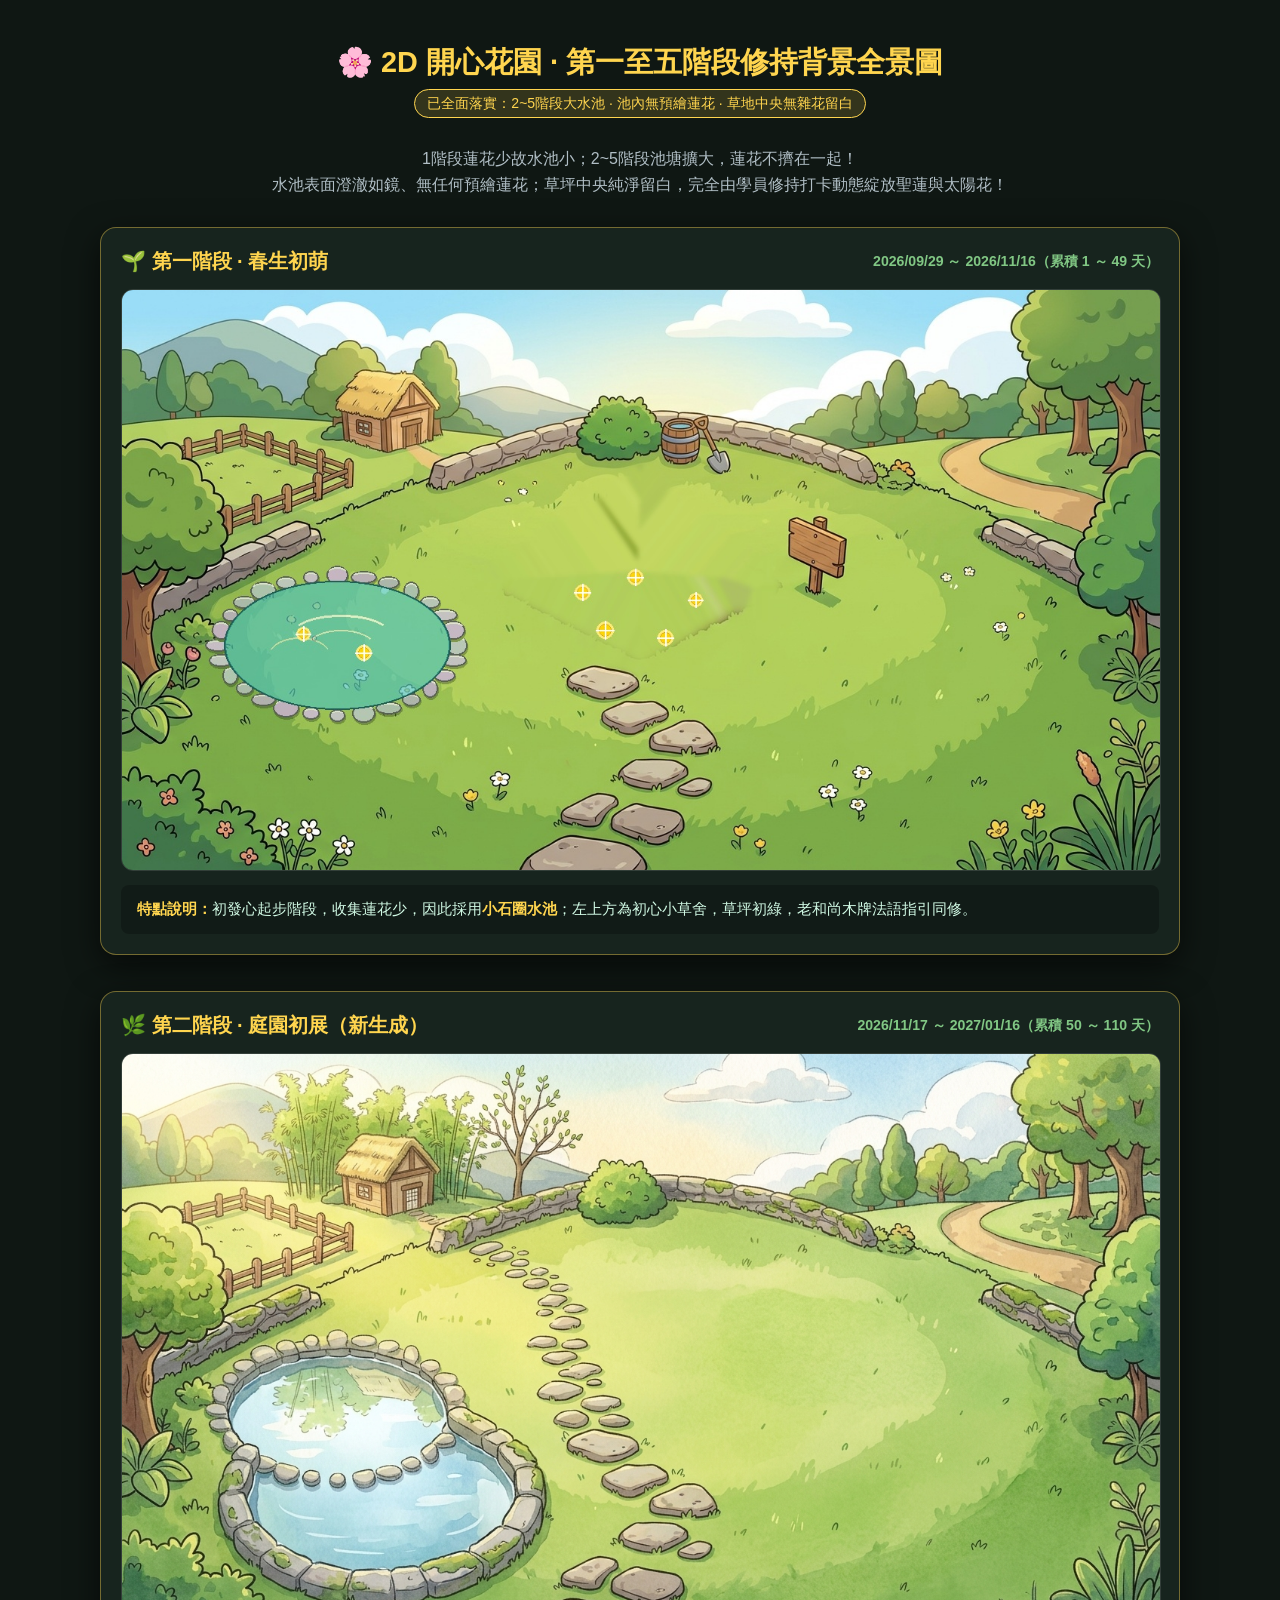
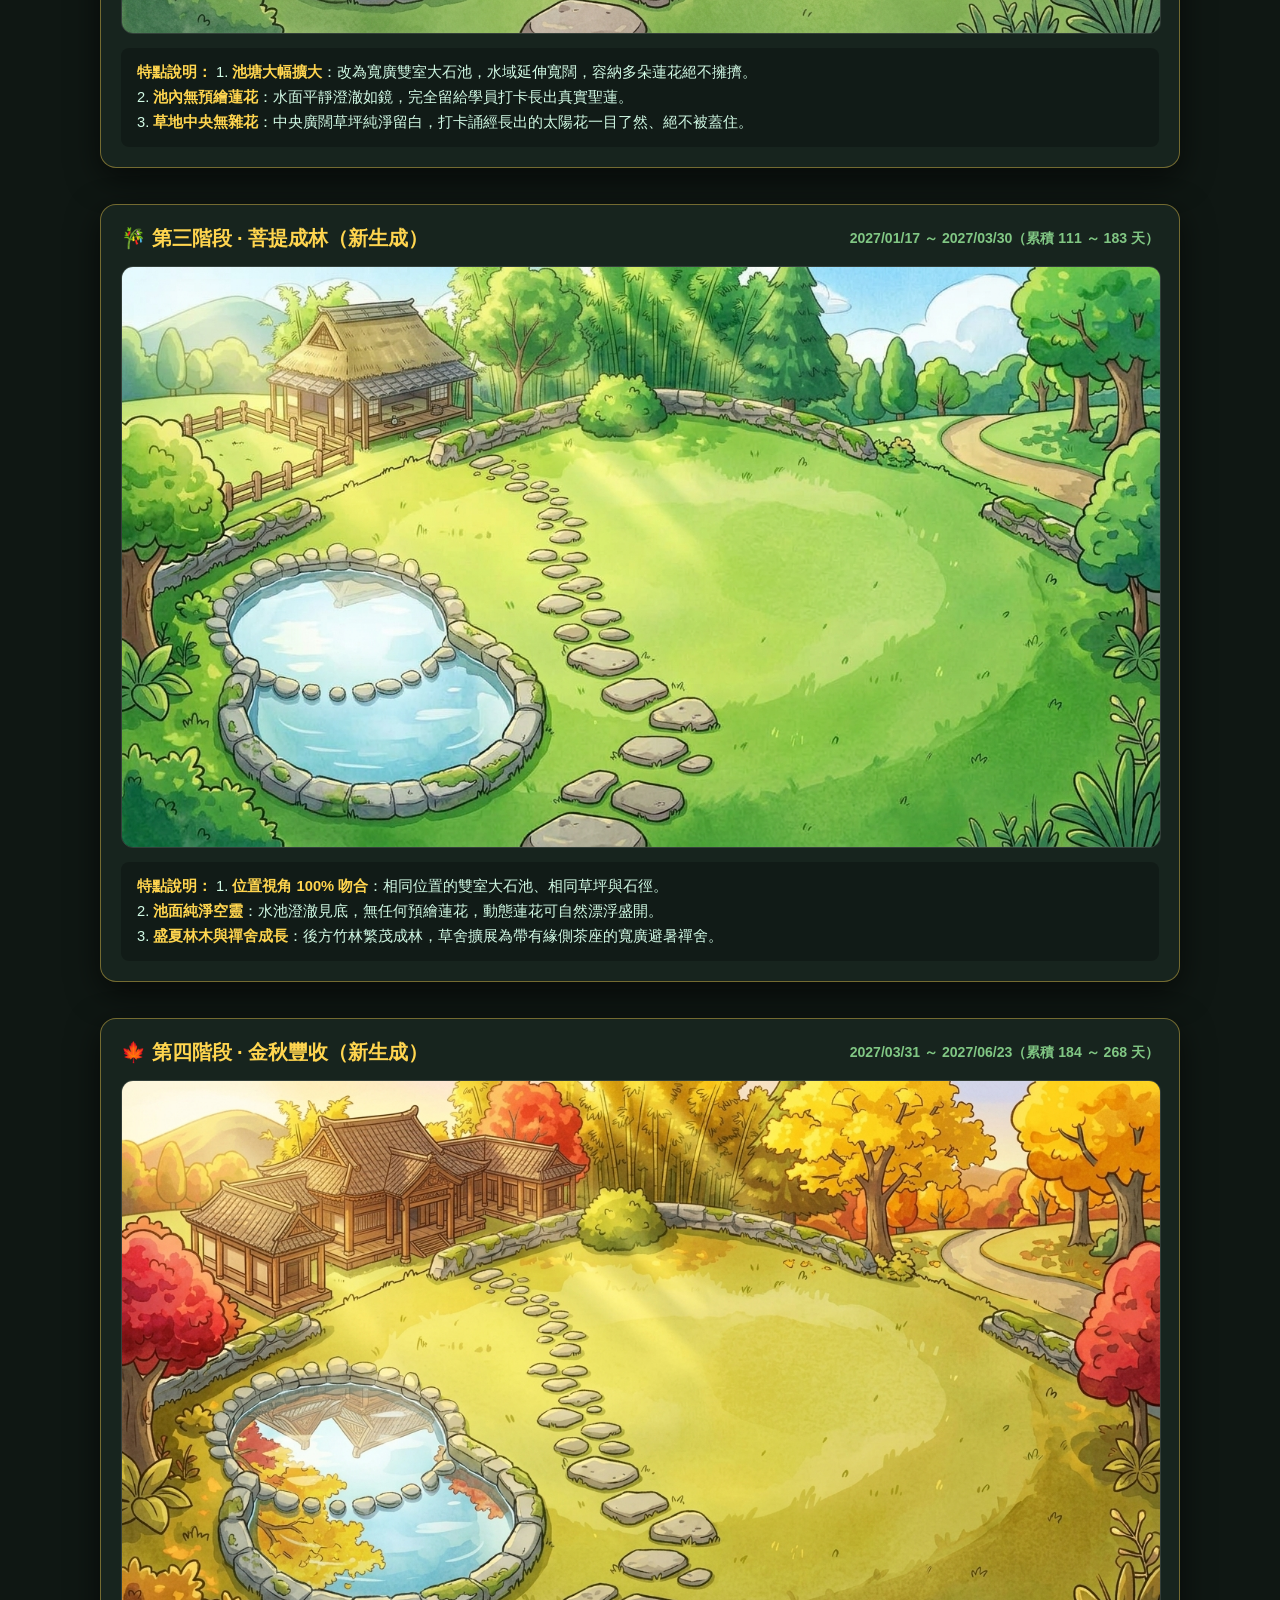
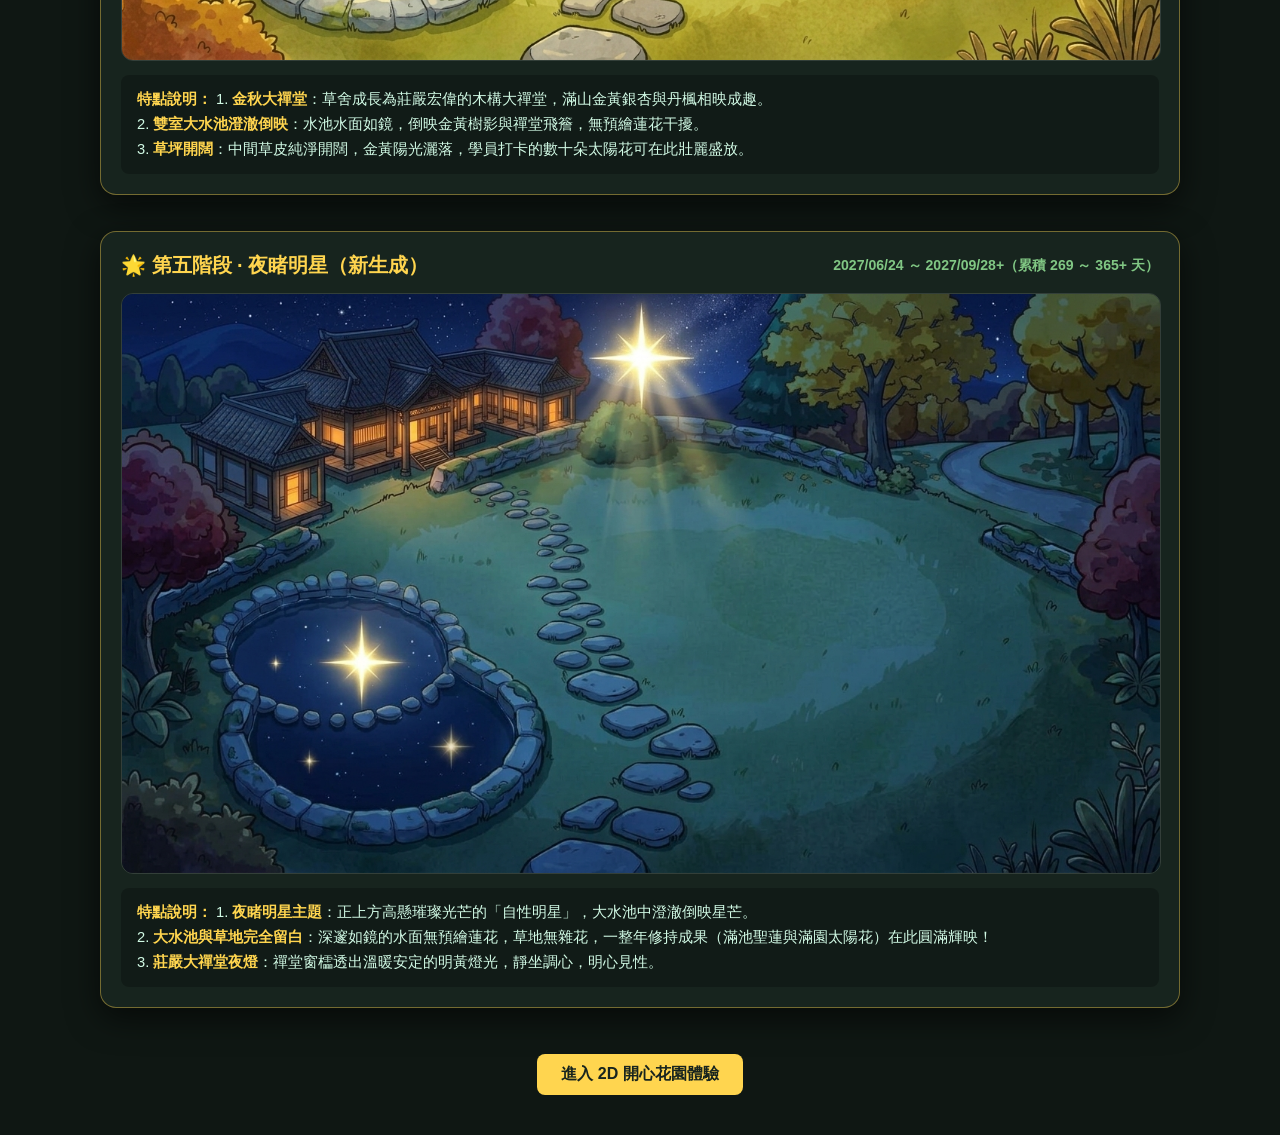
<file: preview.html>
<!DOCTYPE html>
<html lang="zh-TW">
<head>
  <meta charset="UTF-8">
  <meta name="viewport" content="width=device-width, initial-scale=1.0">
  <title>2D 開心花園 · 第一至五階段背景圖總覽</title>
  <style>
    body {
      background: #0f1713;
      color: #ffffff;
      font-family: -apple-system, BlinkMacSystemFont, "Segoe UI", Roboto, "Noto Sans TC", sans-serif;
      padding: 24px 16px;
      margin: 0;
      text-align: center;
    }
    h1 {
      color: #ffd54f;
      margin-bottom: 6px;
      font-size: 1.8rem;
    }
    p.sub {
      color: #b0bec5;
      font-size: 1rem;
      margin-bottom: 30px;
      line-height: 1.6;
    }
    .badge {
      display: inline-block;
      background: rgba(255, 213, 79, 0.15);
      border: 1px solid #ffd54f;
      color: #ffd54f;
      padding: 4px 12px;
      border-radius: 20px;
      font-size: 0.88rem;
      margin-bottom: 12px;
    }
    .container {
      max-width: 1080px;
      margin: 0 auto;
      display: flex;
      flex-direction: column;
      gap: 36px;
    }
    .card {
      background: #17241e;
      border: 1.5px solid rgba(255, 213, 79, 0.4);
      border-radius: 16px;
      padding: 20px;
      box-shadow: 0 10px 32px rgba(0,0,0,0.6);
      text-align: left;
    }
    .card-header {
      display: flex;
      justify-content: space-between;
      align-items: center;
      margin-bottom: 14px;
      flex-wrap: wrap;
      gap: 8px;
    }
    .card h2 {
      color: #ffd54f;
      margin: 0;
      font-size: 1.25rem;
    }
    .card .stage-period {
      color: #81c784;
      font-size: 0.88rem;
      font-weight: 600;
    }
    .card img {
      width: 100%;
      height: auto;
      border-radius: 12px;
      display: block;
      margin-bottom: 14px;
      border: 1px solid rgba(255,255,255,0.12);
    }
    .desc {
      color: #d1fae5;
      font-size: 0.92rem;
      line-height: 1.7;
      background: rgba(0,0,0,0.25);
      padding: 12px 16px;
      border-radius: 8px;
    }
    .desc strong {
      color: #ffd54f;
    }
    .back-btn {
      display: inline-block;
      margin-top: 30px;
      padding: 10px 24px;
      background: #ffd54f;
      color: #17241e;
      text-decoration: none;
      font-weight: 700;
      border-radius: 8px;
    }
  </style>
</head>
<body>
  <h1>🌸 2D 開心花園 · 第一至五階段修持背景全景圖</h1>
  <div class="badge">已全面落實：2~5階段大水池 · 池內無預繪蓮花 · 草地中央無雜花留白</div>
  <p class="sub">
    1階段蓮花少故水池小；2~5階段池塘擴大，蓮花不擠在一起！<br>
    水池表面澄澈如鏡、無任何預繪蓮花；草坪中央純淨留白，完全由學員修持打卡動態綻放聖蓮與太陽花！
  </p>

  <div class="container">

    <!-- 第 1 階段 -->
    <div class="card">
      <div class="card-header">
        <h2>🌱 第一階段 · 春生初萌</h2>
        <span class="stage-period">2026/09/29 ～ 2026/11/16（累積 1 ～ 49 天）</span>
      </div>
      <img src="assets/images/stage_1_seed.jpg" alt="第一階段 · 春生初萌">
      <div class="desc">
        <strong>特點說明：</strong>初發心起步階段，收集蓮花少，因此採用<strong>小石圈水池</strong>；左上方為初心小草舍，草坪初綠，老和尚木牌法語指引同修。
      </div>
    </div>

    <!-- 第 2 階段 -->
    <div class="card">
      <div class="card-header">
        <h2>🌿 第二階段 · 庭園初展（新生成）</h2>
        <span class="stage-period">2026/11/17 ～ 2027/01/16（累積 50 ～ 110 天）</span>
      </div>
      <img src="assets/images/stage_2_sprout.jpg" alt="第二階段 · 庭園初展">
      <div class="desc">
        <strong>特點說明：</strong>
        1. <strong>池塘大幅擴大</strong>：改為寬廣雙室大石池，水域延伸寬闊，容納多朵蓮花絕不擁擠。<br>
        2. <strong>池內無預繪蓮花</strong>：水面平靜澄澈如鏡，完全留給學員打卡長出真實聖蓮。<br>
        3. <strong>草地中央無雜花</strong>：中央廣闊草坪純淨留白，打卡誦經長出的太陽花一目了然、絕不被蓋住。
      </div>
    </div>

    <!-- 第 3 階段 -->
    <div class="card">
      <div class="card-header">
        <h2>🎋 第三階段 · 菩提成林（新生成）</h2>
        <span class="stage-period">2027/01/17 ～ 2027/03/30（累積 111 ～ 183 天）</span>
      </div>
      <img src="assets/images/stage_3_forest_v2.jpg" alt="第三階段 · 菩提成林">
      <div class="desc">
        <strong>特點說明：</strong>
        1. <strong>位置視角 100% 吻合</strong>：相同位置的雙室大石池、相同草坪與石徑。<br>
        2. <strong>池面純淨空靈</strong>：水池澄澈見底，無任何預繪蓮花，動態蓮花可自然漂浮盛開。<br>
        3. <strong>盛夏林木與禪舍成長</strong>：後方竹林繁茂成林，草舍擴展為帶有緣側茶座的寬廣避暑禪舍。
      </div>
    </div>

    <!-- 第 4 階段 -->
    <div class="card">
      <div class="card-header">
        <h2>🍁 第四階段 · 金秋豐收（新生成）</h2>
        <span class="stage-period">2027/03/31 ～ 2027/06/23（累積 184 ～ 268 天）</span>
      </div>
      <img src="assets/images/stage_4_autumn_v2.jpg" alt="第四階段 · 金秋豐收">
      <div class="desc">
        <strong>特點說明：</strong>
        1. <strong>金秋大禪堂</strong>：草舍成長為莊嚴宏偉的木構大禪堂，滿山金黃銀杏與丹楓相映成趣。<br>
        2. <strong>雙室大水池澄澈倒映</strong>：水池水面如鏡，倒映金黃樹影與禪堂飛簷，無預繪蓮花干擾。<br>
        3. <strong>草坪開闊</strong>：中間草皮純淨開闊，金黃陽光灑落，學員打卡的數十朵太陽花可在此壯麗盛放。
      </div>
    </div>

    <!-- 第 5 階段 -->
    <div class="card">
      <div class="card-header">
        <h2>🌟 第五階段 · 夜睹明星（新生成）</h2>
        <span class="stage-period">2027/06/24 ～ 2027/09/28+（累積 269 ～ 365+ 天）</span>
      </div>
      <img src="assets/images/stage_5_night_star.jpg" alt="第五階段 · 夜睹明星">
      <div class="desc">
        <strong>特點說明：</strong>
        1. <strong>夜睹明星主題</strong>：正上方高懸璀璨光芒的「自性明星」，大水池中澄澈倒映星芒。<br>
        2. <strong>大水池與草地完全留白</strong>：深邃如鏡的水面無預繪蓮花，草地無雜花，一整年修持成果（滿池聖蓮與滿園太陽花）在此圓滿輝映！<br>
        3. <strong>莊嚴大禪堂夜燈</strong>：禪堂窗櫺透出溫暖安定的明黃燈光，靜坐調心，明心見性。
      </div>
    </div>

  </div>

  <p>
    <a href="garden2d.html" class="back-btn">進入 2D 開心花園體驗</a>
  </p>
</body>
</html>
</file>
<file: css/style.css>
@charset "UTF-8";
/* ═══════════════════════════════════════════════════════════════
   精進花園 (Zen Practice Garden) - 核心樣式表
   設計理念：
   1. 登入/註冊門檻護持（未登入前僅見登入卡）
   2. 2D 精進花園（無預繪花朵，依打卡數量動態注入蓮花＋太陽花）
   3. 木牌老和尚法語（中台月刊）
   4. 精簡修持打卡：靜坐 ＋ 每日誦經（金剛經、藥師經、普門品或自填，無卷數無持咒）
   5. 蓮池海會同修參觀（嚴格隱私：僅公開班級與法名，姓名學號絕對隱藏）
   ═══════════════════════════════════════════════════════════════ */

:root {
  --bg-rice: #f7f5f0;
  --bg-card: #ffffff;
  --bg-card-sub: #fbf9f5;
  --ink-deep: #1e1b18;
  --ink-base: #34302c;
  --ink-muted: #6e6860;
  --ink-faint: #a69f95;

  --pine-green: #2d4c42;
  --pine-soft: #3f695b;
  --pine-light: #eef4f1;

  --gold-bronze: #8f6f3a;
  --gold-light: #f6efe2;
  --gold-vibrant: #c49a45;

  --vermilion: #8e382d;
  --vermilion-soft: #ad4b3e;
  --vermilion-pale: #faedea;

  --border-light: rgba(52, 48, 44, 0.08);
  --border-focus: rgba(45, 76, 66, 0.4);

  --shadow-soft: 0 4px 20px rgba(30, 27, 24, 0.05);
  --shadow-card: 0 8px 32px rgba(30, 27, 24, 0.08);
  --radius-sm: 6px;
  --radius-md: 10px;
  --radius-lg: 18px;
  --radius-full: 9999px;
}

*, *::before, *::after {
  box-sizing: border-box;
  margin: 0;
  padding: 0;
}

html {
  scroll-behavior: smooth;
}

body {
  font-family: 'Noto Serif TC', 'PingFang TC', 'Microsoft JhengHei', serif;
  background-color: var(--bg-rice);
  color: var(--ink-base);
  line-height: 1.9;
  font-weight: 400;
  min-height: 100vh;
  -webkit-font-smoothing: antialiased;
}

/* 頂部裝飾三色頂線 (松柏綠、古銅金、朱砂紅) */
body::before {
  content: '';
  display: block;
  height: 4px;
  background: linear-gradient(90deg, var(--pine-green) 0%, var(--gold-bronze) 50%, var(--vermilion) 100%);
  width: 100%;
}

/* ════════════════════════════════
   1. 登入 / 註冊入口門檻 (Login / Register Gate)
   ════════════════════════════════ */
/* ════════════════════════════════
   1. 登入門檻全螢幕介面 (嚴格參照參考圖二之深紫壇金頂幅 ＋ 白卡 ＋ 圓角按鈕樣式)
   ════════════════════════════════ */
.login-gate-screen {
  position: fixed;
  inset: 0;
  background-color: #faf8f5;
  background-image: 
    radial-gradient(#e2d5c3 0.75px, transparent 0.75px),
    radial-gradient(#e2d5c3 0.75px, #faf8f5 0.75px);
  background-size: 30px 30px;
  background-position: 0 0, 15px 15px;
  z-index: 999;
  display: flex;
  flex-direction: column;
  overflow-y: auto;
  -webkit-overflow-scrolling: touch;
}

/* 頂部深紫壇木黑金橫幅 (參照圖二頂部：普宜精舍/活動報名) */
.gate-top-header {
  background: #2b101c;
  background: linear-gradient(180deg, #260f1b 0%, #341423 100%);
  color: #ffffff;
  padding: 1.2rem 1.5rem 1.4rem;
  box-shadow: 0 4px 18px rgba(35, 12, 22, 0.28);
  border-bottom: 2px solid #b89650;
  flex-shrink: 0;
}

.gate-top-sub {
  font-size: 0.95rem;
  color: #dfcfbc;
  letter-spacing: 0.08em;
  font-weight: 500;
  margin-bottom: 0.25rem;
  opacity: 0.92;
}

.gate-top-title {
  font-size: 1.7rem;
  font-weight: 700;
  color: #dfb36c;
  letter-spacing: 0.06em;
  line-height: 1.2;
  margin: 0;
  text-shadow: 0 1px 2px rgba(0,0,0,0.4);
}

/* 主體卡片容器 (彈性置中，手機平順滾動) */
.gate-body-container {
  flex: 1;
  display: flex;
  align-items: center;
  justify-content: center;
  padding: 1.8rem 1rem 2.5rem;
  width: 100%;
  box-sizing: border-box;
}

.login-gate-card {
  background: #ffffff;
  border-radius: 20px;
  max-width: 480px;
  width: 100%;
  padding: 2rem 2.2rem;
  margin: auto;
  box-shadow: 0 12px 38px rgba(43, 16, 28, 0.09), 0 2px 8px rgba(0, 0, 0, 0.04);
  border: 1.5px solid #ebd9c2;
  text-align: center;
  box-sizing: border-box;
}

/* 頂部圓形徽章 (蓮花聖徽) */
.gate-badge-wrap {
  display: flex;
  justify-content: center;
  margin-bottom: 0.8rem;
}

.gate-badge-circle {
  width: 58px;
  height: 58px;
  border-radius: 50%;
  background: #2b101c;
  border: 2px solid #dfb36c;
  color: #f7f5f0;
  font-size: 1.8rem;
  display: inline-flex;
  align-items: center;
  justify-content: center;
  box-shadow: 0 4px 14px rgba(43, 16, 28, 0.2);
}

.gate-card-title {
  font-size: 1.5rem;
  font-weight: 700;
  color: #2b101c;
  letter-spacing: 0.05em;
  margin-bottom: 0.25rem;
}

.gate-card-subtitle {
  font-size: 0.88rem;
  color: #8c7653;
  margin-top: 0;
  margin-bottom: 1.2rem;
  letter-spacing: 0.04em;
}

/* 登入切換頁籤 (學員 ｜ 法師) */
.gate-tab-switcher {
  display: flex;
  background: #f1ebd8;
  border-radius: 14px;
  padding: 4px;
  margin-bottom: 1.2rem;
  gap: 4px;
  box-sizing: border-box;
}

.gate-tab-btn {
  flex: 1;
  padding: 8px 12px;
  border-radius: 11px;
  border: none;
  background: transparent;
  color: #78644e;
  font-weight: 700;
  font-size: 0.92rem;
  cursor: pointer;
  transition: all 0.2s ease;
  display: flex;
  align-items: center;
  justify-content: center;
  gap: 6px;
}

.gate-tab-btn:hover {
  color: #2b101c;
}

.gate-tab-btn.active {
  background: #ffffff;
  color: #2b101c;
  box-shadow: 0 2px 8px rgba(43, 16, 28, 0.12);
  border: 1px solid rgba(184, 150, 80, 0.3);
}

/* 表單橫向雙欄 (比例平衡修復，min-width: 0 徹底杜絕溢出) */
.gate-form-row {
  display: grid;
  grid-template-columns: minmax(0, 1fr) minmax(0, 1fr);
  gap: 0.85rem;
  width: 100%;
  box-sizing: border-box;
}

.gate-compact-group {
  margin-bottom: 0.9rem !important;
  text-align: left;
  min-width: 0;
  box-sizing: border-box;
}

.gate-compact-group .form-label {
  font-size: 0.88rem;
  font-weight: 600;
  color: #2c2523;
  margin-bottom: 0.35rem;
  display: flex;
  justify-content: space-between;
  align-items: center;
  flex-wrap: wrap;
  gap: 0.3rem;
}

.gate-label-split {
  display: flex;
  justify-content: space-between;
  align-items: center;
  width: 100%;
}

.gate-privacy-tag {
  font-size: 0.72rem;
  font-weight: normal;
  border-radius: 999px;
  padding: 1px 6px;
  white-space: nowrap;
}

.gate-privacy-tag.lock {
  color: #c62828;
  background: #ffebee;
}

.gate-privacy-tag.flower {
  color: #ad1457;
  background: #fce4ec;
}

/* 參照圖二圓角風格之輸入框與選單 (防溢出 + 支援手機 48px 觸控友善) */
.gate-styled-input {
  width: 100% !important;
  min-width: 0 !important;
  box-sizing: border-box !important;
  height: 48px !important;
  border-radius: 14px !important;
  border: 1.5px solid #d4c5a9 !important;
  background-color: #ffffff !important;
  padding: 0 1rem !important;
  font-size: 0.95rem !important;
  color: #2c2523 !important;
  transition: border-color 0.2s, box-shadow 0.2s;
  -webkit-appearance: none;
}

.gate-styled-input:focus {
  border-color: #b89650 !important;
  box-shadow: 0 0 0 3.5px rgba(184, 150, 80, 0.18) !important;
  outline: none !important;
}

/* 主要登入按鈕 (參照圖二大圓角藥丸風格，深紫壇黑配金字) */
.gate-btn-submit {
  width: 100%;
  height: 52px;
  background: #2b101c;
  background: linear-gradient(180deg, #381525 0%, #230d17 100%);
  color: #dfb36c;
  border: 1.5px solid #dfb36c;
  border-radius: 18px;
  font-size: 1.05rem;
  font-weight: 700;
  letter-spacing: 0.06em;
  cursor: pointer;
  display: flex;
  align-items: center;
  justify-content: center;
  gap: 0.6rem;
  margin-top: 0.6rem;
  box-shadow: 0 6px 18px rgba(43, 16, 28, 0.25);
  transition: transform 0.18s, box-shadow 0.18s, filter 0.18s;
  box-sizing: border-box;
}

.gate-btn-submit:hover {
  transform: translateY(-1.5px);
  box-shadow: 0 8px 24px rgba(43, 16, 28, 0.35);
  filter: brightness(1.06);
}

.gate-btn-submit:active {
  transform: translateY(0);
}

/* 次要法師管理入口 (參照圖二之白底金色邊框圓角按鈕風格) */
.gate-admin-action-wrap {
  margin-top: 1.1rem;
  padding-top: 0.9rem;
  border-top: 1px dashed #dcd3c4;
}

.gate-btn-admin {
  display: flex;
  align-items: center;
  justify-content: center;
  gap: 0.5rem;
  width: 100%;
  height: 44px;
  background: #ffffff;
  color: #8c7653;
  border: 1.5px solid #d4c5a9;
  border-radius: 16px;
  font-size: 0.9rem;
  font-weight: 600;
  text-decoration: none;
  transition: all 0.2s;
  box-sizing: border-box;
}

.gate-btn-admin:hover {
  border-color: #b89650;
  color: #2b101c;
  background: #fbf9f5;
}

/* 手機版響應式極致優化 (<= 600px 屏幕全螢幕自適應、絕不橫向溢出) */
@media (max-width: 600px) {
  .gate-top-header {
    padding: 1rem 1.2rem;
  }
  .gate-top-title {
    font-size: 1.45rem;
  }
  .gate-body-container {
    padding: 1.2rem 0.8rem 2rem;
  }
  .login-gate-card {
    padding: 1.5rem 1.1rem;
    border-radius: 18px;
  }
  .gate-form-row {
    grid-template-columns: 1fr;
    gap: 0;
  }
  .gate-styled-input {
    height: 46px !important;
    font-size: 0.95rem !important;
  }
  .gate-btn-submit {
    height: 48px;
    font-size: 1rem;
    border-radius: 16px;
  }
}

/* ════════════════════════════════
   2. 頂部導覽列 (已登入狀態)
   ════════════════════════════════ */
.app-header {
  background: #ffffff;
  border-bottom: 1px solid var(--border-light);
  box-shadow: var(--shadow-soft);
  position: sticky;
  top: 0;
  z-index: 100;
  backdrop-filter: blur(10px);
}

.app-header-inner {
  max-width: 1280px;
  margin: 0 auto;
  padding: 0.75rem 1.5rem;
  display: flex;
  align-items: center;
  justify-content: space-between;
  flex-wrap: wrap;
  gap: 1rem;
}

.app-brand {
  display: flex;
  align-items: center;
  gap: 0.8rem;
  text-decoration: none;
  color: inherit;
}

.brand-icon-circle {
  width: 42px;
  height: 42px;
  border-radius: 50%;
  background: #9061f9;
  color: #ffffff;
  font-size: 1.35rem;
  font-weight: 700;
  display: flex;
  align-items: center;
  justify-content: center;
  box-shadow: 0 2px 8px rgba(144, 97, 249, 0.28);
}

.brand-name-group h1 {
  font-size: 1.25rem;
  font-weight: 700;
  color: var(--ink-deep);
  letter-spacing: 0.08em;
  line-height: 1.2;
}

.brand-name-group span {
  font-size: 0.76rem;
  color: var(--gold-bronze);
  letter-spacing: 0.15em;
}

.app-header-user-section {
  display: flex;
  align-items: center;
  gap: 0.8rem;
  flex-wrap: wrap;
}

.app-user-profile-bar {
  display: flex;
  align-items: center;
  gap: 0.5rem;
  font-size: 0.92rem;
}

.app-nav-actions {
  display: flex;
  align-items: center;
  gap: 0.8rem;
}

.badge-class {
  background: var(--pine-light);
  color: var(--pine-green);
  font-weight: 700;
  font-size: 0.82rem;
  padding: 2px 8px;
  border-radius: var(--radius-sm);
}

/* ════════════════════════════════
   3. 主畫面佈局 (花園畫布 ＋ 每日修持打卡面板)
   ════════════════════════════════ */
.practice-stats-strip {
  max-width: 1280px;
  margin: 1.2rem auto 0.2rem;
  padding: 0 1.2rem;
}

.stats-panel-header {
  display: flex;
  align-items: center;
  justify-content: space-between;
  flex-wrap: wrap;
  gap: 0.8rem;
  margin-bottom: 0.85rem;
}

.stats-grid-row {
  display: grid;
  grid-template-columns: repeat(auto-fit, minmax(180px, 1fr));
  gap: 0.85rem;
}

.stat-metric-card {
  background: #ffffff;
  border-radius: var(--radius-md);
  padding: 0.8rem 1rem;
  border: 1px solid var(--border-light);
  box-shadow: var(--shadow-soft);
  display: flex;
  align-items: center;
  gap: 0.85rem;
  transition: transform 0.2s ease, box-shadow 0.2s ease;
}

.stat-metric-card:hover {
  transform: translateY(-2px);
  box-shadow: 0 6px 18px rgba(30, 27, 24, 0.08);
}

.stat-metric-icon {
  width: 42px;
  height: 42px;
  border-radius: 50%;
  display: flex;
  align-items: center;
  justify-content: center;
  font-size: 1.3rem;
  flex-shrink: 0;
}

.stat-metric-info {
  display: flex;
  flex-direction: column;
}

.stat-metric-num {
  font-size: 1.35rem;
  font-weight: 700;
  line-height: 1.15;
  color: var(--ink-deep);
}

.stat-metric-label {
  font-size: 0.76rem;
  color: var(--ink-muted);
  margin-top: 2px;
}

.main-garden-layout {
  max-width: 1280px;
  margin: 1.2rem auto 3rem;
  padding: 0 1.2rem;
  display: grid;
  grid-template-columns: 1.25fr 1fr;
  gap: 1.8rem;
  align-items: start;
}

@media (max-width: 1024px) {
  .main-garden-layout {
    display: flex;
    flex-direction: column;
    gap: 1.5rem;
  }
  /* 手機版嚴格順序：1. 個人精進修持數據（上方看板） -> 2. 每日精進修持打卡 -> 3. 說明放在最下面 */
  .checkin-panel-card {
    order: 1;
  }
  .practice-guide-card {
    order: 2;
  }
}

/* ════════════════════════════════
   4. 精進修持指南與系統使用說明卡 (Practice Guide Card)
   取代打卡頁大圖，詳述五階演化、花園開花與打卡規範
   ════════════════════════════════ */
.practice-guide-card {
  background: var(--bg-card);
  border-radius: var(--radius-lg);
  padding: 1.8rem 2rem;
  box-shadow: var(--shadow-card);
  border: 1px solid var(--border-light);
  display: flex;
  flex-direction: column;
  gap: 1.35rem;
}

/* 主指南卡外層摺疊 (Main Guide Collapsible) */
.main-guide-details {
  width: 100%;
}

.main-guide-summary {
  list-style: none;
  cursor: pointer;
  user-select: none;
}

.main-guide-summary::-webkit-details-marker {
  display: none;
}

.guide-toggle-pill {
  display: inline-flex;
  align-items: center;
  gap: 6px;
  background: var(--bg-card-sub);
  border: 1px solid rgba(45, 76, 66, 0.25);
  color: var(--pine-green);
  font-size: 0.78rem;
  font-weight: 700;
  padding: 4px 12px;
  border-radius: 9999px;
  transition: all 0.2s ease;
}

.main-guide-summary:hover .guide-toggle-pill {
  background: var(--pine-light);
  border-color: var(--pine-green);
}

.main-guide-body {
  margin-top: 1.2rem;
  display: flex;
  flex-direction: column;
  gap: 1.25rem;
  animation: fadeInAccordion 0.25s ease-out;
}

/* 內部章節摺疊手風琴 (Section Accordions) */
.guide-accordion-item {
  border-top: 1px solid var(--border-light);
  padding: 0.2rem 0;
  transition: all 0.25s ease;
}

.guide-accordion-summary {
  display: flex;
  align-items: center;
  justify-content: space-between;
  padding: 0.75rem 0.6rem;
  border-radius: var(--radius-md);
  cursor: pointer;
  user-select: none;
  list-style: none;
  transition: background-color 0.2s ease;
}

.guide-accordion-summary::-webkit-details-marker {
  display: none;
}

.guide-accordion-summary:hover {
  background-color: var(--bg-card-sub);
}

.guide-summary-left {
  display: flex;
  align-items: center;
  gap: 0.6rem;
  flex-wrap: wrap;
}

.guide-summary-title {
  font-size: 1.05rem;
  font-weight: 700;
  color: var(--ink-deep);
  margin: 0;
}

.guide-summary-sub {
  font-size: 0.8rem;
  color: var(--ink-muted);
  font-weight: normal;
}

.guide-accordion-arrow {
  width: 26px;
  height: 26px;
  border-radius: 9999px;
  background: var(--bg-card-sub);
  display: flex;
  align-items: center;
  justify-content: center;
  font-size: 0.75rem;
  color: var(--ink-muted);
  border: 1px solid var(--border-light);
  transition: transform 0.25s ease, background 0.2s, color 0.2s;
}

.guide-accordion-item[open] .guide-accordion-arrow {
  transform: rotate(180deg);
  background: var(--pine-light);
  color: var(--pine-green);
  border-color: rgba(45, 76, 66, 0.3);
}

.guide-accordion-content {
  padding: 0.5rem 0.6rem 0.4rem 0.6rem;
  animation: fadeInAccordion 0.25s ease-out;
}

.guide-toggle-bar-row {
  display: flex;
  justify-content: space-between;
  align-items: center;
  padding: 0.4rem 0.2rem;
}

.btn-toggle-all-guide {
  background: var(--bg-card-sub);
  border: 1px solid var(--border-light);
  color: var(--ink-muted);
  font-size: 0.78rem;
  padding: 3px 12px;
  border-radius: 9999px;
  cursor: pointer;
  font-weight: 600;
  display: inline-flex;
  align-items: center;
  gap: 5px;
  transition: all 0.2s;
}

.btn-toggle-all-guide:hover {
  background: var(--pine-light);
  color: var(--pine-green);
  border-color: rgba(45, 76, 66, 0.2);
}

.guide-header-title-row {
  display: flex;
  align-items: center;
  justify-content: space-between;
  flex-wrap: wrap;
  gap: 0.8rem;
  margin-bottom: 0.8rem;
}

.guide-icon-badge {
  font-size: 1.5rem;
  background: var(--pine-light);
  width: 44px;
  height: 44px;
  display: flex;
  align-items: center;
  justify-content: center;
  border-radius: var(--radius-md);
  color: var(--pine-green);
  border: 1px solid rgba(45, 76, 66, 0.15);
}

.guide-title {
  font-size: 1.3rem;
  font-weight: 800;
  color: var(--ink-deep);
  letter-spacing: 0.5px;
}

.guide-subtitle {
  font-size: 0.85rem;
  color: var(--ink-muted);
  margin-top: 2px;
}

.guide-user-progress-bar {
  background: var(--bg-card-sub);
  border: 1px solid rgba(45, 76, 66, 0.18);
  border-radius: var(--radius-md);
  padding: 0.75rem 1.1rem;
  display: flex;
  align-items: center;
  justify-content: space-between;
  flex-wrap: wrap;
  gap: 0.6rem;
  font-size: 0.88rem;
}

.guide-divider {
  color: rgba(0, 0, 0, 0.2);
  margin: 0 4px;
}

.guide-view-garden-link {
  display: inline-flex;
  align-items: center;
  gap: 4px;
  color: var(--pine-green);
  font-weight: 700;
  text-decoration: none;
  font-size: 0.85rem;
  padding: 4px 12px;
  border-radius: 9999px;
  background: var(--pine-light);
  border: 1px solid rgba(45, 76, 66, 0.2);
  transition: all 0.2s ease;
}

.guide-view-garden-link:hover {
  background: var(--pine-green);
  color: #ffffff;
}

.guide-daily-quote-card {
  background: linear-gradient(135deg, #fdfbf7, #f7efe2);
  border: 1px solid rgba(143, 111, 58, 0.25);
  border-left: 4px solid var(--gold-bronze);
  border-radius: var(--radius-md);
  padding: 1.1rem 1.3rem;
  cursor: pointer;
  transition: all 0.25s ease;
  box-shadow: 0 2px 8px rgba(143, 111, 58, 0.08);
}

.guide-daily-quote-card:hover {
  box-shadow: 0 4px 16px rgba(143, 111, 58, 0.15);
  transform: translateY(-2px);
}

.guide-quote-header {
  display: flex;
  align-items: center;
  justify-content: space-between;
  margin-bottom: 0.6rem;
}

.btn-quote-rejoice {
  background: var(--gold-bronze);
  color: #ffffff;
  border: none;
  border-radius: 9999px;
  padding: 3px 12px;
  font-size: 0.82rem;
  font-weight: 700;
  cursor: pointer;
  display: inline-flex;
  align-items: center;
  gap: 4px;
  transition: opacity 0.2s;
}

.btn-quote-rejoice:hover {
  opacity: 0.9;
}

.guide-quote-text {
  font-size: 0.95rem;
  font-weight: 600;
  color: var(--ink-deep);
  line-height: 1.75;
  font-style: italic;
}

.guide-quote-source {
  font-size: 0.8rem;
  color: var(--gold-bronze);
  margin-top: 0.4rem;
  text-align: right;
  font-weight: 600;
}

.guide-section-block {
  border-top: 1px solid var(--border-light);
  padding-top: 1.1rem;
}

.guide-section-title {
  display: flex;
  align-items: center;
  gap: 0.5rem;
  margin-bottom: 0.7rem;
}

.guide-section-title h3 {
  font-size: 1.05rem;
  font-weight: 700;
  color: var(--ink-deep);
}

.guide-section-intro {
  font-size: 0.88rem;
  color: var(--ink-muted);
  line-height: 1.7;
  margin-bottom: 0.8rem;
}

.guide-grid-two {
  display: grid;
  grid-template-columns: 1fr 1fr;
  gap: 0.9rem;
  margin-bottom: 0.8rem;
}

@media (max-width: 640px) {
  .guide-grid-two {
    grid-template-columns: 1fr;
  }
}

.guide-item-card {
  background: var(--bg-card-sub);
  border: 1px solid var(--border-light);
  border-radius: var(--radius-md);
  padding: 0.85rem 1rem;
}

.guide-item-title {
  display: flex;
  align-items: center;
  gap: 0.4rem;
  font-size: 0.92rem;
  color: var(--pine-green);
  margin-bottom: 0.35rem;
}

.guide-item-desc {
  font-size: 0.84rem;
  color: var(--ink-muted);
  line-height: 1.6;
}

.guide-tips-note {
  display: flex;
  align-items: flex-start;
  gap: 0.5rem;
  background: rgba(45, 76, 66, 0.05);
  border-radius: var(--radius-sm);
  padding: 0.6rem 0.9rem;
  font-size: 0.83rem;
  color: var(--ink-base);
  line-height: 1.6;
}

/* 花朵 3 階段演化步驟列 */
.guide-flower-steps {
  display: flex;
  align-items: center;
  justify-content: space-between;
  gap: 8px;
  background: var(--bg-card-sub);
  border: 1px solid var(--border-light);
  border-radius: var(--radius-md);
  padding: 0.9rem 1rem;
  flex-wrap: wrap;
}

.flower-step-item {
  flex: 1;
  min-width: 100px;
  text-align: center;
  padding: 0.5rem 0.3rem;
  border-radius: var(--radius-sm);
}

.flower-step-item.active {
  background: #ffffff;
  box-shadow: 0 2px 8px rgba(0,0,0,0.06);
  border: 1px solid rgba(245, 158, 11, 0.35);
}

.flower-step-badge {
  font-size: 0.72rem;
  font-weight: 700;
  color: #b45309;
  background: #fef3c7;
  display: inline-block;
  padding: 2px 8px;
  border-radius: 9999px;
  margin-bottom: 4px;
}

.flower-step-icon {
  font-size: 1.5rem;
  margin-bottom: 2px;
}

.flower-step-name {
  font-size: 0.85rem;
  font-weight: 700;
  color: var(--ink-deep);
}

.flower-step-sub {
  font-size: 0.75rem;
  color: var(--ink-faint);
  margin-top: 2px;
}

.flower-step-arrow {
  color: var(--ink-faint);
  font-size: 1.1rem;
  font-weight: 700;
}

/* 5 階段列表 */
.guide-stages-list {
  display: flex;
  flex-direction: column;
  gap: 0.65rem;
}

.guide-stage-row {
  display: flex;
  gap: 0.8rem;
  align-items: flex-start;
  padding: 0.65rem 0.85rem;
  background: var(--bg-card-sub);
  border: 1px solid var(--border-light);
  border-radius: var(--radius-md);
  transition: all 0.2s ease;
}

.guide-stage-row:hover {
  border-color: rgba(45, 76, 66, 0.3);
  background: #ffffff;
}

.stage-tag {
  font-size: 0.75rem;
  font-weight: 800;
  padding: 3px 8px;
  border-radius: 9999px;
  white-space: nowrap;
  letter-spacing: 0.5px;
}

.stage-tag.s1 { background: #e8f5e9; color: #2e7d32; }
.stage-tag.s2 { background: #e0f2fe; color: #0369a1; }
.stage-tag.s3 { background: #fef3c7; color: #b45309; }
.stage-tag.s4 { background: #ffedd5; color: #c2410c; }
.stage-tag.s5 { background: #f1f5f9; color: #475569; }

.stage-info {
  flex: 1;
}

.stage-info strong {
  font-size: 0.88rem;
  color: var(--ink-deep);
  display: block;
  margin-bottom: 2px;
}

.stage-info p {
  font-size: 0.82rem;
  color: var(--ink-muted);
  line-height: 1.55;
  margin: 0;
}

/* 抽卡規則說明框 */
.guide-gacha-info-box {
  display: flex;
  flex-direction: column;
  gap: 0.6rem;
}

.gacha-rule-pill {
  display: flex;
  align-items: flex-start;
  gap: 0.7rem;
  background: #fdfbf7;
  border: 1px solid rgba(180, 83, 9, 0.15);
  border-radius: var(--radius-md);
  padding: 0.7rem 0.95rem;
  font-size: 0.85rem;
}

.gacha-rule-pill span {
  font-size: 1.25rem;
  line-height: 1.2;
}

.gacha-rule-pill strong {
  color: #92400e;
  display: block;
  font-size: 0.88rem;
  margin-bottom: 2px;
}

.gacha-rule-pill div div {
  color: var(--ink-muted);
  line-height: 1.5;
}

/* 底部操作按鈕 */
.guide-action-buttons {
  display: flex;
  gap: 12px;
  flex-wrap: wrap;
  padding-top: 1rem;
  border-top: 1px solid var(--border-light);
}

/* ════════════════════════════════
   5. 2D 精進花園畫布樣式保留
   ════════════════════════════════ */
.garden-canvas-wrap {
  position: relative;
  width: 100%;
  aspect-ratio: 16 / 9;
  min-height: 400px;
  border-radius: var(--radius-lg);
  overflow: hidden;
  box-shadow: var(--shadow-card);
  border: 3px solid #ffffff;
  background-image: url('../assets/images/stage_1_seed.jpg');
  background-size: cover;
  background-position: center;
  user-select: none;
}

/* 累積打卡次數計數徽章 (花園左上) */
.garden-counter-tag {
  position: absolute;
  top: 14px;
  left: 14px;
  background: rgba(22, 28, 25, 0.82);
  backdrop-filter: blur(8px);
  border: 1px solid rgba(255, 213, 79, 0.4);
  border-radius: 9999px;
  padding: 5px 14px;
  color: #ffd54f;
  font-size: 0.85rem;
  font-weight: 700;
  z-index: 10;
  display: flex;
  align-items: center;
  gap: 6px;
  box-shadow: 0 4px 12px rgba(0,0,0,0.3);
}

/* 木牌法語互動區 (對齊底圖木牌位置) */
.wooden-sign-hotspot {
  position: absolute;
  top: 38%;
  right: 28%;
  width: 90px;
  height: 95px;
  cursor: pointer;
  z-index: 15;
  transition: transform 0.25s ease;
}

.wooden-sign-hotspot:hover {
  transform: scale(1.08);
}

.sign-tooltip-preview {
  position: absolute;
  bottom: 80px;
  right: -20px;
  background: rgba(255, 252, 242, 0.95);
  border: 1px solid #c49a45;
  border-radius: 8px;
  padding: 5px 10px;
  font-size: 0.74rem;
  color: #5c441b;
  font-weight: 600;
  white-space: nowrap;
  max-width: 190px;
  overflow: hidden;
  text-overflow: ellipsis;
  box-shadow: 0 4px 12px rgba(0,0,0,0.18);
  pointer-events: none;
  animation: floatSign 3s infinite ease-in-out;
}

@keyframes floatSign {
  0%, 100% { transform: translateY(0); }
  50% { transform: translateY(-3px); }
}

/* ════════════════════════════════
   A. 蓮池圖層 (Lotus Pond Area) - 位於左側澄澈水池中 (無泥土)
   ════════════════════════════════ */
.zen-pond-container {
  position: absolute;
  top: 44%;
  left: 9%;
  width: 23%;
  height: 32%;
  z-index: 8;
  pointer-events: auto;
  cursor: pointer;
  transition: transform 0.25s ease;
}

.zen-pond-container:hover {
  transform: scale(1.04);
}

.pond-surface-svg {
  width: 100%;
  height: 100%;
  filter: drop-shadow(0 4px 10px rgba(0,0,0,0.22));
}

.lotus-flower-bloom {
  transform-origin: bottom center;
  animation: swayFlower 4s infinite ease-in-out alternate;
}

@keyframes swayFlower {
  0% { transform: rotate(-2.5deg) translateY(0); }
  50% { transform: rotate(0deg) translateY(-2px); }
  100% { transform: rotate(2.5deg) translateY(0); }
}

/* ════════════════════════════════
   B. 太陽花草皮圖層 (Sunflowers in Grass Lawn) - 生長於綠茵草皮上 (無泥土)
   ════════════════════════════════ */
.sunflower-field-container {
  position: absolute;
  top: 42%;
  left: 39%;
  width: 27%;
  height: 28%;
  z-index: 9;
  pointer-events: auto;
  background: transparent !important;
}

.sunflower-item {
  position: absolute;
  transform-origin: bottom center;
  filter: drop-shadow(0 4px 8px rgba(0,0,0,0.25));
  cursor: pointer;
  transition: transform 0.2s ease;
}

.sunflower-item:hover {
  transform: scale(1.15) !important;
}

.sunflower-bloom-anim {
  animation: sunSway 3.5s infinite ease-in-out alternate;
}

@keyframes sunSway {
  0% { transform: rotate(-3deg); }
  100% { transform: rotate(3deg); }
}

/* 花園生長階段標籤列 (頂部快速切換) */
.garden-stage-pills-bar {
  display: flex;
  align-items: center;
  gap: 0.5rem;
  margin-bottom: 0.8rem;
  flex-wrap: wrap;
}

.garden-stage-pill {
  background: #ffffff;
  border: 1px solid var(--border-light);
  border-radius: 9999px;
  padding: 0.35rem 0.9rem;
  font-size: 0.82rem;
  color: var(--ink-muted);
  cursor: pointer;
  transition: all 0.2s ease;
  font-weight: 500;
  display: inline-flex;
  align-items: center;
  gap: 0.35rem;
}

.garden-stage-pill:hover {
  background: var(--bg-card-sub);
  color: var(--pine-green);
  border-color: var(--pine-soft);
}

.garden-stage-pill.active {
  background: var(--pine-green);
  color: #ffffff;
  border-color: var(--pine-green);
  font-weight: 700;
  box-shadow: 0 2px 8px rgba(45, 76, 66, 0.25);
}

/* 甘露水注入動畫 */
.nectar-stream-drop {
  position: absolute;
  font-size: 1.6rem;
  z-index: 30;
  pointer-events: none;
  animation: nectarRain 1.1s cubic-bezier(0.25, 0.46, 0.45, 0.94) forwards;
}

@keyframes nectarRain {
  0% { opacity: 0; transform: translateY(-50px) scale(0.6); }
  30% { opacity: 1; transform: translateY(60px) scale(1.2); }
  100% { opacity: 0; transform: translateY(220px) scale(1.6); }
}

/* ════════════════════════════════
   5. 每日修持打卡面板 (Check-in Form Card)
   精簡為：靜坐 ＋ 每日誦經（無卷數、無持咒）
   ════════════════════════════════ */
.checkin-panel-card {
  background: #ffffff;
  border-radius: var(--radius-lg);
  padding: 1.8rem 2rem;
  box-shadow: var(--shadow-card);
  border: 1px solid var(--border-light);
}

.panel-header-row {
  display: flex;
  align-items: center;
  justify-content: space-between;
  border-bottom: 1px solid var(--border-light);
  padding-bottom: 0.9rem;
  margin-bottom: 1.4rem;
}

.panel-header-row h2 {
  font-size: 1.35rem;
  font-weight: 700;
  color: var(--ink-deep);
  display: flex;
  align-items: center;
  gap: 0.5rem;
}

.form-group {
  display: flex;
  flex-direction: column;
  gap: 0.4rem;
  margin-bottom: 1.2rem;
}

.form-label {
  font-size: 0.92rem;
  font-weight: 600;
  color: var(--ink-deep);
  display: flex;
  align-items: center;
  justify-content: space-between;
}

.form-control {
  font-family: inherit;
  font-size: 0.98rem;
  color: var(--ink-base);
  background: var(--bg-card-sub);
  border: 1px solid rgba(52, 48, 44, 0.15);
  border-radius: var(--radius-sm);
  padding: 0.65rem 0.9rem;
  outline: none;
  transition: all 0.2s ease;
}

.form-control:focus {
  background: #ffffff;
  border-color: var(--pine-green);
  box-shadow: 0 0 0 3px rgba(45, 76, 66, 0.12);
}

/* 補填歷史時間面板 */
.backdate-toggle-box {
  background: var(--gold-light);
  border: 1px dashed rgba(143, 111, 58, 0.35);
  border-radius: var(--radius-md);
  padding: 0.75rem 1rem;
  margin-bottom: 1.2rem;
  display: flex;
  align-items: center;
  justify-content: space-between;
  flex-wrap: wrap;
  gap: 0.6rem;
}

.btn-primary {
  background: linear-gradient(135deg, var(--pine-green) 0%, #1e3830 100%);
  color: #ffffff;
  border: none;
  font-family: inherit;
  font-size: 1.05rem;
  font-weight: 700;
  letter-spacing: 0.08em;
  padding: 0.85rem 2rem;
  border-radius: var(--radius-full);
  cursor: pointer;
  box-shadow: 0 4px 16px rgba(45, 76, 66, 0.3);
  transition: all 0.2s ease;
  display: inline-flex;
  align-items: center;
  justify-content: center;
  gap: 0.5rem;
}

.btn-primary:hover {
  transform: translateY(-2px);
  box-shadow: 0 6px 20px rgba(45, 76, 66, 0.4);
}

.btn-secondary {
  background: #ffffff;
  color: var(--pine-green);
  border: 1px solid var(--pine-green);
  font-family: inherit;
  font-size: 0.88rem;
  font-weight: 600;
  padding: 0.45rem 1.1rem;
  border-radius: var(--radius-full);
  cursor: pointer;
  transition: all 0.2s;
  text-decoration: none;
  display: inline-flex;
  align-items: center;
  gap: 0.4rem;
}

.btn-secondary:hover {
  background: var(--pine-light);
}

/* ════════════════════════════════
   6. 參觀他人花園頂部橫幅 (Visitor Banner)
   ════════════════════════════════ */
.visitor-banner-strip {
  background: linear-gradient(135deg, #1b332c 0%, #10211c 100%);
  border-bottom: 2px solid #ffd54f;
  color: #ffffff;
  padding: 0.6rem 1.5rem;
  display: flex;
  align-items: center;
  justify-content: space-between;
  flex-wrap: wrap;
  gap: 0.8rem;
}

.visitor-tag-pill {
  font-size: 0.75rem;
  background: rgba(255, 255, 255, 0.15);
  padding: 2px 8px;
  border-radius: 9999px;
  color: #a7f3d0;
}

/* ════════════════════════════════
   7. 蓮池海會 · 同修名錄抽屜 (Friends Drawer)
   嚴格安全隱私：僅公開班級與法名，姓名學號絕對隱藏！
   ════════════════════════════════ */
.friends-drawer-backdrop {
  position: fixed;
  inset: 0;
  background: rgba(0, 0, 0, 0.5);
  backdrop-filter: blur(4px);
  z-index: 500;
  display: none;
  align-items: center;
  justify-content: flex-end;
}

.friends-drawer-content {
  background: #ffffff;
  width: 100%;
  max-width: 380px;
  height: 100%;
  box-shadow: -8px 0 30px rgba(0, 0, 0, 0.3);
  display: flex;
  flex-direction: column;
  animation: slideDrawer 0.3s ease-out;
}

@keyframes slideDrawer {
  from { transform: translateX(100%); }
  to { transform: translateX(0); }
}

.drawer-top-banner {
  background: linear-gradient(135deg, var(--pine-green) 0%, #152923 100%);
  color: #ffffff;
  padding: 1.2rem;
  display: flex;
  align-items: center;
  justify-content: space-between;
}

.friend-card-row {
  background: #fbfbfb;
  border: 1px solid #ebebeb;
  border-radius: 12px;
  padding: 0.9rem;
  margin-bottom: 0.75rem;
  display: flex;
  align-items: center;
  justify-content: space-between;
  transition: all 0.2s ease;
}

.friend-card-row:hover {
  background: #f0f7f4;
  border-color: #a3d4be;
  transform: translateX(-3px);
}

.friend-gem {
  width: 38px;
  height: 38px;
  border-radius: 50%;
  background: #e8f5e9;
  color: #2e7d32;
  display: flex;
  align-items: center;
  justify-content: center;
  font-size: 1.2rem;
}

/* ════════════════════════════════
   8. 禪意法語彈窗 (Zen Quote Modal)
   ════════════════════════════════ */
.zen-quote-overlay {
  position: fixed;
  inset: 0;
  background: rgba(18, 24, 21, 0.65);
  backdrop-filter: blur(6px);
  z-index: 600;
  display: none;
  align-items: center;
  justify-content: center;
  padding: 1rem;
}

.zen-quote-dialog {
  background: #ffffff;
  border-radius: 18px;
  max-width: 520px;
  width: 100%;
  padding: 2rem 2.2rem;
  box-shadow: 0 20px 60px rgba(0, 0, 0, 0.35);
  border-left: 6px solid var(--gold-bronze);
  animation: popIn 0.25s ease-out;
}

@keyframes popIn {
  from { opacity: 0; transform: scale(0.9); }
  to { opacity: 1; transform: scale(1); }
}

/* ════════════════════════════════
   9. 指導法師全圖庫預覽 (Admin Stage Gallery)
   ════════════════════════════════ */
.admin-gallery-grid {
  display: grid;
  grid-template-columns: repeat(auto-fit, minmax(280px, 1fr));
  gap: 1.25rem;
  margin-top: 1.2rem;
}

.admin-gallery-card {
  background: #ffffff;
  border: 1px solid rgba(45, 76, 66, 0.15);
  border-radius: var(--radius-md);
  overflow: hidden;
  box-shadow: 0 4px 14px rgba(0, 0, 0, 0.05);
  transition: transform 0.2s ease, box-shadow 0.2s ease;
  display: flex;
  flex-direction: column;
}

.admin-gallery-card:hover {
  transform: translateY(-3px);
  box-shadow: 0 8px 24px rgba(45, 76, 66, 0.15);
  border-color: var(--pine-green);
}

.admin-gallery-img-wrap {
  position: relative;
  width: 100%;
  aspect-ratio: 16 / 9;
  background: #1a2924;
  overflow: hidden;
}

.admin-gallery-img-wrap img {
  width: 100%;
  height: 100%;
  object-fit: cover;
  transition: transform 0.35s ease;
}

.admin-gallery-card:hover .admin-gallery-img-wrap img {
  transform: scale(1.05);
}

.admin-gallery-stage-tag {
  position: absolute;
  top: 10px;
  left: 10px;
  background: rgba(18, 33, 27, 0.85);
  backdrop-filter: blur(4px);
  color: #ffd54f;
  font-size: 0.78rem;
  font-weight: 700;
  padding: 3px 10px;
  border-radius: 9999px;
  border: 1px solid rgba(255, 213, 79, 0.4);
}

.admin-gallery-body {
  padding: 1rem 1.1rem;
  flex: 1;
  display: flex;
  flex-direction: column;
  justify-content: space-between;
}

.admin-gallery-title {
  font-size: 1.05rem;
  font-weight: 700;
  color: var(--ink-deep);
  margin-bottom: 0.35rem;
  display: flex;
  align-items: center;
  justify-content: space-between;
}

.admin-gallery-rules {
  font-size: 0.82rem;
  color: var(--ink-muted);
  line-height: 1.6;
  margin-bottom: 0.8rem;
  background: var(--bg-card-sub);
  padding: 0.5rem 0.75rem;
  border-radius: var(--radius-sm);
}

.admin-gallery-actions {
  display: flex;
  gap: 0.5rem;
}

/* 學員名錄生長階段 Badge */
.stage-badge {
  display: inline-flex;
  align-items: center;
  gap: 4px;
  font-size: 0.78rem;
  font-weight: 600;
  padding: 2px 8px;
  border-radius: 9999px;
  white-space: nowrap;
}
.stage-badge-1 { background: #e8f5e9; color: #2e7d32; border: 1px solid #c8e6c9; }
.stage-badge-2 { background: #e0f2f1; color: #00695c; border: 1px solid #b2dfdb; }
.stage-badge-3 { background: #fff8e1; color: #f57f17; border: 1px solid #ffe082; }
.stage-badge-4 { background: #ede7f6; color: #4527a0; border: 1px solid #d1c4e9; }
.stage-badge-season { background: #fff3e0; color: #e65100; border: 1px solid #ffcc80; }

/* ═══════════════════════════════════════════════════════════
   學員卡、報到 QR Code 與功能選單樣式
   ═══════════════════════════════════════════════════════════ */
.student-id-badge-header {
  background: linear-gradient(135deg, #f0fdf4 0%, #f7faf8 100%);
  border: 1px solid #bbf7d0;
  border-radius: 14px;
  padding: 1.1rem 1.25rem;
  margin-bottom: 1.2rem;
}

.student-id-badge-info .badge-profile-row {
  display: flex;
  align-items: center;
  gap: 8px;
  flex-wrap: wrap;
  margin-bottom: 6px;
}

.badge-class-pill {
  font-size: 0.78rem;
  font-weight: 700;
  background: var(--pine-green);
  color: #ffffff;
  padding: 2px 8px;
  border-radius: 6px;
}

.badge-student-name {
  font-size: 1.15rem;
  font-weight: 800;
  color: var(--ink-deep);
}

.badge-dharma-name {
  font-size: 0.92rem;
  color: var(--gold-bronze);
  font-weight: 700;
}

.student-id-badge-info .badge-no-row {
  font-size: 0.88rem;
  color: #4b5563;
  display: flex;
  align-items: center;
  gap: 6px;
}

.badge-no-val {
  font-family: Consolas, 'Courier New', monospace;
  font-weight: 700;
  font-size: 1.05rem;
  letter-spacing: 1px;
}

.student-action-card-btn {
  width: 100%;
  box-sizing: border-box;
  text-decoration: none;
  box-shadow: 0 2px 6px rgba(0,0,0,0.03);
}

.student-action-card-btn:hover {
  transform: translateY(-2px);
  box-shadow: 0 6px 14px rgba(45,76,66,0.12);
}

.student-action-card-btn:active {
  transform: translateY(0);
}

#brandStudentNo {
  display: inline-flex;
  align-items: center;
  gap: 4px;
  padding: 3px 10px;
  border-radius: 20px;
  background: rgba(45, 76, 66, 0.08);
  font-weight: 700;
  font-size: 0.82rem;
  color: var(--pine-green);
  cursor: pointer;
  transition: all 0.2s ease;
  border: 1px solid rgba(45, 76, 66, 0.15);
}

#brandStudentNo:hover {
  background: rgba(45, 76, 66, 0.16);
  border-color: var(--pine-green);
  transform: translateY(-1px);
}

/* ═══════════════════════════════════════════════════════════
   手機版專屬優化：縮小頂部「我的修持歷程、進入2D花園、參觀花園」按鈕
   ═══════════════════════════════════════════════════════════ */
@media (max-width: 768px) {
  .app-header-inner {
    padding: 0.6rem 0.85rem;
    gap: 0.5rem;
  }

  .app-header-user-section {
    width: 100%;
    display: flex;
    flex-direction: column;
    align-items: stretch;
    gap: 0.45rem;
  }

  .app-user-profile-bar {
    width: 100%;
    display: flex;
    align-items: center;
    gap: 0.45rem;
    font-size: 0.88rem;
  }

  .app-nav-actions {
    display: flex;
    flex-wrap: nowrap;
    align-items: center;
    gap: 0.35rem;
    width: 100%;
    justify-content: space-between;
    margin-top: 0.15rem;
  }

  /* 將原本過大的按鈕調整為精緻緊湊尺寸，橫向排布且不擠壓變形 */
  .app-nav-actions .btn-secondary,
  .app-nav-actions .btn-primary,
  .app-nav-actions button,
  .app-nav-actions a {
    padding: 0.38rem 0.55rem !important;
    font-size: 0.78rem !important;
    letter-spacing: 0 !important;
    border-radius: 8px !important;
    white-space: nowrap !important;
    flex: 1 1 auto;
    text-align: center;
    justify-content: center;
    min-width: 0;
    gap: 3px !important;
  }

  /* 登出按鈕維持小巧精緻 */
  .app-nav-actions button[onclick="handleLogout()"] {
    flex: 0 0 auto;
    padding: 0.38rem 0.65rem !important;
  }
}
</file>
<file: css/collection.css>
/* ═══════════════════════════════════════════════════════════════
   般若智慧卡 · 菩提收集冊 (Collection Album & Gacha System)
   風格參照：StockBoss Collection 典雅金石風 ＋ 禪意高質感
   ═══════════════════════════════════════════════════════════════ */

/* 主頁籤切換欄 */
.main-tabs-bar {
  display: flex;
  justify-content: center;
  align-items: center;
  gap: 12px;
  max-width: 1200px;
  margin: 1.2rem auto 0.8rem auto;
  padding: 0 1rem;
}

.main-tab-btn {
  display: inline-flex;
  align-items: center;
  gap: 8px;
  padding: 0.65rem 1.4rem;
  font-size: 0.96rem;
  font-weight: 700;
  color: var(--ink-muted);
  background: rgba(255, 255, 255, 0.85);
  border: 1px solid var(--border-light);
  border-radius: 999px;
  cursor: pointer;
  transition: all 0.25s cubic-bezier(0.16, 1, 0.3, 1);
  box-shadow: 0 2px 6px rgba(0, 0, 0, 0.03);
}

.main-tab-btn:hover {
  color: var(--pine-green);
  background: #ffffff;
  border-color: var(--pine-light);
  transform: translateY(-1px);
}

.main-tab-btn.active {
  color: #ffffff;
  background: linear-gradient(135deg, var(--pine-green) 0%, #1e453e 100%);
  border-color: var(--pine-green);
  box-shadow: 0 4px 14px rgba(27, 51, 44, 0.28);
}

.main-tab-btn#tabBtnCollection.active {
  background: linear-gradient(135deg, #d97706 0%, #b45309 100%);
  border-color: #d97706;
  box-shadow: 0 4px 14px rgba(217, 119, 6, 0.3);
}

.tab-badge {
  background: rgba(255, 255, 255, 0.25);
  color: inherit;
  padding: 2px 8px;
  border-radius: 999px;
  font-size: 0.78rem;
  font-weight: 800;
}

.main-tab-btn:not(.active) .tab-badge {
  background: #f1f5f9;
  color: #64748b;
}

/* 收集冊外層容器 */
.collection-container {
  max-width: 1200px;
  margin: 0 auto 3rem auto;
  padding: 0 1rem;
}

/* 收集冊頂部看板 (模仿 StockBoss Header) */
.collection-header-card {
  background: linear-gradient(180deg, rgba(255, 253, 248, 0.98) 0%, rgba(254, 243, 199, 0.45) 100%);
  border: 1px solid rgba(245, 158, 11, 0.3);
  border-radius: 20px;
  padding: 2rem 1.5rem;
  text-align: center;
  box-shadow: 0 8px 30px rgba(180, 83, 9, 0.08);
  position: relative;
  overflow: hidden;
  margin-bottom: 1.5rem;
}

.collection-header-card::before {
  content: "";
  position: absolute;
  top: 0;
  left: 0;
  right: 0;
  height: 4px;
  background: linear-gradient(90deg, #f59e0b, #ef4444, #a855f7, #3b82f6, #10b981, #f59e0b);
}

.collection-title-wrap {
  margin-bottom: 0.75rem;
}

.collection-title {
  font-size: 1.85rem;
  font-weight: 800;
  color: #b45309;
  letter-spacing: 2px;
  margin: 0 0 0.4rem 0;
}

.collection-subtitle {
  font-size: 0.95rem;
  color: #78350f;
  opacity: 0.88;
  margin: 0;
}

.collection-edition-pill {
  display: inline-block;
  background: linear-gradient(135deg, #f59e0b 0%, #d97706 100%);
  color: #ffffff;
  font-weight: 700;
  font-size: 0.88rem;
  padding: 5px 18px;
  border-radius: 999px;
  margin: 1rem 0 0.8rem 0;
  box-shadow: 0 3px 8px rgba(217, 119, 6, 0.3);
}

/* 進度條 (StockBoss 風格) */
.collection-progress-wrap {
  max-width: 650px;
  margin: 0.75rem auto 1.25rem auto;
}

.collection-progress-bar {
  background: rgba(245, 158, 11, 0.15);
  border: 1px solid rgba(245, 158, 11, 0.35);
  height: 14px;
  border-radius: 999px;
  overflow: hidden;
  position: relative;
}

.collection-progress-fill {
  background: linear-gradient(90deg, #f59e0b 0%, #fbbf24 60%, #f59e0b 100%);
  height: 100%;
  width: 0%;
  border-radius: 999px;
  transition: width 0.8s cubic-bezier(0.16, 1, 0.3, 1);
  box-shadow: 0 0 8px rgba(245, 158, 11, 0.6);
}

.collection-progress-stats {
  display: flex;
  justify-content: space-between;
  align-items: center;
  margin-top: 0.5rem;
  font-size: 0.92rem;
  font-weight: 700;
  color: #b45309;
}

.collection-ticket-status {
  font-size: 0.86rem;
  color: #475569;
  background: #f8fafc;
  border: 1px solid #e2e8f0;
  padding: 4px 12px;
  border-radius: 999px;
  display: inline-flex;
  align-items: center;
  gap: 6px;
}

/* 抽卡與機率按鈕操作群 */
.collection-header-actions {
  display: flex;
  justify-content: center;
  align-items: center;
  gap: 12px;
  flex-wrap: wrap;
  margin-top: 1.2rem;
}

.btn-gacha-main {
  background: linear-gradient(135deg, #d97706 0%, #b45309 100%);
  color: #ffffff;
  border: none;
  font-size: 1.05rem;
  font-weight: 800;
  padding: 0.75rem 2rem;
  border-radius: 999px;
  cursor: pointer;
  box-shadow: 0 6px 20px rgba(180, 83, 9, 0.35);
  transition: all 0.25s ease;
  display: inline-flex;
  align-items: center;
  gap: 8px;
}

.btn-gacha-main:hover {
  transform: translateY(-2px);
  box-shadow: 0 8px 25px rgba(180, 83, 9, 0.45);
  filter: brightness(1.08);
}

.btn-gacha-main:disabled {
  background: #cbd5e1;
  color: #64748b;
  box-shadow: none;
  cursor: not-allowed;
  transform: none;
}

.btn-rates-outline {
  background: #ffffff;
  color: #b45309;
  border: 1px solid #f59e0b;
  font-size: 0.92rem;
  font-weight: 700;
  padding: 0.7rem 1.3rem;
  border-radius: 999px;
  cursor: pointer;
  transition: all 0.2s ease;
}

.btn-rates-outline:hover {
  background: #fef3c7;
}

/* 稀有度過濾標籤列 (StockBoss Filter Tabs) */
.rarity-tabs-row {
  display: flex;
  justify-content: center;
  align-items: center;
  gap: 8px;
  flex-wrap: wrap;
  margin: 1.5rem 0;
}

.rarity-pill-btn {
  background: #ffffff;
  color: #64748b;
  border: 1px solid #e2e8f0;
  padding: 6px 16px;
  border-radius: 999px;
  font-size: 0.88rem;
  font-weight: 700;
  cursor: pointer;
  transition: all 0.2s ease;
  display: inline-flex;
  align-items: center;
  gap: 5px;
}

.rarity-pill-btn:hover {
  border-color: #cbd5e1;
  color: #1e293b;
}

.rarity-pill-btn.active {
  background: #b45309;
  color: #ffffff;
  border-color: #b45309;
  box-shadow: 0 2px 8px rgba(180, 83, 9, 0.25);
}

.rarity-pill-btn[data-rarity="USR"].active {
  background: linear-gradient(135deg, #f59e0b 0%, #ec4899 50%, #8b5cf6 100%);
  border-color: transparent;
}
.rarity-pill-btn[data-rarity="UR"].active {
  background: linear-gradient(135deg, #ef4444 0%, #b91c1c 100%);
  border-color: #b91c1c;
}
.rarity-pill-btn[data-rarity="SSR"].active {
  background: linear-gradient(135deg, #a855f7 0%, #7e22ce 100%);
  border-color: #7e22ce;
}
.rarity-pill-btn[data-rarity="SR"].active {
  background: linear-gradient(135deg, #10b981 0%, #047857 100%);
  border-color: #047857;
}
.rarity-pill-btn[data-rarity="R"].active {
  background: linear-gradient(135deg, #3b82f6 0%, #1d4ed8 100%);
  border-color: #1d4ed8;
}

.rarity-pill-count {
  font-size: 0.78rem;
  opacity: 0.85;
}

/* 卡牌宮格 (Cards Grid) */
.cards-grid-container {
  display: grid;
  grid-template-columns: repeat(auto-fill, minmax(180px, 1fr));
  gap: 16px;
  margin-top: 1rem;
}

@media (max-width: 640px) {
  .cards-grid-container {
    grid-template-columns: repeat(3, 1fr);
    gap: 8px;
    margin-top: 0.6rem;
  }
}

@media (max-width: 340px) {
  .cards-grid-container {
    grid-template-columns: repeat(2, 1fr);
    gap: 6px;
  }
}

/* 卡牌本體架構 (3:4.2 比例) */
.dharma-card-item {
  position: relative;
  aspect-ratio: 206 / 290;
  border-radius: 12px;
  cursor: pointer;
  user-select: none;
  transition: transform 0.25s cubic-bezier(0.16, 1, 0.3, 1), box-shadow 0.25s ease;
  perspective: 1000px;
}

.dharma-card-item:hover {
  transform: translateY(-4px) scale(1.02);
  z-index: 2;
}

/* 未解鎖暗卡 (Locked State) */
.dharma-card-locked {
  width: 100%;
  height: 100%;
  border-radius: 12px;
  background-size: cover;
  background-position: center;
  background-repeat: no-repeat;
  position: relative;
  overflow: hidden;
  box-shadow: 0 4px 12px rgba(0, 0, 0, 0.12);
  filter: brightness(0.88) contrast(1.05);
  border: 1px solid rgba(0, 0, 0, 0.2);
}

.dharma-card-locked::after {
  content: "";
  position: absolute;
  inset: 0;
  background: rgba(15, 23, 42, 0.35);
  backdrop-filter: blur(1px);
}

.locked-card-overlay {
  position: absolute;
  inset: 0;
  z-index: 2;
  display: flex;
  flex-direction: column;
  justify-content: space-between;
  padding: 10px 12px;
  color: rgba(255, 255, 255, 0.9);
}

.locked-header-row {
  display: flex;
  justify-content: space-between;
  align-items: center;
}

.locked-card-no {
  font-size: 0.85rem;
  font-weight: 800;
  letter-spacing: 0.5px;
  color: #f8fafc;
  text-shadow: 0 1px 3px rgba(0, 0, 0, 0.8);
}

.locked-center-badge {
  align-self: center;
  background: rgba(0, 0, 0, 0.65);
  border: 1px solid rgba(255, 255, 255, 0.2);
  border-radius: 999px;
  width: 42px;
  height: 42px;
  display: flex;
  align-items: center;
  justify-content: center;
  font-size: 1.2rem;
  color: #fbbf24;
  box-shadow: 0 2px 10px rgba(0, 0, 0, 0.5);
}

.locked-card-footer {
  text-align: center;
  font-size: 0.72rem;
  color: rgba(255, 255, 255, 0.75);
  text-shadow: 0 1px 2px rgba(0, 0, 0, 0.8);
}

/* 已解鎖明卡 (Unlocked State) */
.dharma-card-unlocked {
  width: 100%;
  height: 100%;
  border-radius: 12px;
  background: linear-gradient(180deg, #fffdf8 0%, #fdf8eb 100%);
  border: 2px solid #e2e8f0;
  box-shadow: 0 4px 15px rgba(0, 0, 0, 0.08);
  display: flex;
  flex-direction: column;
  padding: 10px 12px;
  position: relative;
  overflow: hidden;
  box-sizing: border-box;
}

/* 稀有度專屬邊框與光芒 */
.dharma-card-unlocked.tier-USR {
  border: 2px solid #f59e0b;
  box-shadow: 0 0 15px rgba(245, 158, 11, 0.45);
  background: linear-gradient(180deg, #fffcf0 0%, #fef3c7 100%);
}
.dharma-card-unlocked.tier-USR::before {
  content: "";
  position: absolute;
  inset: 0;
  background: linear-gradient(135deg, rgba(255,255,255,0.4) 0%, transparent 60%);
  pointer-events: none;
}

.dharma-card-unlocked.tier-UR {
  border: 2px solid #ef4444;
  box-shadow: 0 0 14px rgba(239, 68, 68, 0.35);
  background: linear-gradient(180deg, #fffdfd 0%, #fee2e2 100%);
}

.dharma-card-unlocked.tier-SSR {
  border: 2px solid #a855f7;
  box-shadow: 0 0 14px rgba(168, 85, 247, 0.35);
  background: linear-gradient(180deg, #fdfaff 0%, #f3e8ff 100%);
}

.dharma-card-unlocked.tier-SR {
  border: 2px solid #10b981;
  box-shadow: 0 0 12px rgba(16, 185, 129, 0.25);
  background: linear-gradient(180deg, #fafffd 0%, #d1fae5 100%);
}

.dharma-card-unlocked.tier-R {
  border: 2px solid #3b82f6;
  box-shadow: 0 0 10px rgba(59, 130, 246, 0.2);
  background: linear-gradient(180deg, #f8faff 0%, #dbeafe 100%);
}

/* 卡面元素 */
.unlocked-header {
  display: flex;
  justify-content: space-between;
  align-items: center;
  margin-bottom: 6px;
}

.unlocked-no {
  font-size: 0.84rem;
  font-weight: 800;
  color: #64748b;
}

.rarity-badge-pill {
  font-size: 0.72rem;
  font-weight: 900;
  padding: 2px 7px;
  border-radius: 999px;
  color: #ffffff;
  letter-spacing: 0.5px;
}

.rarity-badge-pill.badge-usr { background: linear-gradient(135deg, #f59e0b 0%, #ec4899 50%, #8b5cf6 100%); }
.rarity-badge-pill.badge-ur  { background: #ef4444; }
.rarity-badge-pill.badge-ssr { background: #a855f7; }
.rarity-badge-pill.badge-sr  { background: #10b981; }
.rarity-badge-pill.badge-r   { background: #3b82f6; }

.unlocked-body {
  flex: 1;
  display: flex;
  flex-direction: column;
  justify-content: center;
  align-items: center;
  text-align: center;
  padding: 0 4px;
}

.unlocked-title {
  font-size: 0.92rem;
  font-weight: 800;
  color: #1e293b;
  margin-bottom: 6px;
  display: -webkit-box;
  -webkit-line-clamp: 2;
  -webkit-box-orient: vertical;
  overflow: hidden;
}

.unlocked-quote-snippet {
  font-size: 0.8rem;
  line-height: 1.45;
  color: #475569;
  display: -webkit-box;
  -webkit-line-clamp: 4;
  -webkit-box-orient: vertical;
  overflow: hidden;
  font-style: italic;
}

.unlocked-footer {
  margin-top: auto;
  padding-top: 6px;
  border-top: 1px dashed rgba(0, 0, 0, 0.08);
  font-size: 0.72rem;
  color: #94a3b8;
  white-space: nowrap;
  overflow: hidden;
  text-overflow: ellipsis;
  text-align: center;
}

.unlocked-mobile-tap-hint {
  display: none;
}

.card-copies-badge {
  position: absolute;
  bottom: 8px;
  right: 8px;
  background: rgba(0, 0, 0, 0.75);
  color: #ffffff;
  font-size: 0.72rem;
  font-weight: 800;
  padding: 1px 6px;
  border-radius: 999px;
}

/* ════ 卡牌詳情 Modal ════ */
.card-detail-modal-bg {
  position: fixed;
  inset: 0;
  background: rgba(15, 23, 42, 0.78);
  backdrop-filter: blur(6px);
  z-index: 10000;
  display: none;
  justify-content: center;
  align-items: center;
  padding: 1rem;
}

.card-detail-card-box {
  background: #ffffff;
  border-radius: 24px;
  max-width: 480px;
  width: 100%;
  padding: 2rem 1.8rem;
  box-shadow: 0 25px 60px rgba(0, 0, 0, 0.4);
  position: relative;
  text-align: center;
  animation: modalPopIn 0.3s cubic-bezier(0.16, 1, 0.3, 1);
}

@keyframes modalPopIn {
  from { opacity: 0; transform: scale(0.92) translateY(15px); }
  to { opacity: 1; transform: scale(1) translateY(0); }
}

.card-detail-header {
  display: flex;
  justify-content: space-between;
  align-items: center;
  margin-bottom: 1.2rem;
}

.card-detail-close-x {
  background: #f1f5f9;
  border: none;
  color: #64748b;
  width: 32px;
  height: 32px;
  border-radius: 999px;
  font-size: 1.2rem;
  cursor: pointer;
  display: flex;
  align-items: center;
  justify-content: center;
}

.card-detail-close-x:hover {
  background: #e2e8f0;
  color: #0f172a;
}

.card-detail-title {
  font-size: 1.35rem;
  font-weight: 800;
  color: #1e293b;
  margin: 0 0 1rem 0;
}

.card-detail-quote-box {
  background: #fffbeb;
  border: 1px solid #fef3c7;
  border-left: 4px solid #f59e0b;
  padding: 1.2rem 1.2rem;
  border-radius: 12px;
  margin-bottom: 1.2rem;
  text-align: left;
}

.card-detail-quote-text {
  font-size: 1.05rem;
  line-height: 1.7;
  color: #78350f;
  font-weight: 600;
  margin: 0 0 0.6rem 0;
}

.card-detail-source {
  font-size: 0.85rem;
  color: #b45309;
  font-weight: 700;
  text-align: right;
  margin: 0;
}

.card-detail-insight-box {
  background: #f8fafc;
  border: 1px solid #e2e8f0;
  border-radius: 12px;
  padding: 1rem 1.2rem;
  text-align: left;
  margin-bottom: 1.5rem;
}

.card-detail-insight-title {
  font-size: 0.86rem;
  font-weight: 800;
  color: #475569;
  margin-bottom: 4px;
}

.card-detail-insight-text {
  font-size: 0.92rem;
  line-height: 1.6;
  color: #334155;
  margin: 0;
}

.btn-detail-close {
  background: #1e293b;
  color: #ffffff;
  border: none;
  font-size: 0.95rem;
  font-weight: 700;
  padding: 0.65rem 2rem;
  border-radius: 999px;
  cursor: pointer;
  width: 100%;
}

.btn-detail-close:hover {
  background: #0f172a;
}

/* ════ 抽卡動畫 Modal (Gacha Reveal Modal) ════ */
.gacha-modal-bg {
  position: fixed;
  inset: 0;
  background: rgba(10, 15, 30, 0.88);
  backdrop-filter: blur(8px);
  z-index: 10005;
  display: none;
  justify-content: center;
  align-items: center;
  padding: 1rem;
}

.gacha-box {
  max-width: 440px;
  width: 100%;
  text-align: center;
  color: #ffffff;
  position: relative;
}

.gacha-pack-img-wrap {
  position: relative;
  width: 200px;
  margin: 0 auto 1.5rem auto;
  cursor: pointer;
}

.gacha-pack-img {
  width: 100%;
  border-radius: 12px;
  box-shadow: 0 10px 35px rgba(245, 158, 11, 0.4);
  transition: transform 0.3s ease;
}

.gacha-pack-img-wrap:hover .gacha-pack-img {
  transform: scale(1.04);
}

.gacha-pack-glowing {
  animation: packPulse 1.8s infinite alternate ease-in-out;
}

@keyframes packPulse {
  0% { filter: drop-shadow(0 0 15px rgba(245, 158, 11, 0.4)); }
  100% { filter: drop-shadow(0 0 35px rgba(245, 158, 11, 0.9)) brightness(1.1); }
}

/* 抽卡時卡包左右快速晃動特效 */
@keyframes packShakeFast {
  0% { transform: scale(1) rotate(0deg); }
  10% { transform: scale(1.04) rotate(-8deg) translateX(-12px); }
  20% { transform: scale(1.06) rotate(8deg) translateX(12px); }
  30% { transform: scale(1.08) rotate(-10deg) translateX(-14px); }
  40% { transform: scale(1.1) rotate(10deg) translateX(14px); }
  50% { transform: scale(1.12) rotate(-8deg) translateX(-10px); }
  60% { transform: scale(1.14) rotate(8deg) translateX(10px); }
  70% { transform: scale(1.16) rotate(-5deg) translateX(-6px); }
  80% { transform: scale(1.18) rotate(5deg) translateX(6px); }
  90% { transform: scale(1.2) rotate(-2deg) translateX(-3px); }
  100% { transform: scale(1.22) rotate(0deg) translateX(0); }
}

.gacha-pack-shaking {
  animation: packShakeFast 0.65s cubic-bezier(0.36, 0.07, 0.19, 0.97) both !important;
  filter: drop-shadow(0 0 45px rgba(245, 158, 11, 1)) brightness(1.25) !important;
}

/* 抽卡結果卡片翻轉效果 (3D Flip) */
.gacha-reveal-stage {
  perspective: 1000px;
  display: none;
  margin: 1rem auto 1.5rem auto;
  width: 230px;
  height: 325px;
}

.gacha-reveal-card {
  width: 100%;
  height: 100%;
  position: relative;
  transform-style: preserve-3d;
  transition: transform 0.8s cubic-bezier(0.175, 0.885, 0.32, 1.275);
}

.gacha-reveal-card.flipped {
  transform: rotateY(180deg);
}

.gacha-card-side {
  position: absolute;
  inset: 0;
  backface-visibility: hidden;
  border-radius: 14px;
  box-shadow: 0 15px 40px rgba(0, 0, 0, 0.5);
}

.gacha-card-back {
  background-size: cover;
  background-position: center;
}

.gacha-card-front {
  transform: rotateY(180deg);
  background: #ffffff;
  padding: 14px 16px;
  display: flex;
  flex-direction: column;
  text-align: center;
}

.gacha-new-tag {
  display: inline-block;
  background: linear-gradient(135deg, #ef4444, #f59e0b);
  color: #ffffff;
  font-weight: 800;
  font-size: 0.82rem;
  padding: 3px 12px;
  border-radius: 999px;
  margin-bottom: 0.6rem;
  animation: bounce 1s infinite alternate;
}

@keyframes bounce {
  from { transform: translateY(0); }
  to { transform: translateY(-4px); }
}

/* 機率公告 Modal */
.rates-modal-bg {
  position: fixed;
  inset: 0;
  background: rgba(15, 23, 42, 0.75);
  backdrop-filter: blur(5px);
  z-index: 10010;
  display: none;
  justify-content: center;
  align-items: center;
  padding: 1rem;
}

.rates-box {
  background: #ffffff;
  border-radius: 20px;
  max-width: 520px;
  width: 100%;
  padding: 1.8rem;
  position: relative;
}

.rates-table {
  width: 100%;
  border-collapse: collapse;
  margin-top: 1rem;
  font-size: 0.92rem;
}

.rates-table th, .rates-table td {
  padding: 10px 12px;
  border-bottom: 1px solid #f1f5f9;
  text-align: left;
}

.rates-table th {
  background: #f8fafc;
  color: #64748b;
  font-weight: 700;
}

/* ════════════════════════════════
   手機版卡片與開卡詳情全面輕量化最佳化
   （卡版改小、滑動順暢、點擊開過的卡看完整法語開示）
   ════════════════════════════════ */
@media (max-width: 640px) {
  .collection-container {
    padding: 0 0.6rem;
  }

  /* 頂部看板縮減內距，避免佔據手機整頁 */
  .collection-header-card {
    padding: 1.2rem 0.9rem;
    border-radius: 16px;
    margin-bottom: 0.8rem;
  }

  .collection-title {
    font-size: 1.35rem;
    letter-spacing: 1px;
    margin-bottom: 0.2rem;
  }

  .collection-subtitle {
    font-size: 0.8rem;
    line-height: 1.4;
  }

  .collection-edition-pill {
    font-size: 0.76rem;
    padding: 3px 12px;
    margin: 0.5rem 0;
  }

  .collection-progress-wrap {
    margin: 0.5rem auto 0.8rem auto;
  }

  .collection-progress-stats {
    font-size: 0.82rem;
  }

  .collection-ticket-status {
    font-size: 0.78rem;
    padding: 2px 8px;
  }

  .btn-gacha-main {
    font-size: 0.92rem;
    padding: 0.65rem 1.4rem;
  }

  .btn-rates-outline {
    font-size: 0.82rem;
    padding: 0.55rem 1rem;
  }

  .rarity-tabs-row {
    gap: 5px;
    margin: 0.8rem 0;
  }

  .rarity-pill-btn {
    padding: 4px 10px;
    font-size: 0.78rem;
  }

  /* 手機版卡牌外觀精緻縮小（改小、不臃腫、滑動順暢） */
  .dharma-card-item {
    border-radius: 8px;
  }

  .dharma-card-unlocked, .dharma-card-locked {
    padding: 6px 6px;
    border-radius: 8px;
    box-shadow: 0 2px 8px rgba(0, 0, 0, 0.06);
  }

  .unlocked-header {
    margin-bottom: 4px;
  }

  .unlocked-no {
    font-size: 0.68rem;
    font-weight: 800;
  }

  .rarity-badge-pill {
    font-size: 0.6rem;
    padding: 1px 5px;
    font-weight: 800;
  }

  .unlocked-body {
    padding: 0 2px;
  }

  .unlocked-title {
    font-size: 0.78rem;
    font-weight: 700;
    line-height: 1.25;
    margin-bottom: 2px;
    max-height: 2.5em;
  }

  /* 手機小卡隱藏擁擠的摘要，主要靠點開觀照 */
  .unlocked-quote-snippet {
    display: none !important;
  }

  /* 顯示點擊查看提示膠囊 */
  .unlocked-mobile-tap-hint {
    display: inline-flex;
    align-items: center;
    justify-content: center;
    gap: 2px;
    font-size: 0.66rem;
    color: #92400e;
    background: #fef3c7;
    border: 1px solid rgba(245, 158, 11, 0.3);
    border-radius: 999px;
    padding: 1px 6px;
    margin-top: 3px;
    font-weight: 700;
  }

  .unlocked-footer {
    font-size: 0.62rem;
    padding-top: 3px;
  }

  .card-copies-badge {
    bottom: 4px;
    right: 4px;
    font-size: 0.62rem;
    padding: 0 4px;
  }

  .locked-card-overlay {
    padding: 6px 6px;
  }

  .locked-card-no {
    font-size: 0.68rem;
  }

  .locked-center-badge {
    width: 28px;
    height: 28px;
    font-size: 0.85rem;
  }

  .locked-card-footer {
    font-size: 0.62rem;
  }

  /* ════ 點開後的卡牌詳情彈窗（高質感、流暢滾動、內容完整） ════ */
  .card-detail-modal-bg {
    padding: 0.75rem;
  }

  .card-detail-card-box {
    padding: 1.3rem 1.1rem;
    border-radius: 18px;
    max-height: 86vh;
    overflow-y: auto;
    -webkit-overflow-scrolling: touch;
  }

  .card-detail-title {
    font-size: 1.18rem;
    margin-bottom: 0.75rem;
  }

  .card-detail-quote-box {
    padding: 0.95rem 0.85rem;
    margin-bottom: 0.85rem;
    border-radius: 10px;
  }

  .card-detail-quote-text {
    font-size: 0.96rem;
    line-height: 1.75;
    margin-bottom: 0.5rem;
  }

  .card-detail-source {
    font-size: 0.8rem;
  }

  .card-detail-insight-box {
    padding: 0.8rem 0.85rem;
    margin-bottom: 1.1rem;
    border-radius: 10px;
  }

  .card-detail-insight-text {
    font-size: 0.88rem;
    line-height: 1.6;
  }

  .btn-detail-close {
    padding: 0.65rem 1.5rem;
    font-size: 0.92rem;
  }
}
</file>
<file: css/garden2d.css>
@charset "UTF-8";
/* ═══════════════════════════════════════════════════════════════
   2D 精進開心花園樣式表 (garden2d.css) - 四季與修持生長演化版
   支援：
   第 1 天｜種子（剛開始，只有一小片土地）
   第 2 天｜發芽（破土萌生新綠）
   第 3 天｜花開（繁花盛綻）
   持續用功｜成林（竹林、大樹、池塘、石頭、禪茶亭）
   四季切換：春生、夏長、秋收、冬藏
   ═══════════════════════════════════════════════════════════════ */

:root {
  --pine-green: #2d4c42;
  --gold-bronze: #c49a45;
  --vermilion: #8e382d;
  --rice-white: #f7f5f0;
  --glass-bg: rgba(255, 255, 255, 0.9);
  --glass-dark: rgba(26, 32, 28, 0.82);
  --shadow-hud: 0 8px 32px rgba(0, 0, 0, 0.22);
}

*, *::before, *::after {
  box-sizing: border-box;
  margin: 0;
  padding: 0;
}

body.garden-2d-body {
  width: 100vw;
  height: 100vh;
  margin: 0;
  padding: 0;
  overflow: hidden;
  font-family: 'Noto Serif TC', 'PingFang TC', 'Microsoft JhengHei', sans-serif;
  background-color: #1a221f;
  user-select: none;
  position: relative;
}

/* ════════════════════════════════
   可滑動視圖容器與舞台 (支援手機手勢滑動與拖曳)
   ════════════════════════════════ */
.garden-scene-viewport {
  position: absolute;
  inset: 0;
  width: 100vw;
  height: 100vh;
  overflow-x: auto;
  overflow-y: hidden;
  -webkit-overflow-scrolling: touch;
  touch-action: pan-x;
  overscroll-behavior-x: contain;
  scrollbar-width: none;
  z-index: 10;
  cursor: grab;
}

.garden-scene-viewport:active {
  cursor: grabbing;
}

.garden-scene-viewport::-webkit-scrollbar {
  display: none;
}

.garden-world-stage {
  position: relative;
  width: 100%;
  height: 100%;
  min-width: 100vw;
}

/* ════════════════════════════════
   高解析度畫布全景背景層 (支援漸層平滑切換)
   ════════════════════════════════ */
.garden-bg-viewport {
  position: absolute;
  inset: 0;
  width: 100%;
  height: 100%;
  overflow: hidden;
  background: #1a201c;
}

.garden-bg-layer {
  position: absolute;
  inset: 0;
  width: 100%;
  height: 100%;
  background-position: center center;
  background-size: cover;
  background-repeat: no-repeat;
  transition: opacity 0.8s cubic-bezier(0.25, 1, 0.5, 1), transform 1.2s ease-out;
  opacity: 0;
  transform: scale(1.02);
}

.garden-bg-layer.active {
  opacity: 1;
  transform: scale(1);
}

/* 飄落粒子容器 (春櫻花瓣、秋楓紅葉、冬雪雪花) */
.garden-ambient-particles {
  position: absolute;
  inset: 0;
  pointer-events: none;
  z-index: 15;
  overflow: hidden;
}

.ambient-particle {
  position: absolute;
  pointer-events: none;
  animation: fallParticle linear infinite;
}

@keyframes fallParticle {
  0% {
    transform: translateY(-50px) translateX(0) rotate(0deg);
    opacity: 0.8;
  }
  100% {
    transform: translateY(105vh) translateX(120px) rotate(360deg);
    opacity: 0.1;
  }
}

/* ════════════════════════════════
   動態花朵圖層 (蓮花生於池塘，太陽花生於草皮)
   ════════════════════════════════ */
.garden-2d-pond-flowers {
  position: absolute;
  left: 8.5%;
  top: 51%;
  width: 23.5%;
  height: 23.5%;
  z-index: 18;
  pointer-events: auto;
  cursor: pointer;
  transition: transform 0.25s ease;
}

.garden-2d-pond-flowers:hover {
  transform: scale(1.02);
}

.pond-surface-svg {
  width: 100%;
  height: 100%;
  display: block;
  overflow: visible;
}

.garden-2d-lawn-sunflowers {
  position: absolute;
  left: 36%;
  top: 32%;
  width: 58%;
  height: 55%;
  z-index: 19;
  pointer-events: auto;
  background: transparent !important;
}

.g2d-sunflower-item {
  position: absolute;
  transform-origin: bottom center;
  filter: drop-shadow(0 4px 10px rgba(0,0,0,0.3));
  cursor: pointer;
  transition: transform 0.2s cubic-bezier(0.34, 1.56, 0.64, 1);
}

.g2d-sunflower-item:hover {
  transform: scale(1.2) !important;
  filter: drop-shadow(0 6px 14px rgba(255, 215, 0, 0.6));
}

.g2d-flower-sway {
  animation: g2dFlowerSway 3.6s infinite ease-in-out alternate;
}

@keyframes g2dFlowerSway {
  0% { transform: rotate(-2.5deg) translateY(0); }
  50% { transform: rotate(0deg) translateY(-2px); }
  100% { transform: rotate(2.5deg) translateY(0); }
}

/* ════════════════════════════════
   互動熱點與花圃點位層 (Interactive Hotspots)
   ════════════════════════════════ */
.garden-interactive-canvas {
  position: absolute;
  inset: 0;
  z-index: 20;
  pointer-events: none;
}

.interactive-node {
  position: absolute;
  pointer-events: auto;
  cursor: pointer;
  transition: transform 0.25s cubic-bezier(0.17, 0.67, 0.12, 0.99), filter 0.25s;
}

.interactive-node:hover {
  transform: scale(1.08);
  filter: drop-shadow(0 8px 16px rgba(0, 0, 0, 0.35));
}

/* 光芒焦點提示圈 */
.node-glow-ring {
  position: absolute;
  inset: -12px;
  border-radius: 50%;
  border: 2px dashed rgba(255, 235, 59, 0.65);
  animation: rotateRing 8s linear infinite;
  pointer-events: none;
}

@keyframes rotateRing {
  from { transform: rotate(0deg); }
  to { transform: rotate(360deg); }
}

.node-badge {
  position: absolute;
  top: -28px;
  left: 50%;
  transform: translateX(-50%);
  background: rgba(255, 255, 255, 0.92);
  border: 1.5px solid #2d4c42;
  border-radius: 9999px;
  padding: 2px 10px;
  font-size: 0.78rem;
  font-weight: 700;
  color: #2d4c42;
  white-space: nowrap;
  box-shadow: 0 4px 10px rgba(0, 0, 0, 0.2);
  pointer-events: none;
}

/* ════════════════════════════════
   頂部 HUD 狀態列
   ════════════════════════════════ */
.top-hud-bar {
  position: absolute;
  top: 12px;
  left: 16px;
  right: 28px;
  z-index: 50;
  display: flex;
  align-items: center;
  justify-content: space-between;
  pointer-events: none;
}

.top-hud-bar > * {
  pointer-events: auto;
}

/* 學員修行天數與境界膠囊 */
.hud-profile-card {
  background: var(--glass-bg);
  backdrop-filter: blur(12px);
  border: 2px solid #ffffff;
  border-radius: 9999px;
  padding: 6px 18px 6px 8px;
  display: flex;
  align-items: center;
  gap: 12px;
  box-shadow: var(--shadow-hud);
}

.stage-avatar {
  width: 48px;
  height: 48px;
  border-radius: 50%;
  background: linear-gradient(135deg, var(--pine-green) 0%, #172c26 100%);
  border: 2px solid #ffd54f;
  display: flex;
  flex-direction: column;
  align-items: center;
  justify-content: center;
  color: #ffffff;
  box-shadow: 0 2px 8px rgba(0, 0, 0, 0.25);
}

.stage-avatar .txt {
  font-size: 0.65rem;
  letter-spacing: 0.05em;
  color: #ffd54f;
}

.stage-avatar .num {
  font-size: 1.15rem;
  font-weight: 800;
  line-height: 1;
}

.hud-user-details {
  display: flex;
  flex-direction: column;
  gap: 2px;
}

.hud-title-row {
  display: flex;
  align-items: center;
  gap: 6px;
}

.class-pill-tag {
  background: var(--pine-green);
  color: #ffffff;
  font-size: 0.75rem;
  font-weight: 700;
  padding: 1px 7px;
  border-radius: 4px;
}

.user-dharma-title {
  font-size: 1rem;
  font-weight: 700;
  color: #1e2824;
}

.hud-days-stat {
  font-size: 0.8rem;
  font-weight: 600;
  color: #8c6d32;
  display: flex;
  align-items: center;
  gap: 4px;
}

.exp-bar-container {
  width: 140px;
  height: 10px;
  background: #e2e8e4;
  border-radius: 9999px;
  overflow: hidden;
  border: 1px solid #b2c9bc;
}

.exp-bar-fill {
  height: 100%;
  background: linear-gradient(90deg, #43a047 0%, #81c784 100%);
  width: 65%;
  border-radius: 9999px;
  transition: width 0.5s ease;
}

/* 數值膠囊 (功德點、甘露水) */
.hud-pill {
  display: flex;
  align-items: center;
  gap: 5px;
  background: #ffffff;
  border: 1.5px solid #d5c8ab;
  border-radius: 9999px;
  padding: 4px 14px;
  font-size: 0.9rem;
  font-weight: 700;
  color: #3b2811;
  box-shadow: 0 2px 6px rgba(0, 0, 0, 0.1);
}

/* 蓮花與太陽花計數膠囊：深色高對比字體，徹底杜絕反白或字體看不清 */
.hud-flower-counter.lotus-pill {
  background: #ffffff !important;
  border: 2px solid #ad1457 !important;
  color: #880e4f !important;
  box-shadow: 0 3px 10px rgba(173, 20, 87, 0.2) !important;
}

.hud-flower-counter.lotus-pill strong {
  color: #880e4f !important;
  font-weight: 800 !important;
  font-size: 1rem !important;
}

.hud-flower-counter.sunflower-pill {
  background: #ffffff !important;
  border: 2px solid #b45309 !important;
  color: #78350f !important;
  box-shadow: 0 3px 10px rgba(180, 83, 9, 0.2) !important;
}

.hud-flower-counter.sunflower-pill strong {
  color: #78350f !important;
  font-weight: 800 !important;
  font-size: 1rem !important;
}

/* 惟覺老和尚每日廣播金喇叭 */
.hud-dharma-speaker {
  background: rgba(255, 248, 225, 0.95);
  border: 1.5px solid #ffe082;
  border-radius: 9999px;
  padding: 6px 14px;
  max-width: 320px;
  display: flex;
  align-items: center;
  gap: 8px;
  box-shadow: 0 4px 16px rgba(0, 0, 0, 0.12);
  cursor: pointer;
  transition: transform 0.2s ease;
  flex-shrink: 1;
}

.hud-dharma-speaker:hover {
  transform: translateY(-1px);
}

.hud-dharma-speaker .speaker-icon {
  font-size: 1.15rem;
}

.hud-speaker-text {
  font-size: 0.84rem;
  font-weight: 600;
  color: #5d4037;
  white-space: nowrap;
  overflow: hidden;
  text-overflow: ellipsis;
}

/* 右上快捷按鈕 */
.hud-action-group {
  display: flex;
  align-items: center;
  gap: 8px;
  flex-shrink: 0;
  margin-right: 16px;
}

.hud-back-btn {
  background: #2b101c;
  background: linear-gradient(180deg, #381525 0%, #230d17 100%);
  color: #dfb36c;
  border: 1.5px solid #dfb36c;
  border-radius: 9999px;
  padding: 6px 15px;
  font-size: 0.88rem;
  font-weight: 700;
  text-decoration: none;
  display: inline-flex;
  align-items: center;
  gap: 6px;
  box-shadow: 0 4px 14px rgba(43, 16, 28, 0.35);
  transition: transform 0.18s, filter 0.18s;
  cursor: pointer;
}

.hud-back-btn:hover {
  transform: translateY(-1.5px) scale(1.04);
  filter: brightness(1.15);
}

.hud-round-btn {
  width: 44px;
  height: 44px;
  border-radius: 50%;
  background: #ffffff;
  border: 2px solid #5aa5e6;
  display: flex;
  align-items: center;
  justify-content: center;
  font-size: 1.35rem;
  box-shadow: 0 4px 12px rgba(0, 0, 0, 0.18);
  cursor: pointer;
  transition: all 0.2s cubic-bezier(0.17, 0.67, 0.12, 0.99);
  text-decoration: none;
}

.hud-round-btn:hover {
  transform: translateY(-2px) scale(1.08);
  border-color: #1976d2;
}

/* ════════════════════════════════
   花園修行生長階段與四季切換面板 (中央浮動)
   ════════════════════════════════ */
.garden-stage-dock {
  position: absolute;
  top: 75px;
  left: 50%;
  transform: translateX(-50%);
  z-index: 65;
  background: var(--glass-dark);
  backdrop-filter: blur(14px);
  border: 1.5px solid rgba(255, 255, 255, 0.18);
  border-radius: 9999px;
  padding: 6px 14px;
  display: flex;
  align-items: center;
  gap: 8px;
  box-shadow: 0 8px 30px rgba(0, 0, 0, 0.4);
  pointer-events: auto;
}

.stage-tab-btn {
  background: rgba(255, 255, 255, 0.1);
  border: 1px solid rgba(255, 255, 255, 0.15);
  color: #e0f2f1;
  font-family: inherit;
  font-size: 0.82rem;
  font-weight: 600;
  padding: 5px 13px;
  border-radius: 9999px;
  cursor: pointer;
  transition: all 0.2s ease;
  display: flex;
  align-items: center;
  gap: 4px;
  white-space: nowrap;
}

.stage-tab-btn:hover {
  background: rgba(255, 255, 255, 0.22);
  color: #ffffff;
}

.stage-tab-btn.active {
  background: linear-gradient(135deg, #ffd54f 0%, #ffb300 100%);
  color: #1b2620;
  border-color: #ffd54f;
  box-shadow: 0 2px 10px rgba(255, 213, 79, 0.4);
}

.stage-tab-btn.locked {
  opacity: 0.45;
  cursor: not-allowed;
  border-style: dashed;
}
.stage-tab-btn.locked:hover {
  background: rgba(255, 255, 255, 0.05);
  color: #9e9e9e;
}

/* ════════════════════════════════
   同學端專屬：單一當前境界牌 (未到天數不切換)
   ════════════════════════════════ */
.student-stage-banner {
  position: absolute;
  top: 75px;
  left: 50%;
  transform: translateX(-50%);
  z-index: 50;
  background: rgba(18, 30, 24, 0.9);
  backdrop-filter: blur(14px);
  border: 1.5px solid rgba(255, 213, 79, 0.4);
  border-radius: 9999px;
  padding: 6px 20px;
  display: flex;
  align-items: center;
  gap: 10px;
  box-shadow: 0 8px 30px rgba(0, 0, 0, 0.45);
  color: #ffffff;
  font-size: 0.88rem;
  font-weight: 600;
  white-space: nowrap;
}

.student-stage-banner .linear-badge {
  background: rgba(255, 213, 79, 0.2);
  border: 1px solid #ffd54f;
  color: #ffd54f;
  font-size: 0.74rem;
  padding: 2px 8px;
  border-radius: 9999px;
  font-weight: 700;
}

/* ════════════════════════════════
   參觀學員花園提示浮動橫幅 (自適應各尺寸螢幕，避免遮擋中央花園)
   ════════════════════════════════ */
.visiting-friend-indicator {
  position: absolute;
  top: 76px;
  left: 50%;
  transform: translateX(-50%);
  z-index: 55;
  background: rgba(26, 40, 32, 0.94);
  backdrop-filter: blur(12px);
  border: 1.5px solid #ffd54f;
  border-radius: 9999px;
  padding: 5px 16px;
  color: #ffffff;
  display: flex;
  align-items: center;
  justify-content: space-between;
  gap: 12px;
  box-shadow: 0 4px 18px rgba(0, 0, 0, 0.35);
  max-width: 90vw;
  box-sizing: border-box;
}

.visiting-indicator-content {
  display: flex;
  align-items: center;
  gap: 8px;
  min-width: 0;
  overflow: hidden;
}

.visiting-indicator-icon {
  font-size: 1.1rem;
  flex-shrink: 0;
}

.visiting-indicator-title {
  font-weight: 600;
  font-size: 0.88rem;
  white-space: nowrap;
  overflow: hidden;
  text-overflow: ellipsis;
}

.visiting-indicator-badge {
  font-size: 0.72rem;
  background: rgba(255, 255, 255, 0.18);
  padding: 2px 8px;
  border-radius: 9999px;
  white-space: nowrap;
  flex-shrink: 0;
}

.visiting-indicator-btn {
  background: #ffd54f;
  color: #172c26;
  border: none;
  border-radius: 9999px;
  padding: 4px 12px;
  font-weight: 700;
  font-size: 0.82rem;
  cursor: pointer;
  white-space: nowrap;
  flex-shrink: 0;
  transition: transform 0.15s ease, background 0.15s ease;
}

.visiting-indicator-btn:hover {
  background: #ffca28;
  transform: scale(1.03);
}

/* 底部蓮花/太陽花常態統計浮標 */
.garden-bottom-flower-wrap {
  position: absolute;
  bottom: 86px;
  left: 32px;
  z-index: 40;
  pointer-events: none;
}

.garden-bottom-flower-badge {
  background: rgba(35, 20, 26, 0.88);
  backdrop-filter: blur(8px);
  border-left: 4px solid #e91e63;
  border-radius: 6px;
  padding: 5px 14px;
  color: #ffffff;
  font-size: 0.84rem;
  display: flex;
  align-items: center;
  gap: 12px;
  width: fit-content;
  white-space: nowrap;
  box-shadow: 0 4px 12px rgba(0, 0, 0, 0.3);
}

/* ════════════════════════════════
   蓮花與太陽花 · 三階段成花圖型典藏展彈窗
   ════════════════════════════════ */
.flower-modal-backdrop {
  position: fixed;
  inset: 0;
  background: rgba(12, 22, 17, 0.75);
  backdrop-filter: blur(8px);
  z-index: 1000;
  display: none;
  align-items: center;
  justify-content: center;
  padding: 1.5rem;
}

.flower-modal-content {
  background: #ffffff;
  border-radius: 20px;
  max-width: 860px;
  width: 100%;
  max-height: 90vh;
  overflow-y: auto;
  box-shadow: 0 25px 60px rgba(0, 0, 0, 0.4);
  border: 2px solid #2d4c42;
  animation: popIn 0.25s ease-out;
}

.flower-modal-header {
  background: linear-gradient(135deg, #1d3b32 0%, #12241e 100%);
  color: #ffffff;
  padding: 1.25rem 1.6rem;
  display: flex;
  align-items: center;
  justify-content: space-between;
  border-bottom: 2px solid #ffd54f;
}

.flower-modal-body {
  padding: 1.5rem 1.8rem;
}

.flower-showcase-row {
  margin-bottom: 2rem;
}

.flower-showcase-title {
  font-size: 1.15rem;
  font-weight: 700;
  color: #172c26;
  margin-bottom: 0.4rem;
  display: flex;
  align-items: center;
  gap: 8px;
}

.flower-showcase-dharma {
  font-size: 0.85rem;
  color: #556b62;
  margin-bottom: 1rem;
  line-height: 1.6;
}

.flower-stage-cards {
  display: grid;
  grid-template-columns: repeat(auto-fit, minmax(220px, 1fr));
  gap: 1rem;
}

.flower-stage-card {
  background: #fbfdfc;
  border: 1.5px solid rgba(45, 76, 66, 0.15);
  border-radius: 14px;
  padding: 1rem;
  text-align: center;
  display: flex;
  flex-direction: column;
  align-items: center;
  box-shadow: 0 4px 12px rgba(0, 0, 0, 0.04);
  transition: transform 0.2s ease, border-color 0.2s ease;
}

.flower-stage-card:hover {
  transform: translateY(-3px);
  border-color: #ffd54f;
  box-shadow: 0 8px 20px rgba(45, 76, 66, 0.15);
}

.flower-stage-svg-wrap {
  width: 140px;
  height: 140px;
  display: flex;
  align-items: center;
  justify-content: center;
  margin-bottom: 0.8rem;
}

.flower-stage-tag {
  font-size: 0.78rem;
  font-weight: 700;
  padding: 3px 10px;
  border-radius: 9999px;
  margin-bottom: 0.4rem;
}

.tag-stage-1 { background: #e8f5e9; color: #2e7d32; }
.tag-stage-2 { background: #e0f2f1; color: #00695c; }
.tag-stage-3 { background: #fff8e1; color: #f57f17; border: 1px solid #ffd54f; }

.flower-stage-name {
  font-size: 0.95rem;
  font-weight: 700;
  color: #172c26;
  margin-bottom: 0.3rem;
}

.flower-stage-desc {
  font-size: 0.78rem;
  color: #616161;
  line-height: 1.5;
}


/* ════════════════════════════════
   右側抽屜：「同修好友 (Friends)」
   ════════════════════════════════ */
.friends-edge-handle {
  position: absolute;
  top: 150px;
  right: 0;
  background: #ffffff;
  border: 2px solid #5aa5e6;
  border-right: none;
  border-top-left-radius: 12px;
  border-bottom-left-radius: 12px;
  padding: 12px 6px;
  display: flex;
  flex-direction: column;
  align-items: center;
  gap: 6px;
  cursor: pointer;
  z-index: 60;
  box-shadow: -4px 4px 15px rgba(0, 0, 0, 0.2);
  transition: transform 0.2s ease, background 0.2s;
}

.friends-edge-handle:hover {
  background: #e3f2fd;
  transform: translateX(-4px);
}

.friends-edge-handle .arrow {
  color: #1976d2;
  font-size: 0.9rem;
}

.friends-edge-handle .txt-vertical {
  writing-mode: vertical-lr;
  font-size: 0.88rem;
  font-weight: 700;
  letter-spacing: 0.15em;
  color: #1565c0;
}

.drawer-mask-overlay {
  position: absolute;
  inset: 0;
  background: rgba(0, 0, 0, 0.45);
  backdrop-filter: blur(4px);
  z-index: 70;
  display: none;
}

.drawer-mask-overlay.open {
  display: block;
}

.drawer-body-card {
  position: absolute;
  top: 0;
  right: 0;
  bottom: 0;
  width: 350px;
  background: #ffffff;
  box-shadow: -10px 0 35px rgba(0, 0, 0, 0.35);
  display: flex;
  flex-direction: column;
  transform: translateX(100%);
  transition: transform 0.3s cubic-bezier(0.17, 0.67, 0.12, 0.99);
}

.drawer-mask-overlay.open .drawer-body-card {
  transform: translateX(0);
}

.drawer-head-banner {
  padding: 1.2rem;
  background: linear-gradient(135deg, var(--pine-green) 0%, #152923 100%);
  color: #ffffff;
  display: flex;
  align-items: center;
  justify-content: space-between;
}

.drawer-head-banner h3 {
  font-size: 1.15rem;
  display: flex;
  align-items: center;
  gap: 0.4rem;
}

.drawer-close-btn {
  background: none;
  border: none;
  color: #ffffff;
  font-size: 1.4rem;
  cursor: pointer;
}

.drawer-privacy-note {
  background: #f1f8e9;
  border-bottom: 1px solid #dcedc8;
  padding: 0.65rem 1rem;
  font-size: 0.78rem;
  color: #33691e;
  line-height: 1.5;
}

.drawer-filter-nav {
  display: flex;
  gap: 0.4rem;
  padding: 0.8rem 1rem;
  border-bottom: 1px solid #eeeeee;
}

.filter-btn-pill {
  flex: 1;
  background: #f5f5f5;
  border: 1px solid #e0e0e0;
  border-radius: 9999px;
  padding: 0.3rem 0;
  font-size: 0.82rem;
  font-weight: 600;
  color: #616161;
  cursor: pointer;
}

.filter-btn-pill.active {
  background: var(--pine-green);
  color: #ffffff;
  border-color: var(--pine-green);
}

.friends-scroll-list {
  flex: 1;
  overflow-y: auto;
  padding: 0.8rem;
}

.friend-item-row {
  background: #fbfbfb;
  border: 1px solid #e8e8e8;
  border-radius: 12px;
  padding: 0.85rem;
  margin-bottom: 0.7rem;
  display: flex;
  align-items: center;
  justify-content: space-between;
  transition: all 0.2s ease;
}

.friend-item-row:hover {
  background: #f0f7f4;
  border-color: #a3d4be;
  transform: translateX(-2px);
}

.friend-avatar-gem {
  width: 40px;
  height: 40px;
  border-radius: 50%;
  background: #e8f5e9;
  border: 1px solid #c8e6c9;
  display: flex;
  align-items: center;
  justify-content: center;
  font-size: 1.3rem;
}

.friend-meta-col {
  display: flex;
  flex-direction: column;
}

.friend-dharma-lbl {
  font-size: 0.98rem;
  font-weight: 700;
  color: #212121;
}

.friend-sub-lbl {
  font-size: 0.74rem;
  color: #757575;
}

.btn-go-visit {
  background: var(--pine-green);
  color: #ffffff;
  border: none;
  font-family: inherit;
  font-size: 0.82rem;
  padding: 0.38rem 0.9rem;
  border-radius: 9999px;
  cursor: pointer;
  transition: background 0.2s;
}

.btn-go-visit:hover {
  background: #172c26;
}

/* ════════════════════════════════
   底部經典開心花園操作列 (Tools Dock)
   ════════════════════════════════ */
.bottom-tools-dock {
  position: absolute;
  bottom: 18px;
  right: 32px;
  background: linear-gradient(180deg, #dcf4ef 0%, #b2e6db 100%);
  border: 3px solid #75c9b7;
  border-radius: 9999px;
  padding: 6px 14px;
  display: flex;
  align-items: center;
  gap: 12px;
  box-shadow: 0 10px 30px rgba(0, 0, 0, 0.28);
  z-index: 50;
}

.dock-circle-btn {
  width: 52px;
  height: 52px;
  border-radius: 50%;
  background: radial-gradient(circle at 35% 35%, #ffffff 0%, #f0f7f5 80%);
  border: 2px solid #5aa594;
  display: flex;
  flex-direction: column;
  align-items: center;
  justify-content: center;
  font-size: 1.6rem;
  cursor: pointer;
  box-shadow: 0 4px 10px rgba(0, 0, 0, 0.12);
  transition: all 0.2s cubic-bezier(0.17, 0.67, 0.12, 0.99);
  position: relative;
}

.dock-circle-btn:hover {
  transform: translateY(-5px) scale(1.1);
  box-shadow: 0 8px 18px rgba(0, 0, 0, 0.2);
  border-color: #ff9800;
}

.dock-circle-btn.active {
  background: radial-gradient(circle at 35% 35%, #fff9c4 0%, #ffe082 100%);
  border-color: #f57f17;
  transform: translateY(-3px) scale(1.08);
}

.dock-label-hint {
  position: absolute;
  bottom: -22px;
  left: 50%;
  transform: translateX(-50%);
  background: rgba(30, 27, 24, 0.88);
  color: #ffffff;
  font-size: 0.68rem;
  font-weight: 600;
  padding: 1px 6px;
  border-radius: 4px;
  white-space: nowrap;
  pointer-events: none;
  opacity: 0;
  transition: opacity 0.2s;
}

.dock-circle-btn:hover .dock-label-hint {
  opacity: 1;
}

/* ════════════════════════════════
   互動彈窗
   ════════════════════════════════ */
.zen-dialog-backdrop {
  position: fixed;
  inset: 0;
  background: rgba(18, 24, 21, 0.65);
  backdrop-filter: blur(6px);
  z-index: 100;
  display: none;
  align-items: center;
  justify-content: center;
}

.zen-dialog-panel {
  background: #ffffff;
  border-radius: 20px;
  width: 90%;
  max-width: 500px;
  padding: 1.8rem;
  box-shadow: 0 20px 60px rgba(0, 0, 0, 0.35);
  border: 1px solid rgba(0, 0, 0, 0.08);
  animation: modalIn 0.3s cubic-bezier(0.17, 0.67, 0.12, 0.99) forwards;
}

@keyframes modalIn {
  from { opacity: 0; transform: scale(0.85); }
  to { opacity: 1; transform: scale(1); }
}

.dialog-head-bar {
  display: flex;
  align-items: center;
  justify-content: space-between;
  margin-bottom: 1rem;
  border-bottom: 1px dashed #e0e0e0;
  padding-bottom: 0.6rem;
}

.dialog-head-title {
  font-size: 1.25rem;
  font-weight: 700;
  color: var(--pine-green);
  display: flex;
  align-items: center;
  gap: 0.4rem;
}

.dialog-dismiss-btn {
  background: none;
  border: none;
  font-size: 1.4rem;
  cursor: pointer;
  color: #9e9e9e;
}

/* ════════════════════════════════
   手機版 2D 畫面手勢滑動與響應式最佳化
   ════════════════════════════════ */
@media (max-aspect-ratio: 16/9), (max-width: 1024px) {
  .garden-world-stage {
    /* 保持 16:9 全景畫布比例，讓手機手勢滑動瀏覽全景 */
    width: calc(100vh * 1.7778);
    min-width: calc(100vh * 1.7778);
    height: 100vh;
  }
}

/* 手機版滑動提示膠囊 (手滑動後自動淡出) */
.mobile-slide-hint {
  position: fixed;
  bottom: 24px;
  left: 50%;
  transform: translateX(-50%);
  z-index: 45;
  background: rgba(43, 16, 28, 0.88);
  border: 1.5px solid #dfb36c;
  color: #f7f5f0;
  padding: 6px 18px;
  border-radius: 9999px;
  font-size: 0.82rem;
  font-weight: 700;
  display: flex;
  align-items: center;
  gap: 8px;
  box-shadow: 0 4px 16px rgba(0, 0, 0, 0.35);
  pointer-events: none;
  animation: slideHintPulse 2s infinite ease-in-out;
  transition: opacity 0.8s ease, transform 0.8s ease;
}

.mobile-slide-hint.fade-out {
  opacity: 0;
  transform: translateX(-50%) translateY(10px);
}

@keyframes slideHintPulse {
  0%, 100% { transform: translateX(-50%) scale(1); }
  50% { transform: translateX(-50%) scale(1.04); }
}

@media (min-width: 1025px) and (min-aspect-ratio: 16/9) {
  .mobile-slide-hint {
    display: none;
  }
}

/* 手機版頂部 HUD 狀態列自適應縮小，避免遮擋或換行過多 */
@media (max-width: 768px) {
  .top-hud-bar {
    top: 6px;
    left: 8px;
    right: 8px;
    gap: 6px;
    flex-wrap: wrap;
    z-index: 60;
  }

  .hud-profile-card {
    padding: 3px 10px 3px 6px;
    gap: 6px;
  }

  .stage-avatar {
    width: 36px;
    height: 36px;
  }

  .stage-avatar .num {
    font-size: 0.95rem;
  }

  .user-dharma-title {
    font-size: 0.85rem;
  }

  .exp-bar-container {
    width: 90px;
  }

  .hud-action-group {
    margin-right: 0;
    gap: 5px;
    z-index: 61;
  }

  .hud-back-btn {
    padding: 5px 12px;
    font-size: 0.8rem;
    font-weight: 700;
    position: relative;
    z-index: 62;
  }

  .hud-round-btn {
    width: 34px;
    height: 34px;
    font-size: 1.05rem;
  }

  .hud-logout-btn {
    padding: 5px 10px !important;
    font-size: 0.78rem !important;
  }

  .hud-flower-counter {
    padding: 2px 8px !important;
    font-size: 0.82rem !important;
  }

  .flower-stage-cards {
    grid-template-columns: 1fr;
  }

  /* 手機版：參觀橫幅縮小並適配，放置於 Row 2 (返回打卡區按鈕) 下方，絕對不遮擋返回打卡區 */
  .visiting-friend-indicator {
    top: 104px;
    width: auto;
    max-width: calc(100vw - 20px);
    padding: 4px 10px;
    border-radius: 20px;
    gap: 6px;
    border-width: 1px;
    box-shadow: 0 3px 12px rgba(0, 0, 0, 0.4);
    z-index: 55;
  }

  .visiting-indicator-content {
    gap: 5px;
    max-width: calc(100% - 75px);
  }

  .visiting-indicator-icon {
    font-size: 0.95rem;
  }

  .visiting-indicator-title {
    font-size: 0.76rem;
    max-width: 180px;
  }

  /* 手機版隱私小標籤隱藏，避免文字擠壓換行 */
  .visiting-indicator-badge {
    display: none;
  }

  .visiting-indicator-btn {
    padding: 3px 8px;
    font-size: 0.74rem;
  }

  /* 手機版底部蓮池統計浮標定位調整，靠左底，單行不折行 */
  .garden-bottom-flower-wrap {
    bottom: 16px;
    left: 12px;
  }

  .garden-bottom-flower-badge {
    font-size: 0.74rem;
    padding: 3px 10px;
    gap: 8px;
    border-radius: 4px;
  }

  /* 手機版：法師中控切換列自適應縮小，避開頂部 HUD */
  .garden-stage-dock {
    top: 104px;
    padding: 4px 8px;
    gap: 5px;
    max-width: calc(100vw - 16px);
    overflow-x: auto;
    z-index: 65;
  }

  .stage-tab-btn {
    padding: 4px 8px;
    font-size: 0.74rem;
    white-space: nowrap;
  }
}

/* 手機橫向螢幕 (Landscape) 專屬：避免佔據花園中央視野 */
@media (max-height: 520px) {
  .visiting-friend-indicator {
    top: 48px;
    padding: 3px 10px;
    border-radius: 20px;
    max-width: 80vw;
  }

  .visiting-indicator-title {
    font-size: 0.75rem;
    max-width: 240px;
  }

  .visiting-indicator-badge {
    display: none;
  }

  .visiting-indicator-btn {
    padding: 2px 8px;
    font-size: 0.72rem;
  }

  .garden-bottom-flower-wrap {
    bottom: 8px;
    left: 12px;
  }

  .garden-bottom-flower-badge {
    padding: 2px 8px;
    font-size: 0.7rem;
    gap: 6px;
  }
}
</file>
